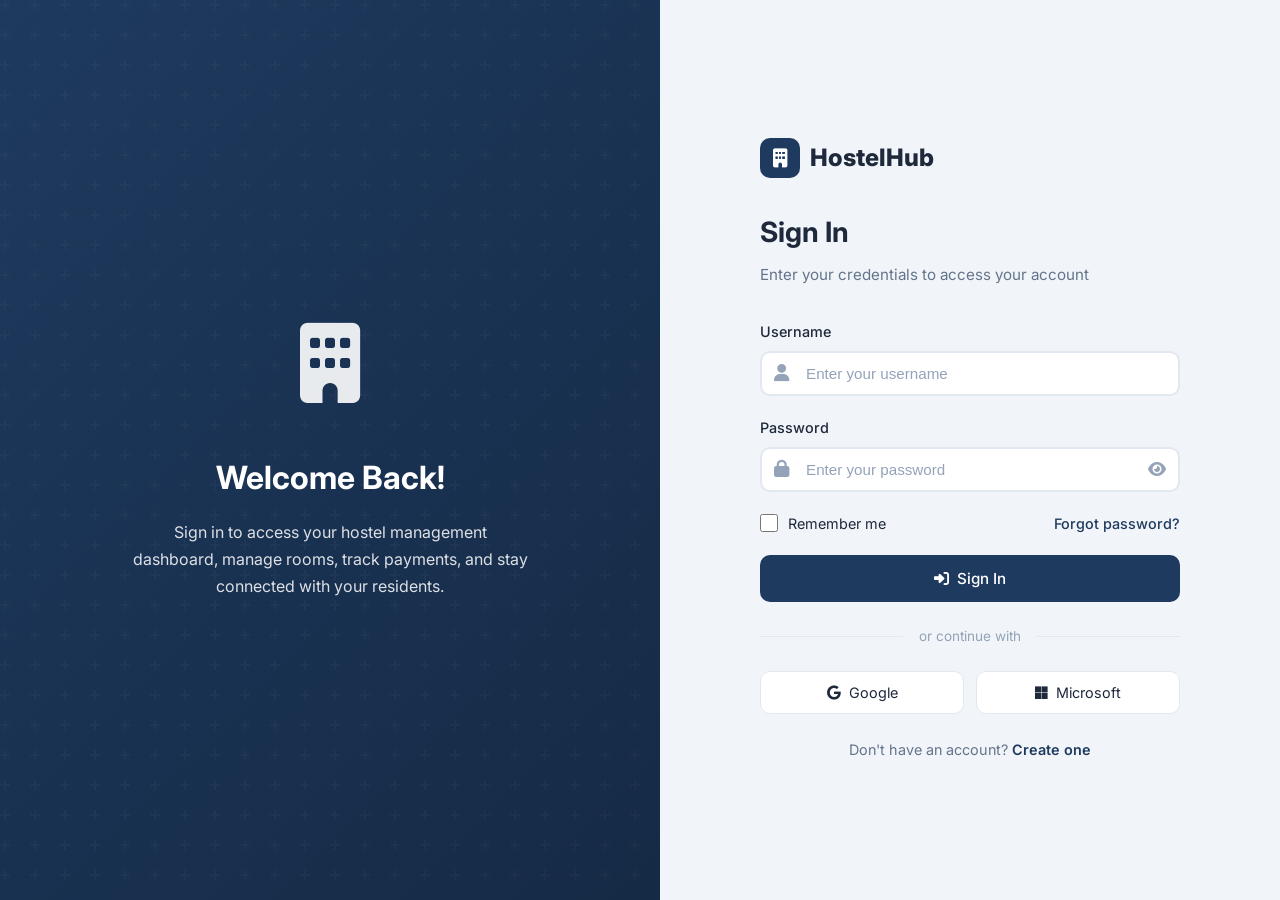
<file: complaints.html>
<!DOCTYPE html>
<html lang="en" data-theme="light">
<head>
  <meta charset="UTF-8">
  <meta name="viewport" content="width=device-width, initial-scale=1.0">
  <title>Complaints - HostelHub</title>
  <link rel="preconnect" href="https://fonts.googleapis.com">
  <link href="https://fonts.googleapis.com/css2?family=Inter:wght@300;400;500;600;700;800&display=swap" rel="stylesheet">
  <link rel="stylesheet" href="https://cdnjs.cloudflare.com/ajax/libs/font-awesome/6.5.1/css/all.min.css">
  <link rel="stylesheet" href="css/style.css">
  <link rel="stylesheet" href="css/responsive.css">
  <style>
    .ticket-card { background: var(--bg-card); border-radius: var(--radius-lg); border: 1px solid var(--border); padding: 20px; margin-bottom: 16px; transition: all var(--transition-fast); }
    .ticket-card:hover { box-shadow: var(--shadow-md); }
    .ticket-header { display: flex; align-items: center; justify-content: space-between; margin-bottom: 12px; }
    .ticket-id { font-size: 0.85rem; font-weight: 600; color: var(--primary); }
    .ticket-priority { padding: 4px 10px; border-radius: 20px; font-size: 0.75rem; font-weight: 600; text-transform: uppercase; }
    .ticket-priority.low { background: rgba(16,185,129,0.15); color: var(--success); }
    .ticket-priority.medium { background: rgba(59,130,246,0.15); color: var(--info); }
    .ticket-priority.high { background: rgba(245,158,11,0.15); color: var(--warning); }
    .ticket-priority.critical { background: rgba(239,68,68,0.15); color: var(--danger); }
    .ticket-title { font-size: 1rem; font-weight: 600; margin-bottom: 8px; color: var(--text-primary); }
    .ticket-meta { display: flex; gap: 16px; font-size: 0.85rem; color: var(--text-secondary); margin-bottom: 12px; flex-wrap: wrap; }
    .ticket-meta span { display: flex; align-items: center; gap: 4px; }
    .ticket-status { display: inline-flex; align-items: center; gap: 6px; padding: 6px 14px; border-radius: var(--radius-md); font-size: 0.8rem; font-weight: 600; }
    .ticket-status.pending { background: rgba(245,158,11,0.15); color: var(--warning); }
    .ticket-status.in-progress { background: rgba(59,130,246,0.15); color: var(--info); }
    .ticket-status.resolved { background: rgba(16,185,129,0.15); color: var(--success); }
    .ticket-actions { display: flex; gap: 8px; margin-top: 12px; }
    .ticket-filters { display: flex; gap: 12px; margin-bottom: 20px; flex-wrap: wrap; }
  </style>
</head>
<body>
  <div class="mobile-overlay" id="mobile-overlay"></div>
  <aside class="sidebar" id="sidebar">
    <div class="sidebar-header">
      <div class="sidebar-logo"><i class="fas fa-building"></i></div>
      <span class="sidebar-brand">HostelHub</span>
    </div>
    <nav class="sidebar-nav">
      <ul>
        <li><a href="dashboard.html"><i class="fas fa-th-large"></i><span>Dashboard</span></a></li>
        <li><a href="rooms.html"><i class="fas fa-bed"></i><span>Rooms</span></a></li>
        <li><a href="students.html"><i class="fas fa-users"></i><span>Students</span></a></li>
        <li><a href="payments.html"><i class="fas fa-credit-card"></i><span>Payments</span></a></li>
        <li><a href="complaints.html" class="active"><i class="fas fa-wrench"></i><span>Complaints</span></a></li>
        <li><a href="notices.html"><i class="fas fa-bullhorn"></i><span>Notices</span></a></li>
        <li><a href="settings.html"><i class="fas fa-cog"></i><span>Settings</span></a></li>
      </ul>
    </nav>
    <div class="sidebar-footer">
      <button class="sidebar-toggle" id="sidebar-toggle"><i class="fas fa-chevron-left"></i><span>Collapse</span></button>
    </div>
  </aside>

  <main class="main-content">
    <header class="top-header">
      <button class="header-btn" id="mobile-menu-toggle"><i class="fas fa-bars"></i></button>
      <div class="header-search"><i class="fas fa-search"></i><input type="text" placeholder="Search complaints..." data-search="complaints"></div>
      <div class="header-actions">
        <button class="header-btn" id="theme-toggle"><i class="fas fa-moon"></i></button>
        <button class="header-btn" style="position:relative"><i class="fas fa-bell"></i><span class="badge-dot" id="notification-badge"></span></button>
        <div class="dropdown">
          <div class="header-profile dropdown-trigger">
            <img src="https://ui-avatars.com/api/?name=Admin+User&background=4f46e5&color=fff" alt="Profile">
            <div class="header-profile-info">
              <div class="header-profile-name">Admin User</div>
              <div class="header-profile-role">Administrator</div>
            <i class="fas fa-chevron-down" style="font-size:0.75rem;color:var(--text-muted)"></i>
          </div>
          <div class="dropdown-menu">
            <a href="settings.html" class="dropdown-item"><i class="fas fa-user"></i> Profile</a>
            <a href="settings.html" class="dropdown-item"><i class="fas fa-cog"></i> Settings</a>
            <div class="dropdown-divider"></div>
            <a href="#" class="dropdown-item" onclick="logout();return false"><i class="fas fa-sign-out-alt"></i> Logout</a>
          </div>
      </div>
    </header>

    <div class="page-content">
      <div class="page-header">
        <div>
          <h1 class="page-title">Complaints & Maintenance</h1>
          <p class="page-subtitle">Track and resolve student complaints and maintenance requests.</p>
        </div>
        <button class="btn btn-primary" onclick="openModal('add-complaint-modal')"><i class="fas fa-plus"></i> New Ticket</button>
      </div>
      <div class="ticket-filters">
        <select class="form-select" onchange="filterTickets(this.value,'status')" style="width:auto">
          <option value="">All Status</option>
          <option value="pending">Pending</option>
          <option value="in-progress">In Progress</option>
          <option value="resolved">Resolved</option>
        </select>
        <select class="form-select" onchange="filterTickets(this.value,'priority')" style="width:auto">
          <option value="">All Priorities</option>
          <option value="low">Low</option>
          <option value="medium">Medium</option>
          <option value="high">High</option>
          <option value="critical">Critical</option>
        </select>
        <select class="form-select" onchange="filterTickets(this.value,'category')" style="width:auto">
          <option value="">All Categories</option>
          <option value="electrical">Electrical</option>
          <option value="plumbing">Plumbing</option>
          <option value="furniture">Furniture</option>
          <option value="cleaning">Cleaning</option>
          <option value="other">Other</option>
        </select>
      </div>
      <div id="tickets-container"></div>
  </main>

  <div class="modal-overlay" id="add-complaint-modal">
    <div class="modal">
      <div class="modal-header">
        <h3 class="modal-title">New Complaint</h3>
        <button class="modal-close" onclick="closeModal('add-complaint-modal')"><i class="fas fa-times"></i></button>
      </div>
      <div class="modal-body">
        <form>
          <div class="form-group"><label class="form-label">Title</label><input type="text" class="form-input" placeholder="Brief description of the issue"></div>
          <div class="grid grid-cols-2 gap-4">
            <div class="form-group"><label class="form-label">Category</label>
              <select class="form-select">
                <option>Electrical</option>
                <option>Plumbing</option>
                <option>Furniture</option>
                <option>Cleaning</option>
                <option>Other</option>
              </select>
            </div>
            <div class="form-group"><label class="form-label">Priority</label>
              <select class="form-select">
                <option value="low">Low</option>
                <option value="medium">Medium</option>
                <option value="high">High</option>
                <option value="critical">Critical</option>
              </select>
            </div>
            <div class="form-group"><label class="form-label">Room Number</label><input type="text" class="form-input" placeholder="e.g. 101"></div>
            <div class="form-group"><label class="form-label">Student Name</label><input type="text" class="form-input" placeholder="Student name"></div>
          <div class="form-group"><label class="form-label">Description</label><textarea class="form-textarea" placeholder="Detailed description of the issue..."></textarea></div>
        </form>
      </div>
      <div class="modal-footer">
        <button class="btn btn-secondary" onclick="closeModal('add-complaint-modal')">Cancel</button>
        <button class="btn btn-primary" onclick="saveTicket()"><i class="fas fa-save"></i> Submit</button>
      </div>
  </div>

  <script src="js/main.js"></script>
  <script>
    if (localStorage.getItem('isLoggedIn') !== 'true') {
      window.location.href = 'login.html';
    }

    const ticketsData = [
      {id:'TKT-001',title:'AC not working in Room 304',category:'Electrical',priority:'high',room:'304',student:'John Doe',status:'pending',date:'Jan 10, 2024',description:'The air conditioner is not cooling properly.'},
      {id:'TKT-002',title:'Leaky faucet in bathroom',category:'Plumbing',priority:'medium',room:'205',student:'Sarah Johnson',status:'in-progress',date:'Jan 9, 2024',description:'Faucet in the bathroom is dripping continuously.'},
      {id:'TKT-003',title:'Broken chair in common room',category:'Furniture',priority:'low',room:'Common',student:'Michael Chen',status:'resolved',date:'Jan 8, 2024',description:'One of the chairs in the common room is broken.'},
      {id:'TKT-004',title:'No hot water in shower',category:'Plumbing',priority:'critical',room:'412',student:'Emily Davis',status:'pending',date:'Jan 11, 2024',description:'Hot water is not available in the shower since morning.'},
      {id:'TKT-005',title:'WiFi not connecting',category:'Electrical',priority:'medium',room:'301',student:'David Wilson',status:'in-progress',date:'Jan 10, 2024',description:'Unable to connect to WiFi from Room 301.'},
      {id:'TKT-006',title:'Room cleaning request',category:'Cleaning',priority:'low',room:'203',student:'Lisa Brown',status:'resolved',date:'Jan 7, 2024',description:'Request for deep cleaning of the room.'}
    ];

    function renderTickets(data = ticketsData) {
      const container = document.getElementById('tickets-container');
      container.innerHTML = '';
      data.forEach(ticket => {
        const card = document.createElement('div');
        card.className = 'ticket-card';
        card.setAttribute('data-search-target', 'complaints');
        card.innerHTML = `
          <div class="ticket-header">
            <span class="ticket-id">${ticket.id}</span>
            <span class="ticket-priority ${ticket.priority}">${ticket.priority}</span>
          </div>
          <div class="ticket-title">${ticket.title}</div>
          <div class="ticket-meta">
            <span><i class="fas fa-bed"></i> Room ${ticket.room}</span>
            <span><i class="fas fa-user"></i> ${ticket.student}</span>
            <span><i class="fas fa-folder"></i> ${ticket.category}</span>
            <span><i class="fas fa-calendar"></i> ${ticket.date}</span>
          </div>
          <p style="font-size:0.9rem;color:var(--text-secondary);margin-bottom:12px">${ticket.description}</p>
          <div style="display:flex;align-items:center;justify-content:space-between">
            <span class="ticket-status ${ticket.status}"><i class="fas fa-circle" style="font-size:6px"></i> ${ticket.status.replace('-', ' ').replace(/\b\w/g, l => l.toUpperCase())}</span>
            <div class="ticket-actions">
              ${ticket.status !== 'resolved' ? `<button class="btn btn-sm btn-success" onclick="updateStatus('${ticket.id}', 'resolved')"><i class="fas fa-check"></i> Resolve</button>` : ''}
              ${ticket.status === 'pending' ? `<button class="btn btn-sm btn-primary" onclick="updateStatus('${ticket.id}', 'in-progress')"><i class="fas fa-play"></i> Start</button>` : ''}
              <button class="btn btn-sm btn-secondary"><i class="fas fa-eye"></i> View</button>
            </div>`;
        container.appendChild(card);
      });
    }

    function filterTickets(value, type) {
      let filtered = ticketsData;
      if (value) filtered = filtered.filter(t => t[type] === value);
      renderTickets(filtered);
    }

    function updateStatus(id, status) {
      const ticket = ticketsData.find(t => t.id === id);
      if (ticket) { ticket.status = status; renderTickets(); showToast('Updated', `Ticket ${id} marked as ${status}`, 'success'); }
    }

    function saveTicket() {
      showToast('Success', 'Complaint submitted successfully', 'success');
      closeModal('add-complaint-modal');
    }

    renderTickets();
  </script>
</body>
</html>
</file>
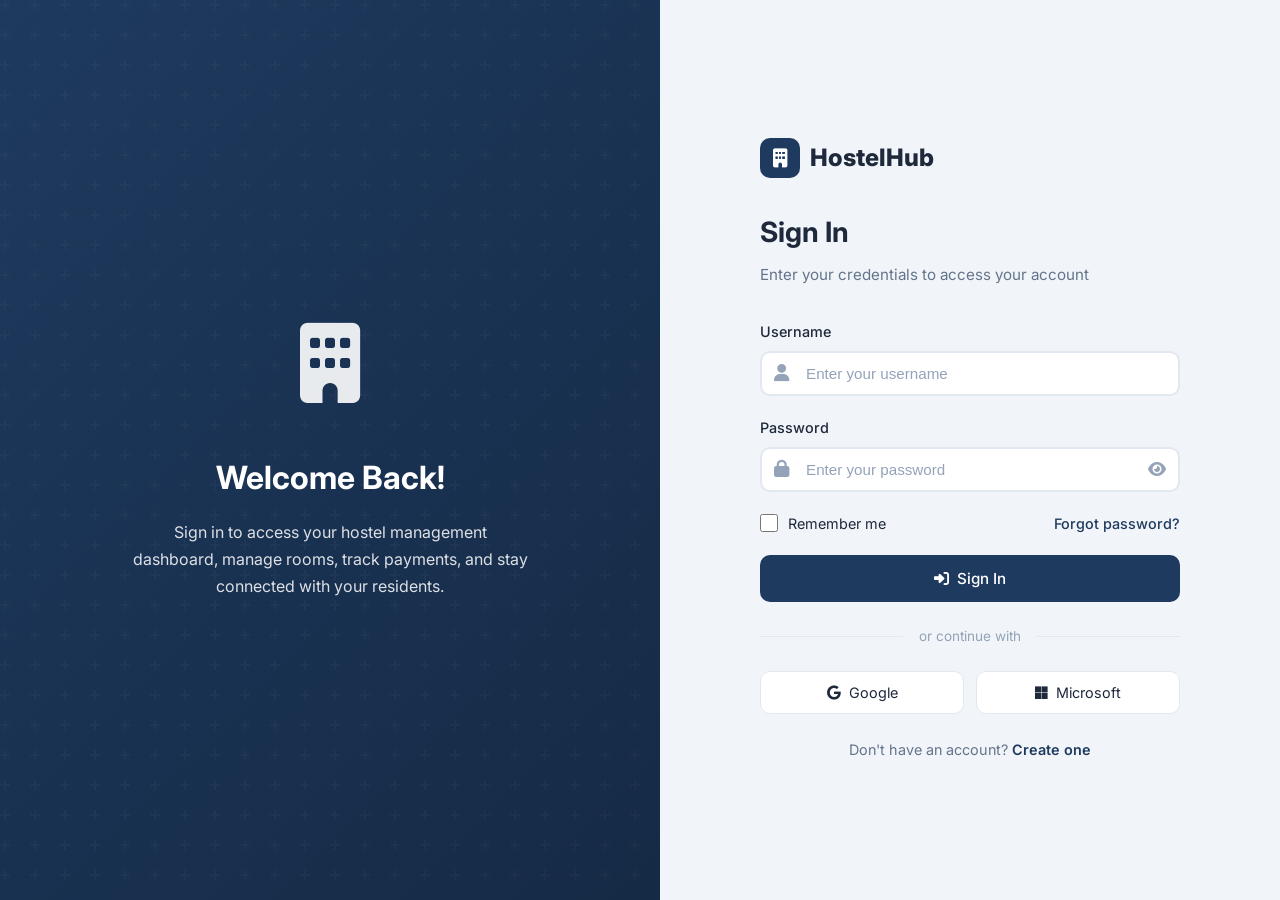
<file: finance.html>
<!DOCTYPE html>
<html lang="en" data-theme="light">
<head>
  <meta charset="UTF-8">
  <meta name="viewport" content="width=device-width, initial-scale=1.0">
  <title>Finance Settings - HostelHub</title>
  <link rel="preconnect" href="https://fonts.googleapis.com">
  <link href="https://fonts.googleapis.com/css2?family=Inter:wght@300;400;500;600;700;800&display=swap" rel="stylesheet">
  <link rel="stylesheet" href="https://cdnjs.cloudflare.com/ajax/libs/font-awesome/6.5.1/css/all.min.css">
  <link rel="stylesheet" href="css/style.css">
  <link rel="stylesheet" href="css/responsive.css">
  <style>
    .fee-grid { display: grid; grid-template-columns: repeat(auto-fit, minmax(220px, 1fr)); gap: 16px; margin-bottom: 24px; }
    .fee-card { background: var(--bg-card); border: 1px solid var(--border); border-radius: var(--radius-lg); padding: 20px; text-align: center; transition: all var(--transition-fast); }
    .fee-card:hover { box-shadow: var(--shadow-md); transform: translateY(-2px); }
    .fee-card .fee-icon { width: 48px; height: 48px; border-radius: 50%; display: flex; align-items: center; justify-content: center; margin: 0 auto 12px; font-size: 1.2rem; }
    .fee-card .fee-label { font-size: 0.85rem; color: var(--text-secondary); margin-bottom: 4px; }
    .fee-card .fee-value { font-size: 1.5rem; font-weight: 800; color: var(--primary); }
    .charge-row { display: flex; align-items: center; justify-content: space-between; padding: 14px 16px; background: var(--bg-tertiary); border-radius: var(--radius-md); margin-bottom: 10px; }
    .charge-row .charge-info { display: flex; align-items: center; gap: 12px; }
    .charge-row .charge-icon { width: 36px; height: 36px; border-radius: var(--radius-md); display: flex; align-items: center; justify-content: center; background: var(--bg-card); color: var(--primary); font-size: 0.9rem; }
    .student-fee-editor { display: grid; grid-template-columns: 1fr 1fr; gap: 16px; }
    @media(max-width:768px){ .student-fee-editor { grid-template-columns: 1fr; } }
  </style>
</head>
<body>
  <div class="mobile-overlay" id="mobile-overlay"></div>
  <aside class="sidebar" id="sidebar">
    <div class="sidebar-header"><div class="sidebar-logo"><i class="fas fa-building"></i></div><span class="sidebar-brand">HostelHub</span></div>
    <nav class="sidebar-nav"><ul>
      <li><a href="dashboard.html"><i class="fas fa-th-large"></i><span>Dashboard</span></a></li>
      <li><a href="rooms.html"><i class="fas fa-bed"></i><span>Rooms</span></a></li>
      <li><a href="students.html"><i class="fas fa-users"></i><span>Students</span></a></li>
      <li><a href="payments.html"><i class="fas fa-credit-card"></i><span>Payments</span></a></li>
      <li><a href="finance.html" class="active"><i class="fas fa-dollar-sign"></i><span>Finance</span></a></li>
      <li><a href="complaints.html"><i class="fas fa-wrench"></i><span>Complaints</span></a></li>
      <li><a href="notices.html"><i class="fas fa-bullhorn"></i><span>Notices</span></a></li>
      <li><a href="settings.html"><i class="fas fa-cog"></i><span>Settings</span></a></li>
    </ul></nav>
    <div class="sidebar-footer"><button class="sidebar-toggle" id="sidebar-toggle"><i class="fas fa-chevron-left"></i><span>Collapse</span></button></div>
  </aside>

  <main class="main-content">
    <header class="top-header">
      <button class="header-btn" id="mobile-menu-toggle"><i class="fas fa-bars"></i></button>
      <div class="header-search"><i class="fas fa-search"></i><input type="text" placeholder="Search..."></div>
      <div class="header-actions">
        <button class="header-btn" id="theme-toggle"><i class="fas fa-moon"></i></button>
        <button class="header-btn" style="position:relative"><i class="fas fa-bell"></i><span class="badge-dot" id="notification-badge"></span></button>
        <div class="dropdown">
          <div class="header-profile dropdown-trigger"><img src="https://ui-avatars.com/api/?name=Admin+User&background=1e3a5f&color=fff" alt="Profile"><div class="header-profile-info"><div class="header-profile-name">Admin User</div><div class="header-profile-role">Administrator</div><i class="fas fa-chevron-down" style="font-size:0.75rem;color:var(--text-muted)"></i></div></div>
          <div class="dropdown-menu"><a href="settings.html" class="dropdown-item"><i class="fas fa-user"></i> Profile</a><a href="settings.html" class="dropdown-item"><i class="fas fa-cog"></i> Settings</a><div class="dropdown-divider"></div><a href="#" class="dropdown-item" onclick="logout();return false"><i class="fas fa-sign-out-alt"></i> Logout</a></div>
        </div>
      </div>
    </header>

    <div class="page-content">
      <div class="page-header">
        <div><h1 class="page-title">Finance Settings</h1><p class="page-subtitle">Configure fee structures, charges, and student billing.</p></div>
        <button class="btn btn-primary" onclick="saveAllFinance()"><i class="fas fa-save"></i> Save All Changes</button>
      </div>

      <!-- Variable Fee Structure -->
      <div class="card" style="margin-bottom:24px">
        <div class="card-header"><h3 class="card-title"><i class="fas fa-tags" style="color:var(--primary);margin-right:8px"></i>Variable Fee Structure</h3></div>
        <div class="card-body">
          <div class="fee-grid" id="fee-grid"></div>
          <button class="btn btn-secondary" onclick="openModal('add-fee-modal')"><i class="fas fa-plus"></i> Add Fee Category</button>
        </div>
      </div>

      <!-- Additional Charges -->
      <div class="card" style="margin-bottom:24px">
        <div class="card-header"><h3 class="card-title"><i class="fas fa-receipt" style="color:var(--primary);margin-right:8px"></i>Additional Charges Manager</h3></div>
        <div class="card-body">
          <div id="charges-list"></div>
          <button class="btn btn-secondary" style="margin-top:12px" onclick="openModal('add-charge-modal')"><i class="fas fa-plus"></i> Add Charge</button>
        </div>
      </div>

      <!-- Student Fee Editor -->
      <div class="card">
        <div class="card-header"><h3 class="card-title"><i class="fas fa-user-edit" style="color:var(--primary);margin-right:8px"></i>Edit Student Fee (Scholarships / Discounts)</h3></div>
        <div class="card-body">
          <div class="student-fee-editor">
            <div class="form-group">
              <label class="form-label">Select Student</label>
              <select class="form-select" id="fee-student-select" onchange="loadStudentFee()"></select>
            </div>
            <div class="form-group">
              <label class="form-label">Base Room Fee</label>
              <input type="number" class="form-input" id="fee-base" readonly>
            </div>
            <div class="form-group">
              <label class="form-label">Scholarship / Discount ($)</label>
              <input type="number" class="form-input" id="fee-discount" placeholder="0" oninput="calcTotal()">
            </div>
            <div class="form-group">
              <label class="form-label">Additional Charges ($)</label>
              <input type="number" class="form-input" id="fee-additional" placeholder="0" oninput="calcTotal()">
            </div>
            <div class="form-group" style="grid-column:span 2">
              <label class="form-label">Final Fee Per Month</label>
              <div style="font-size:2rem;font-weight:800;color:var(--primary)" id="fee-final">$0</div>
            </div>
          </div>
          <button class="btn btn-primary" onclick="saveStudentFee()"><i class="fas fa-save"></i> Save Student Fee</button>
        </div>
      </div>
    </div>
  </main>

  <!-- Add Fee Modal -->
  <div class="modal-overlay" id="add-fee-modal">
    <div class="modal" style="max-width:400px">
      <div class="modal-header"><h3 class="modal-title">Add Fee Category</h3><button class="modal-close" onclick="closeModal('add-fee-modal')"><i class="fas fa-times"></i></button></div>
      <div class="modal-body">
        <div class="form-group"><label class="form-label">Category Name</label><input type="text" class="form-input" id="new-fee-name" placeholder="e.g. 2-Bed AC"></div>
        <div class="form-group"><label class="form-label">Monthly Fee ($)</label><input type="number" class="form-input" id="new-fee-amount" placeholder="e.g. 200"></div>
      </div>
      <div class="modal-footer"><button class="btn btn-secondary" onclick="closeModal('add-fee-modal')">Cancel</button><button class="btn btn-primary" onclick="addFeeCategory()">Add</button></div>
    </div>
  </div>

  <!-- Add Charge Modal -->
  <div class="modal-overlay" id="add-charge-modal">
    <div class="modal" style="max-width:400px">
      <div class="modal-header"><h3 class="modal-title">Add Charge</h3><button class="modal-close" onclick="closeModal('add-charge-modal')"><i class="fas fa-times"></i></button></div>
      <div class="modal-body">
        <div class="form-group"><label class="form-label">Charge Name</label><input type="text" class="form-input" id="new-charge-name" placeholder="e.g. Late Payment Fine"></div>
        <div class="form-group"><label class="form-label">Amount ($)</label><input type="number" class="form-input" id="new-charge-amount" placeholder="e.g. 25"></div>
        <div class="form-group"><label class="form-label">Type</label><select class="form-select" id="new-charge-type"><option value="one-time">One-time</option><option value="recurring">Recurring</option></select></div>
      </div>
      <div class="modal-footer"><button class="btn btn-secondary" onclick="closeModal('add-charge-modal')">Cancel</button><button class="btn btn-primary" onclick="addCharge()">Add</button></div>
    </div>
  </div>

  <script src="js/main.js"></script>
  <script>
    if (localStorage.getItem('isLoggedIn') !== 'true') window.location.href = 'login.html';

    let financeData = JSON.parse(localStorage.getItem('financeData')) || {
      fees: [
        { id: 1, name: '1-Bed AC', amount: 300 },
        { id: 2, name: '1-Bed Non-AC', amount: 200 },
        { id: 3, name: '2-Bed AC', amount: 180 },
        { id: 4, name: '2-Bed Non-AC', amount: 120 },
        { id: 5, name: '3-Bed AC', amount: 140 },
        { id: 6, name: '3-Bed Non-AC', amount: 100 },
        { id: 7, name: '4-Bed AC', amount: 110 },
        { id: 8, name: '4-Bed Non-AC', amount: 80 }
      ],
      charges: [
        { id: 1, name: 'Security Deposit', amount: 500, type: 'one-time', icon: 'fa-shield-alt' },
        { id: 2, name: 'Late Payment Fine', amount: 25, type: 'recurring', icon: 'fa-clock' },
        { id: 3, name: 'Electricity Unit Charges', amount: 0.15, type: 'recurring', icon: 'fa-bolt' },
        { id: 4, name: 'Mess Fees', amount: 150, type: 'recurring', icon: 'fa-utensils' }
      ],
      studentFees: {}
    };

    const students = JSON.parse(localStorage.getItem('studentsData')) || [
      { id: 1, name: 'John Doe', roomFee: 200 },
      { id: 2, name: 'Sarah Johnson', roomFee: 180 },
      { id: 3, name: 'Michael Chen', roomFee: 120 }
    ];

    function renderFees() {
      const grid = document.getElementById('fee-grid');
      grid.innerHTML = financeData.fees.map(f => `
        <div class="fee-card">
          <div class="fee-icon" style="background:rgba(30,58,95,0.1);color:var(--primary)"><i class="fas fa-tag"></i></div>
          <div class="fee-label">${f.name}</div>
          <div class="fee-value">$${f.amount}<span style="font-size:0.8rem;color:var(--text-muted)">/mo</span></div>
          <div style="margin-top:10px;display:flex;gap:6px;justify-content:center">
            <button class="btn btn-sm btn-secondary" onclick="editFee(${f.id})"><i class="fas fa-edit"></i></button>
            <button class="btn btn-sm btn-danger" onclick="deleteFee(${f.id})"><i class="fas fa-trash"></i></button>
          </div>
        </div>
      `).join('');
    }

    function renderCharges() {
      const list = document.getElementById('charges-list');
      list.innerHTML = financeData.charges.map(c => `
        <div class="charge-row">
          <div class="charge-info">
            <div class="charge-icon"><i class="fas ${c.icon}"></i></div>
            <div>
              <div style="font-weight:600">${c.name}</div>
              <div style="font-size:0.8rem;color:var(--text-muted)">${c.type === 'one-time' ? 'One-time' : 'Recurring'}</div>
            </div>
          </div>
          <div style="display:flex;align-items:center;gap:12px">
            <div style="font-weight:700;color:var(--primary)">$${c.amount}</div>
            <button class="btn btn-sm btn-danger" onclick="deleteCharge(${c.id})"><i class="fas fa-trash"></i></button>
          </div>
        </div>
      `).join('');
    }

    function loadStudentSelect() {
      const sel = document.getElementById('fee-student-select');
      sel.innerHTML = '<option value="">Select Student</option>' + students.map(s => `<option value="${s.id}">${s.name}</option>`).join('');
    }

    function loadStudentFee() {
      const id = document.getElementById('fee-student-select').value;
      if (!id) return;
      const student = students.find(s => s.id == id);
      const custom = financeData.studentFees[id] || {};
      document.getElementById('fee-base').value = student.roomFee;
      document.getElementById('fee-discount').value = custom.discount || 0;
      document.getElementById('fee-additional').value = custom.additional || 0;
      calcTotal();
    }

    function calcTotal() {
      const base = parseFloat(document.getElementById('fee-base').value) || 0;
      const discount = parseFloat(document.getElementById('fee-discount').value) || 0;
      const additional = parseFloat(document.getElementById('fee-additional').value) || 0;
      const total = Math.max(0, base - discount + additional);
      document.getElementById('fee-final').textContent = '$' + total.toFixed(2);
    }

    function saveStudentFee() {
      const id = document.getElementById('fee-student-select').value;
      if (!id) { showToast('Error', 'Select a student first', 'danger'); return; }
      financeData.studentFees[id] = {
        discount: parseFloat(document.getElementById('fee-discount').value) || 0,
        additional: parseFloat(document.getElementById('fee-additional').value) || 0
      };
      localStorage.setItem('financeData', JSON.stringify(financeData));
      showToast('Saved', 'Student fee updated', 'success');
    }

    function addFeeCategory() {
      const name = document.getElementById('new-fee-name').value;
      const amount = parseFloat(document.getElementById('new-fee-amount').value);
      if (!name || !amount) return;
      financeData.fees.push({ id: Date.now(), name, amount });
      localStorage.setItem('financeData', JSON.stringify(financeData));
      closeModal('add-fee-modal');
      renderFees();
      showToast('Added', 'Fee category added', 'success');
    }

    function deleteFee(id) {
      financeData.fees = financeData.fees.filter(f => f.id !== id);
      localStorage.setItem('financeData', JSON.stringify(financeData));
      renderFees();
    }

    function editFee(id) {
      const f = financeData.fees.find(x => x.id === id);
      const newAmount = prompt('Enter new amount for ' + f.name + ':', f.amount);
      if (newAmount) { f.amount = parseFloat(newAmount); localStorage.setItem('financeData', JSON.stringify(financeData)); renderFees(); showToast('Updated', 'Fee updated', 'success'); }
    }

    function addCharge() {
      const name = document.getElementById('new-charge-name').value;
      const amount = parseFloat(document.getElementById('new-charge-amount').value);
      const type = document.getElementById('new-charge-type').value;
      if (!name || !amount) return;
      financeData.charges.push({ id: Date.now(), name, amount, type, icon: 'fa-receipt' });
      localStorage.setItem('financeData', JSON.stringify(financeData));
      closeModal('add-charge-modal');
      renderCharges();
      showToast('Added', 'Charge added', 'success');
    }

    function deleteCharge(id) {
      financeData.charges = financeData.charges.filter(c => c.id !== id);
      localStorage.setItem('financeData', JSON.stringify(financeData));
      renderCharges();
    }

    function saveAllFinance() {
      localStorage.setItem('financeData', JSON.stringify(financeData));
      showToast('Saved', 'All finance settings saved', 'success');
    }

    renderFees();
    renderCharges();
    loadStudentSelect();
  </script>
</body>
</html>
</file>
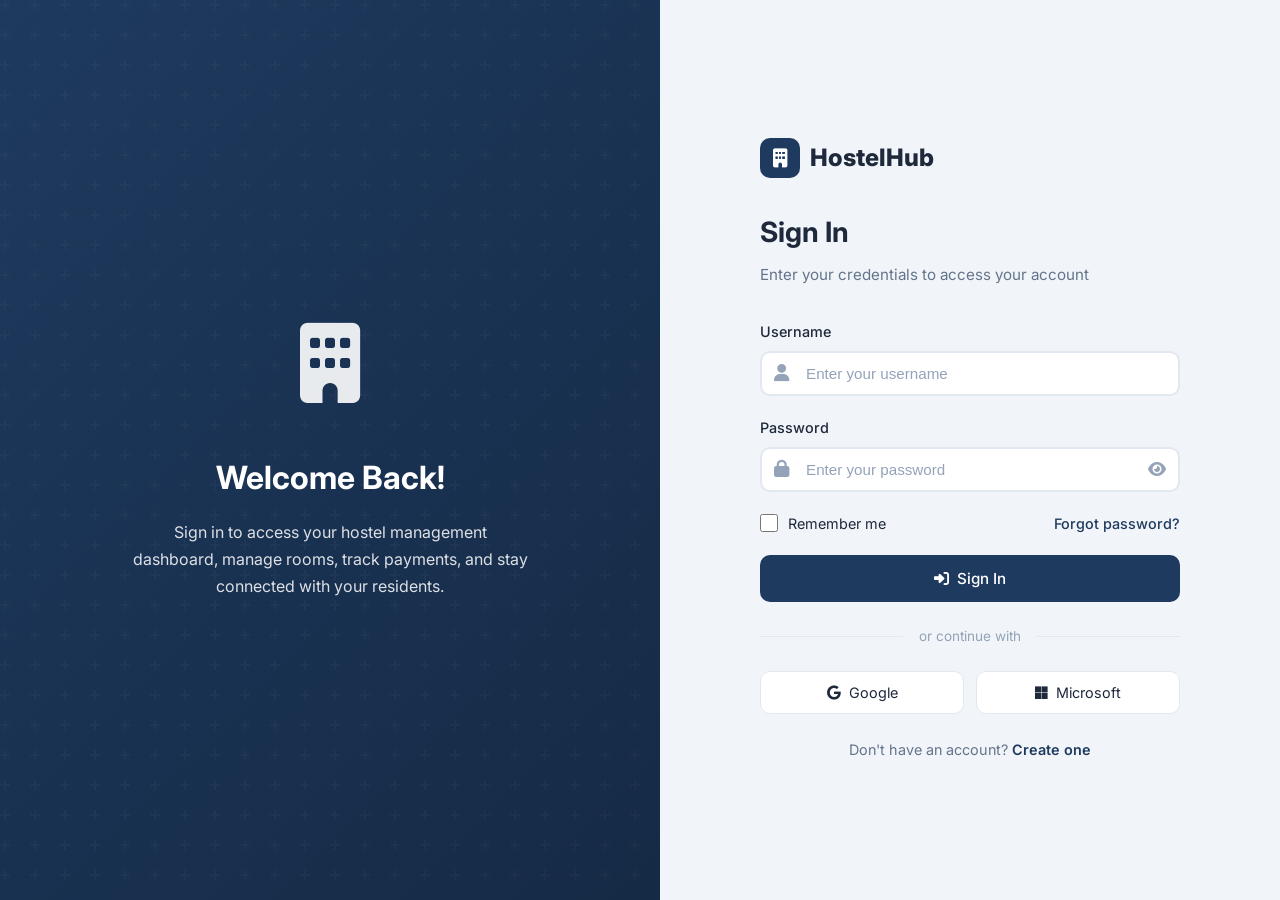
<file: login.html>
<!DOCTYPE html>
<html lang="en" data-theme="light">
<head>
  <meta charset="UTF-8">
  <meta name="viewport" content="width=device-width, initial-scale=1.0">
  <title>Login - HostelHub</title>
  <link rel="preconnect" href="https://fonts.googleapis.com">
  <link href="https://fonts.googleapis.com/css2?family=Inter:wght@300;400;500;600;700;800&display=swap" rel="stylesheet">
  <link rel="stylesheet" href="https://cdnjs.cloudflare.com/ajax/libs/font-awesome/6.5.1/css/all.min.css">
  <link rel="stylesheet" href="css/style.css">
  <style>
    .auth-page{min-height:100vh;display:flex;background:var(--bg-primary)}
    .auth-container{display:flex;width:100%;min-height:100vh}
    .auth-illustration{flex:1;background:linear-gradient(135deg,var(--primary) 0%,var(--primary-dark) 100%);display:flex;flex-direction:column;align-items:center;justify-content:center;padding:60px;color:white;position:relative;overflow:hidden}
    .auth-illustration::before{content:'';position:absolute;inset:0;background:url("data:image/svg+xml,%3Csvg width='60' height='60' viewBox='0 0 60 60' xmlns='http://www.w3.org/2000/svg'%3E%3Cg fill='none' fill-rule='evenodd'%3E%3Cg fill='%23ffffff' fill-opacity='0.05'%3E%3Cpath d='M36 34v-4h-2v4h-4v2h4v4h2v-4h4v-2h-4zm0-30V0h-2v4h-4v2h4v4h2V6h4V4h-4zM6 34v-4H4v4H0v2h4v4h2v-4h4v-2H6zM6 4V0H4v4H0v2h4v4h2V6h4V4H6z'/%3E%3C/g%3E%3C/g%3E%3C/svg%3E");opacity:0.5}
    .auth-illustration-content{position:relative;z-index:1;text-align:center;max-width:400px}
    .auth-illustration-icon{font-size:5rem;margin-bottom:24px;opacity:0.9}
    .auth-illustration h2{font-size:2rem;font-weight:700;margin-bottom:16px}
    .auth-illustration p{font-size:1rem;opacity:0.85;line-height:1.7}
    .auth-form-wrapper{flex:1;display:flex;align-items:center;justify-content:center;padding:60px 40px;background:var(--bg-primary)}
    .auth-form{width:100%;max-width:420px}
    .auth-logo{display:flex;align-items:center;gap:10px;font-size:1.5rem;font-weight:800;color:var(--text-primary);margin-bottom:32px}
    .auth-logo-icon{width:40px;height:40px;background:var(--primary);border-radius:var(--radius-md);display:flex;align-items:center;justify-content:center;color:white;font-size:1.2rem}
    .auth-header{margin-bottom:32px}
    .auth-header h1{font-size:1.75rem;font-weight:700;margin-bottom:8px;color:var(--text-primary)}
    .auth-header p{color:var(--text-secondary);font-size:0.95rem}
    .auth-divider{display:flex;align-items:center;gap:16px;margin:24px 0;color:var(--text-muted);font-size:0.85rem}
    .auth-divider::before,.auth-divider::after{content:'';flex:1;height:1px;background:var(--border)}
    .social-login{display:grid;grid-template-columns:1fr 1fr;gap:12px;margin-bottom:24px}
    .social-btn{display:flex;align-items:center;justify-content:center;gap:8px;padding:12px;border:1px solid var(--border);border-radius:var(--radius-md);background:var(--bg-card);color:var(--text-primary);font-size:0.9rem;transition:all var(--transition-fast)}
    .social-btn:hover{background:var(--bg-tertiary)}
    .auth-footer{text-align:center;margin-top:24px;font-size:0.9rem;color:var(--text-secondary)}
    .auth-footer a{color:var(--primary);font-weight:600}
    .remember-forgot{display:flex;align-items:center;justify-content:space-between;margin-bottom:20px;font-size:0.9rem}
    .forgot-link{color:var(--primary);font-weight:500}
    .password-toggle{position:absolute;right:14px;top:50%;transform:translateY(-50%);color:var(--text-muted);cursor:pointer;background:none;border:none;font-size:1rem}
    .password-toggle:hover{color:var(--text-secondary)}
    @media(max-width:768px){.auth-illustration{display:none}.auth-form-wrapper{padding:40px 24px}}
  </style>
</head>
<body>
  <div class="auth-page">
    <div class="auth-container">
      <div class="auth-illustration">
        <div class="auth-illustration-content">
          <div class="auth-illustration-icon"><i class="fas fa-building"></i></div>
          <h2>Welcome Back!</h2>
          <p>Sign in to access your hostel management dashboard, manage rooms, track payments, and stay connected with your residents.</p>
        </div>
      </div>
      <div class="auth-form-wrapper">
        <div class="auth-form">
          <a href="index.html" class="auth-logo">
            <div class="auth-logo-icon"><i class="fas fa-building"></i></div>
            HostelHub
          </a>
          <div class="auth-header">
            <h1>Sign In</h1>
            <p>Enter your credentials to access your account</p>
          </div>
          <form id="login-form" onsubmit="handleLogin(event)">
            <div class="form-group">
              <label class="form-label">Username</label>
              <div class="input-icon-wrapper">
                <i class="fas fa-user input-icon"></i>
                <input type="text" class="form-input" id="login-username" placeholder="Enter your username" required>
              </div>
            </div>
            <div class="form-group">
              <label class="form-label">Password</label>
              <div class="input-icon-wrapper" style="position:relative">
                <i class="fas fa-lock input-icon"></i>
                <input type="password" class="form-input" id="login-password" placeholder="Enter your password" required>
                <button type="button" class="password-toggle" onclick="togglePassword('login-password',this)">
                  <i class="fas fa-eye"></i>
                </button>
              </div>
            </div>
            <div class="remember-forgot">
              <label class="form-check">
                <input type="checkbox" id="remember-me">
                <span>Remember me</span>
              </label>
              <a href="#" class="forgot-link" onclick="alert('Password reset link sent to your email');return false">Forgot password?</a>
            </div>
            <button type="submit" class="btn btn-primary w-full" style="padding:14px">
              <i class="fas fa-sign-in-alt"></i> Sign In
            </button>
            <div id="login-error" style="display:none;margin-top:16px;padding:12px 16px;background:rgba(239,68,68,0.1);border:1px solid rgba(239,68,68,0.3);border-radius:var(--radius-md);color:var(--danger);font-size:0.9rem;text-align:center;">
              <i class="fas fa-exclamation-circle"></i> Invalid Credentials
            </div>
          </form>
          <div class="auth-divider">or continue with</div>
          <div class="social-login">
            <button class="social-btn"><i class="fab fa-google"></i> Google</button>
            <button class="social-btn"><i class="fab fa-microsoft"></i> Microsoft</button>
          </div>
          <div class="auth-footer">
            Don't have an account? <a href="register.html">Create one</a>
          </div>
      </div>
    </div>
  </div>
  <script src="js/main.js"></script>
  <script>
    function handleLogin(e) {
      e.preventDefault();
      const username = document.getElementById('login-username').value.trim();
      const password = document.getElementById('login-password').value;

      // Check hardcoded admin
      if ((username === 'admin' || username === 'admin@hostelhub.com') && password === 'admin123') {
        const userData = {
          id: 1,
          name: 'Admin User',
          email: 'admin@hostelhub.com',
          role: 'Administrator',
          avatar: 'https://ui-avatars.com/api/?name=Admin+User&background=4f46e5&color=fff'
        };
        localStorage.setItem('isLoggedIn', 'true');
        localStorage.setItem('user', JSON.stringify(userData));
        window.location.href = 'dashboard.html';
        return;
      }

      // Check registered users in localStorage
      const users = JSON.parse(localStorage.getItem('users') || '[]');
      const user = users.find(u => (u.email === username || u.name === username) && u.password === password);

      if (user) {
        localStorage.setItem('isLoggedIn', 'true');
        localStorage.setItem('user', JSON.stringify(user));
        window.location.href = 'dashboard.html';
        return;
      }

      // Invalid credentials
      document.getElementById('login-error').style.display = 'block';
      setTimeout(() => document.getElementById('login-error').style.display = 'none', 3000);
    }

    function togglePassword(inputId, btn) {
      const input = document.getElementById(inputId);
      const icon = btn.querySelector('i');
      if (input.type === 'password') {
        input.type = 'text';
        icon.classList.replace('fa-eye', 'fa-eye-slash');
      } else {
        input.type = 'password';
        icon.classList.replace('fa-eye-slash', 'fa-eye');
      }
    }
  </script>
</body>
</html>
</file>
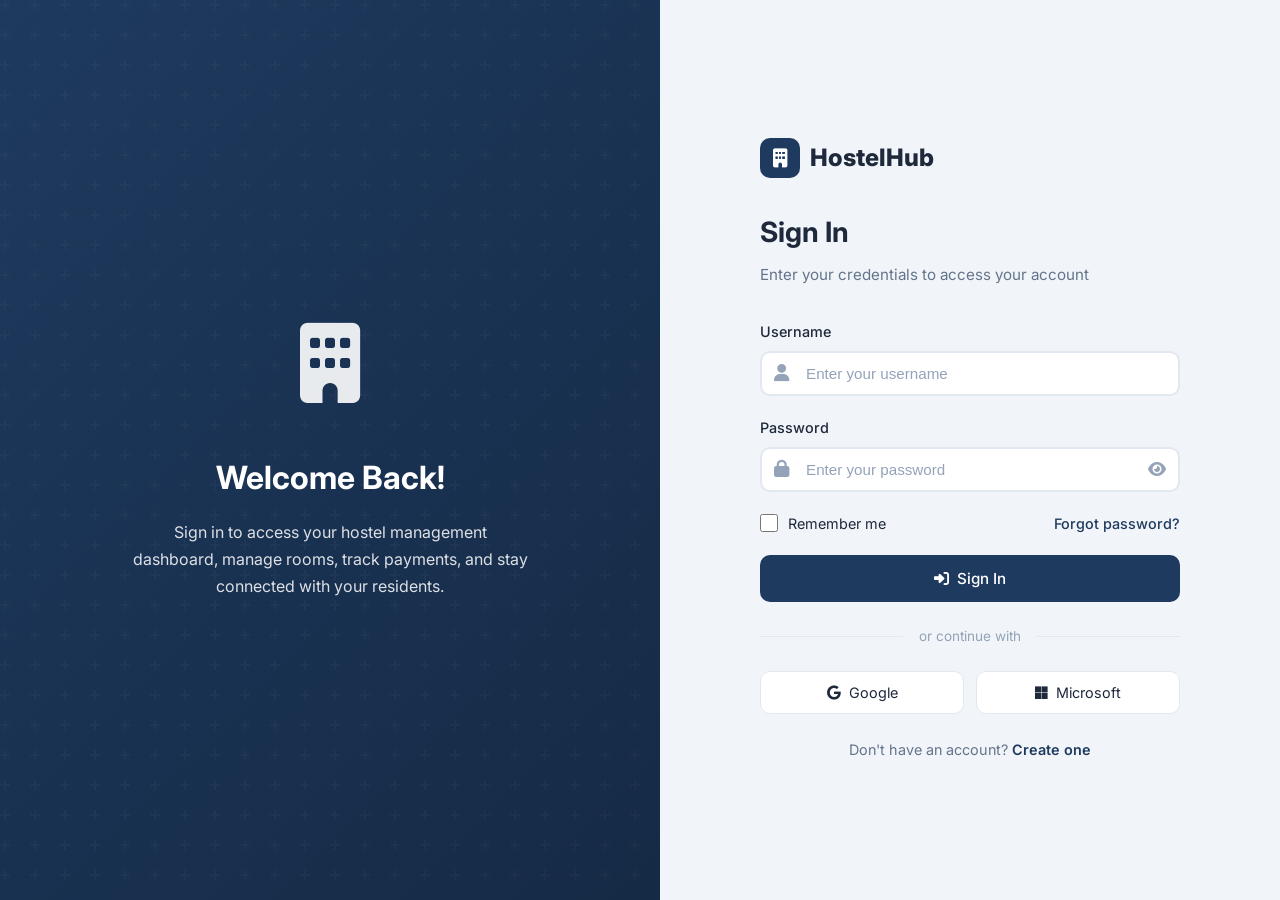
<file: notices.html>
<!DOCTYPE html>
<html lang="en" data-theme="light">
<head>
  <meta charset="UTF-8">
  <meta name="viewport" content="width=device-width, initial-scale=1.0">
  <title>Notices - HostelHub</title>
  <link rel="preconnect" href="https://fonts.googleapis.com">
  <link href="https://fonts.googleapis.com/css2?family=Inter:wght@300;400;500;600;700;800&display=swap" rel="stylesheet">
  <link rel="stylesheet" href="https://cdnjs.cloudflare.com/ajax/libs/font-awesome/6.5.1/css/all.min.css">
  <link rel="stylesheet" href="css/style.css">
  <link rel="stylesheet" href="css/responsive.css">
  <style>
    .notice-card { background: var(--bg-card); border-radius: var(--radius-lg); border: 1px solid var(--border); padding: 24px; margin-bottom: 16px; transition: all var(--transition-fast); position: relative; }
    .notice-card:hover { box-shadow: var(--shadow-md); }
    .notice-card.pinned { border-left: 4px solid var(--primary); }
    .notice-pin { position: absolute; top: 16px; right: 16px; color: var(--primary); font-size: 1rem; }
    .notice-category { display: inline-flex; align-items: center; gap: 6px; padding: 4px 10px; border-radius: 20px; font-size: 0.75rem; font-weight: 600; margin-bottom: 12px; }
    .notice-category.announcement { background: rgba(79,70,229,0.15); color: var(--primary); }
    .notice-category.event { background: rgba(16,185,129,0.15); color: var(--success); }
    .notice-category.urgent { background: rgba(239,68,68,0.15); color: var(--danger); }
    .notice-category.maintenance { background: rgba(245,158,11,0.15); color: var(--warning); }
    .notice-title { font-size: 1.1rem; font-weight: 700; margin-bottom: 8px; color: var(--text-primary); }
    .notice-content { font-size: 0.95rem; color: var(--text-secondary); line-height: 1.7; margin-bottom: 16px; }
    .notice-meta { display: flex; gap: 16px; font-size: 0.85rem; color: var(--text-muted); }
    .notice-meta span { display: flex; align-items: center; gap: 4px; }
  </style>
</head>
<body>
  <div class="mobile-overlay" id="mobile-overlay"></div>
  <aside class="sidebar" id="sidebar">
    <div class="sidebar-header">
      <div class="sidebar-logo"><i class="fas fa-building"></i></div>
      <span class="sidebar-brand">HostelHub</span>
    </div>
    <nav class="sidebar-nav">
      <ul>
        <li><a href="dashboard.html"><i class="fas fa-th-large"></i><span>Dashboard</span></a></li>
        <li><a href="rooms.html"><i class="fas fa-bed"></i><span>Rooms</span></a></li>
        <li><a href="students.html"><i class="fas fa-users"></i><span>Students</span></a></li>
        <li><a href="payments.html"><i class="fas fa-credit-card"></i><span>Payments</span></a></li>
        <li><a href="complaints.html"><i class="fas fa-wrench"></i><span>Complaints</span></a></li>
        <li><a href="notices.html" class="active"><i class="fas fa-bullhorn"></i><span>Notices</span></a></li>
        <li><a href="settings.html"><i class="fas fa-cog"></i><span>Settings</span></a></li>
      </ul>
    </nav>
    <div class="sidebar-footer">
      <button class="sidebar-toggle" id="sidebar-toggle"><i class="fas fa-chevron-left"></i><span>Collapse</span></button>
    </div>
  </aside>

  <main class="main-content">
    <header class="top-header">
      <button class="header-btn" id="mobile-menu-toggle"><i class="fas fa-bars"></i></button>
      <div class="header-search"><i class="fas fa-search"></i><input type="text" placeholder="Search notices..." data-search="notices"></div>
      <div class="header-actions">
        <button class="header-btn" id="theme-toggle"><i class="fas fa-moon"></i></button>
        <button class="header-btn" style="position:relative"><i class="fas fa-bell"></i><span class="badge-dot" id="notification-badge"></span></button>
        <div class="dropdown">
          <div class="header-profile dropdown-trigger">
            <img src="https://ui-avatars.com/api/?name=Admin+User&background=4f46e5&color=fff" alt="Profile">
            <div class="header-profile-info">
              <div class="header-profile-name">Admin User</div>
              <div class="header-profile-role">Administrator</div>
            <i class="fas fa-chevron-down" style="font-size:0.75rem;color:var(--text-muted)"></i>
          </div>
          <div class="dropdown-menu">
            <a href="settings.html" class="dropdown-item"><i class="fas fa-user"></i> Profile</a>
            <a href="settings.html" class="dropdown-item"><i class="fas fa-cog"></i> Settings</a>
            <div class="dropdown-divider"></div>
            <a href="#" class="dropdown-item" onclick="logout();return false"><i class="fas fa-sign-out-alt"></i> Logout</a>
          </div>
      </div>
    </header>

    <div class="page-content">
      <div class="page-header">
        <div>
          <h1 class="page-title">Notices & Announcements</h1>
          <p class="page-subtitle">Post and manage announcements for hostel residents.</p>
        </div>
        <button class="btn btn-primary" onclick="openModal('add-notice-modal')"><i class="fas fa-plus"></i> New Notice</button>
      </div>
      <div class="room-filters" style="margin-bottom:20px">
        <select class="form-select" onchange="filterNotices(this.value)" style="width:auto">
          <option value="">All Categories</option>
          <option value="announcement">Announcement</option>
          <option value="event">Event</option>
          <option value="urgent">Urgent</option>
          <option value="maintenance">Maintenance</option>
        </select>
      </div>
      <div id="notices-container"></div>
  </main>

  <div class="modal-overlay" id="add-notice-modal">
    <div class="modal">
      <div class="modal-header">
        <h3 class="modal-title">New Notice</h3>
        <button class="modal-close" onclick="closeModal('add-notice-modal')"><i class="fas fa-times"></i></button>
      </div>
      <div class="modal-body">
        <form>
          <div class="form-group"><label class="form-label">Title</label><input type="text" class="form-input" placeholder="Notice title"></div>
          <div class="grid grid-cols-2 gap-4">
            <div class="form-group"><label class="form-label">Category</label>
              <select class="form-select">
                <option value="announcement">Announcement</option>
                <option value="event">Event</option>
                <option value="urgent">Urgent</option>
                <option value="maintenance">Maintenance</option>
              </select>
            </div>
            <div class="form-group"><label class="form-label">Pin Notice</label>
              <select class="form-select">
                <option value="yes">Yes</option>
                <option value="no">No</option>
              </select>
            </div>
          <div class="form-group"><label class="form-label">Content</label><textarea class="form-textarea" placeholder="Write your notice content here..." style="min-height:150px"></textarea></div>
        </form>
      </div>
      <div class="modal-footer">
        <button class="btn btn-secondary" onclick="closeModal('add-notice-modal')">Cancel</button>
        <button class="btn btn-primary" onclick="saveNotice()"><i class="fas fa-paper-plane"></i> Post Notice</button>
      </div>
  </div>

  <script src="js/main.js"></script>
  <script>
    if (localStorage.getItem('isLoggedIn') !== 'true') {
      window.location.href = 'login.html';
    }

    const noticesData = [
      {id:1,title:'Water Supply Maintenance - Jan 15',category:'maintenance',pinned:true,author:'Admin',date:'Jan 12, 2024',content:'Please be informed that there will be water supply maintenance on January 15, 2024, from 10:00 AM to 2:00 PM. Please store sufficient water in advance.'},
      {id:2,title:'New Year Celebration Event',category:'event',pinned:false,author:'Student Council',date:'Jan 10, 2024',content:'Join us for the New Year celebration in the common hall on January 20th at 6:00 PM. Dinner and entertainment will be provided. All residents are welcome!'},
      {id:3,title:'Important: Updated Hostel Rules',category:'announcement',pinned:true,author:'Admin',date:'Jan 8, 2024',content:'Please review the updated hostel rules and regulations. Key changes include revised quiet hours (10 PM - 6 AM) and updated visitor policies. Rules available on the notice board.'},
      {id:4,title:'Fire Safety Drill - Jan 18',category:'urgent',pinned:false,author:'Safety Team',date:'Jan 11, 2024',content:'Mandatory fire safety drill on January 18 at 11:00 AM. All residents must participate. Please follow the evacuation routes posted on each floor.'},
      {id:5,title:'WiFi Upgrade Scheduled',category:'maintenance',pinned:false,author:'IT Team',date:'Jan 9, 2024',content:'We are upgrading the hostel WiFi infrastructure on January 16. There may be intermittent connectivity during the upgrade period (2 AM - 6 AM).'}
    ];

    function renderNotices(data = noticesData) {
      const container = document.getElementById('notices-container');
      container.innerHTML = '';
      const sorted = [...data].sort((a, b) => b.pinned - a.pinned);
      sorted.forEach(notice => {
        const card = document.createElement('div');
        card.className = `notice-card ${notice.pinned ? 'pinned' : ''}`;
        card.setAttribute('data-search-target', 'notices');
        card.innerHTML = `
          ${notice.pinned ? '<div class="notice-pin"><i class="fas fa-thumbtack"></i></div>' : ''}
          <span class="notice-category ${notice.category}">
            <i class="fas ${notice.category === 'announcement' ? 'fa-bullhorn' : notice.category === 'event' ? 'fa-calendar' : notice.category === 'urgent' ? 'fa-exclamation-circle' : 'fa-wrench'}"></i>
            ${notice.category.charAt(0).toUpperCase() + notice.category.slice(1)}
          </span>
          <div class="notice-title">${notice.title}</div>
          <div class="notice-content">${notice.content}</div>
          <div class="notice-meta">
            <span><i class="fas fa-user"></i> ${notice.author}</span>
            <span><i class="fas fa-calendar"></i> ${notice.date}</span>
          </div>`;
        container.appendChild(card);
      });
    }

    function filterNotices(category) {
      const filtered = category ? noticesData.filter(n => n.category === category) : noticesData;
      renderNotices(filtered);
    }

    function saveNotice() {
      showToast('Success', 'Notice posted successfully', 'success');
      closeModal('add-notice-modal');
    }

    renderNotices();
  </script>
</body>
</html>
</file>
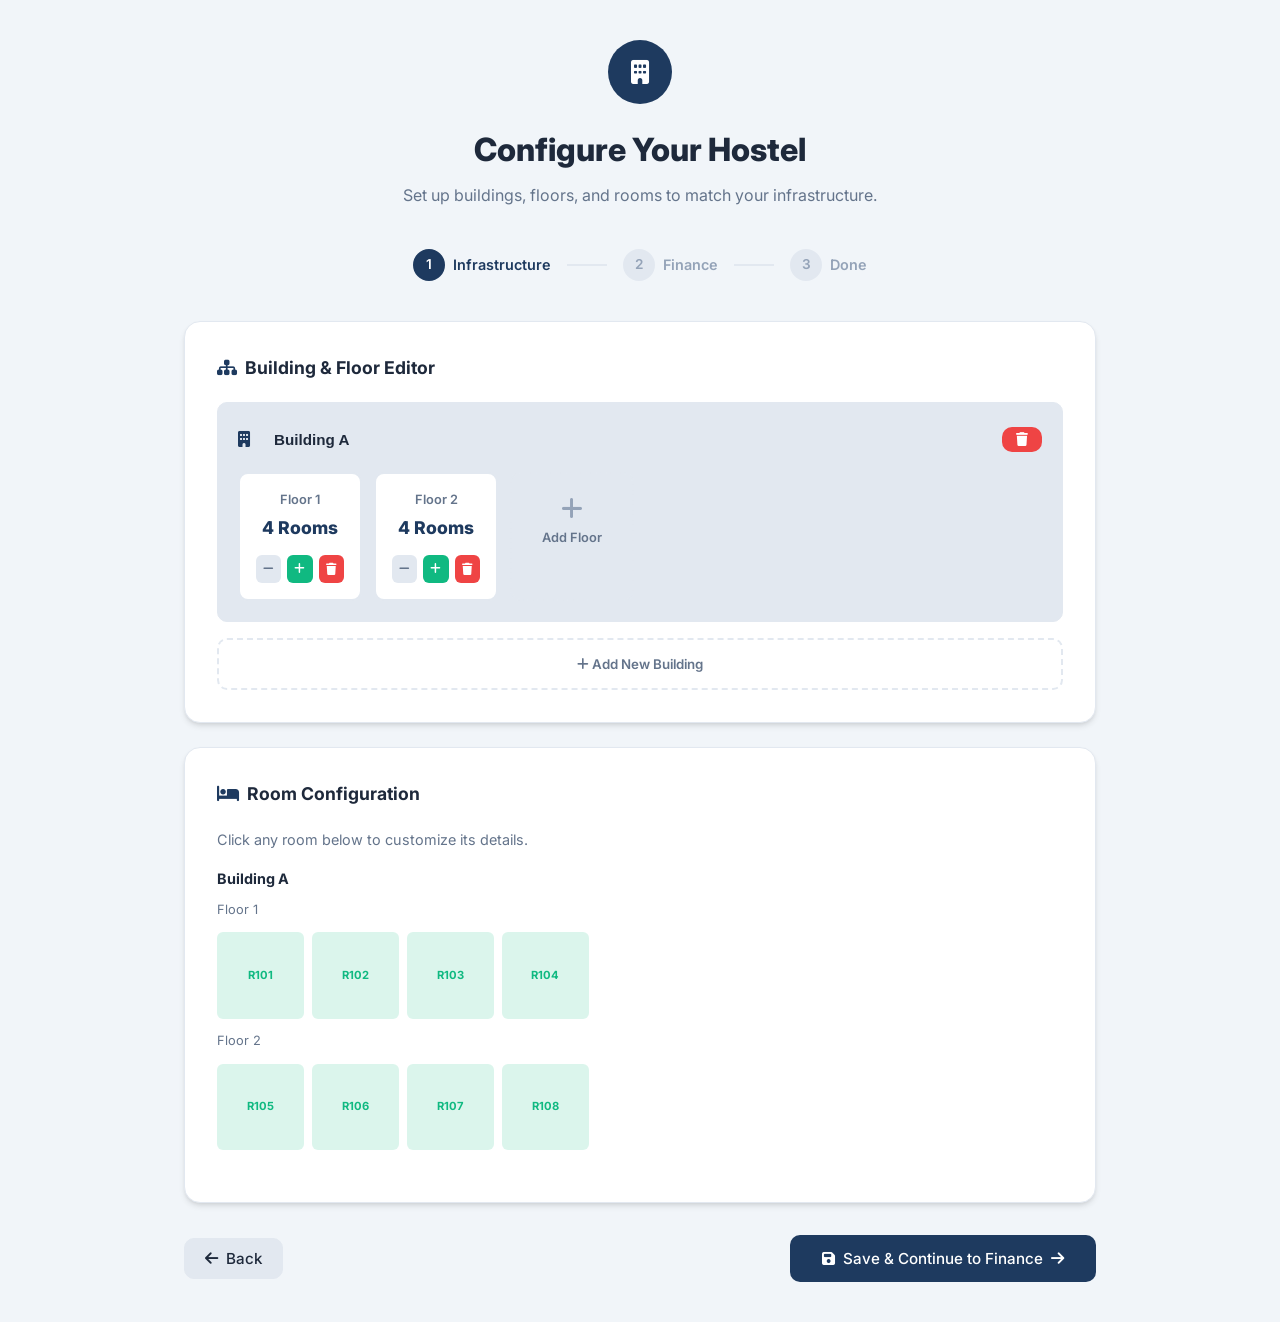
<file: onboarding.html>
<!DOCTYPE html>
<html lang="en" data-theme="light">
<head>
  <meta charset="UTF-8">
  <meta name="viewport" content="width=device-width, initial-scale=1.0">
  <title>Setup Your Hostel - HostelHub</title>
  <link rel="preconnect" href="https://fonts.googleapis.com">
  <link href="https://fonts.googleapis.com/css2?family=Inter:wght@300;400;500;600;700;800&display=swap" rel="stylesheet">
  <link rel="stylesheet" href="https://cdnjs.cloudflare.com/ajax/libs/font-awesome/6.5.1/css/all.min.css">
  <link rel="stylesheet" href="css/style.css">
  <style>
    .setup-page { min-height: 100vh; background: var(--bg-primary); padding: 40px 0; }
    .setup-container { max-width: 960px; margin: 0 auto; padding: 0 24px; }
    .setup-header { text-align: center; margin-bottom: 40px; }
    .setup-header h1 { font-size: 2rem; font-weight: 800; color: var(--text-primary); margin-bottom: 8px; }
    .setup-header p { color: var(--text-secondary); }
    .setup-stepper { display: flex; align-items: center; justify-content: center; gap: 16px; margin-bottom: 40px; }
    .step { display: flex; align-items: center; gap: 8px; font-size: 0.9rem; font-weight: 600; color: var(--text-muted); }
    .step.active { color: var(--primary); }
    .step-dot { width: 32px; height: 32px; border-radius: 50%; background: var(--bg-tertiary); display: flex; align-items: center; justify-content: center; font-size: 0.85rem; border: 2px solid var(--border); }
    .step.active .step-dot { background: var(--primary); color: white; border-color: var(--primary); }
    .step-line { width: 40px; height: 2px; background: var(--border); }
    .setup-card { background: var(--bg-card); border-radius: var(--radius-lg); border: 1px solid var(--border); box-shadow: var(--shadow-md); padding: 32px; margin-bottom: 24px; }
    .setup-card h3 { font-size: 1.1rem; font-weight: 700; margin-bottom: 20px; color: var(--text-primary); }
    .building-item { background: var(--bg-tertiary); border-radius: var(--radius-md); padding: 20px; margin-bottom: 16px; border: 1px solid var(--border); }
    .building-header { display: flex; align-items: center; justify-content: space-between; margin-bottom: 16px; }
    .building-name { font-weight: 700; color: var(--text-primary); }
    .floor-grid { display: grid; grid-template-columns: repeat(auto-fill, minmax(120px, 1fr)); gap: 12px; }
    .floor-box { background: var(--bg-card); border: 2px solid var(--border); border-radius: var(--radius-md); padding: 16px; text-align: center; cursor: pointer; transition: all var(--transition-fast); position: relative; }
    .floor-box:hover { border-color: var(--primary); transform: translateY(-2px); }
    .floor-box .floor-label { font-size: 0.8rem; font-weight: 600; color: var(--text-secondary); margin-bottom: 4px; }
    .floor-box .floor-rooms { font-size: 1.1rem; font-weight: 800; color: var(--primary); }
    .floor-actions { display: flex; gap: 6px; margin-top: 12px; justify-content: center; }
    .floor-actions button { width: 28px; height: 28px; border-radius: var(--radius-sm); border: none; cursor: pointer; font-size: 0.75rem; display: flex; align-items: center; justify-content: center; }
    .btn-add-floor { background: var(--success); color: white; }
    .btn-del-floor { background: var(--danger); color: white; }
    .btn-edit-floor { background: var(--bg-tertiary); color: var(--text-secondary); }
    .add-building-btn { width: 100%; padding: 16px; border: 2px dashed var(--border); border-radius: var(--radius-md); background: transparent; color: var(--text-secondary); font-weight: 600; cursor: pointer; transition: all var(--transition-fast); }
    .add-building-btn:hover { border-color: var(--primary); color: var(--primary); background: rgba(30,58,95,0.03); }
    .inventory-grid { display: grid; grid-template-columns: repeat(2, 1fr); gap: 12px; }
    .inventory-item { display: flex; align-items: center; gap: 10px; padding: 10px 14px; background: var(--bg-tertiary); border-radius: var(--radius-md); font-size: 0.9rem; }
    .inventory-item input { accent-color: var(--primary); }
    .setup-footer { display: flex; justify-content: space-between; align-items: center; margin-top: 32px; }
    .room-mini-grid { display: grid; grid-template-columns: repeat(auto-fill, minmax(80px, 1fr)); gap: 8px; margin-top: 12px; }
    .room-mini { aspect-ratio: 1; border-radius: var(--radius-sm); display: flex; align-items: center; justify-content: center; font-size: 0.7rem; font-weight: 700; cursor: pointer; border: 2px solid transparent; transition: all var(--transition-fast); }
    .room-mini:hover { transform: scale(1.08); border-color: var(--primary); }
    .room-mini.ac { background: rgba(59,130,246,0.15); color: var(--info); }
    .room-mini.non-ac { background: rgba(16,185,129,0.15); color: var(--success); }
  </style>
</head>
<body>
  <div class="setup-page">
    <div class="setup-container">
      <div class="setup-header">
        <div style="width:64px;height:64px;border-radius:50%;background:var(--primary);display:flex;align-items:center;justify-content:center;color:white;font-size:1.5rem;margin:0 auto 20px;"><i class="fas fa-building"></i></div>
        <h1>Configure Your Hostel</h1>
        <p>Set up buildings, floors, and rooms to match your infrastructure.</p>
      </div>

      <div class="setup-stepper">
        <div class="step active"><div class="step-dot">1</div><span>Infrastructure</span></div>
        <div class="step-line"></div>
        <div class="step"><div class="step-dot">2</div><span>Finance</span></div>
        <div class="step-line"></div>
        <div class="step"><div class="step-dot">3</div><span>Done</span></div>
      </div>

      <!-- Building & Floor Editor -->
      <div class="setup-card">
        <h3><i class="fas fa-sitemap" style="color:var(--primary);margin-right:8px;"></i>Building & Floor Editor</h3>
        <div id="buildings-container"></div>
        <button class="add-building-btn" onclick="addBuilding()"><i class="fas fa-plus"></i> Add New Building</button>
      </div>

      <!-- Room Detailer -->
      <div class="setup-card">
        <h3><i class="fas fa-bed" style="color:var(--primary);margin-right:8px;"></i>Room Configuration</h3>
        <p style="font-size:0.9rem;color:var(--text-secondary);margin-bottom:16px;">Click any room below to customize its details.</p>
        <div id="room-map"></div>
      </div>

      <div class="setup-footer">
        <button class="btn btn-secondary" onclick="location.href='register.html'"><i class="fas fa-arrow-left"></i> Back</button>
        <button class="btn btn-primary" onclick="saveSetup()" style="padding:14px 32px"><i class="fas fa-save"></i> Save & Continue to Finance <i class="fas fa-arrow-right"></i></button>
      </div>
    </div>
  </div>

  <!-- Room Detail Modal -->
  <div class="modal-overlay" id="room-detail-modal">
    <div class="modal" style="max-width:520px">
      <div class="modal-header">
        <h3 class="modal-title"><i class="fas fa-door-open"></i> Room Details</h3>
        <button class="modal-close" onclick="closeModal('room-detail-modal')"><i class="fas fa-times"></i></button>
      </div>
      <div class="modal-body">
        <div class="form-group">
          <label class="form-label">Custom Room Name</label>
          <input type="text" class="form-input" id="room-custom-name" placeholder="e.g. Premium Suite 101">
        </div>
        <div class="grid grid-cols-2 gap-4">
          <div class="form-group">
            <label class="form-label">Bed Configuration</label>
            <select class="form-select" id="room-beds">
              <option value="1">1 Bed</option>
              <option value="2">2 Beds</option>
              <option value="3">3 Beds</option>
              <option value="4">4 Beds</option>
            </select>
          </div>
          <div class="form-group">
            <label class="form-label">AC Status</label>
            <select class="form-select" id="room-ac">
              <option value="ac">AC Room</option>
              <option value="non-ac">Non-AC Room</option>
            </select>
          </div>
        </div>
        <div class="form-group">
          <label class="form-label">Room Inventory</label>
          <div class="inventory-grid">
            <label class="inventory-item"><input type="checkbox" id="inv-table"> Study Table</label>
            <label class="inventory-item"><input type="checkbox" id="inv-almirah"> Almirah</label>
            <label class="inventory-item"><input type="checkbox" id="inv-fan"> Fan</label>
            <label class="inventory-item"><input type="checkbox" id="inv-washroom"> Attached Washroom</label>
            <label class="inventory-item"><input type="checkbox" id="inv-wifi"> WiFi Router</label>
            <label class="inventory-item"><input type="checkbox" id="inv-balcony"> Balcony</label>
          </div>
        </div>
      </div>
      <div class="modal-footer">
        <button class="btn btn-secondary" onclick="closeModal('room-detail-modal')">Cancel</button>
        <button class="btn btn-primary" onclick="saveRoomDetail()"><i class="fas fa-check"></i> Save Room</button>
      </div>
    </div>
  </div>

  <script src="js/main.js"></script>
  <script>
    let hostelConfig = JSON.parse(localStorage.getItem('hostelConfig')) || {
      buildings: [
        { id: 1, name: 'Building A', floors: [
          { id: 1, label: 'Floor 1', rooms: 4 },
          { id: 2, label: 'Floor 2', rooms: 4 }
        ]}
      ],
      rooms: {}
    };
    let currentRoomId = null;

    function renderBuildings() {
      const container = document.getElementById('buildings-container');
      container.innerHTML = '';
      hostelConfig.buildings.forEach((building, bIndex) => {
        const div = document.createElement('div');
        div.className = 'building-item';
        div.innerHTML = `
          <div class="building-header">
            <div style="display:flex;align-items:center;gap:12px">
              <i class="fas fa-building" style="color:var(--primary)"></i>
              <input type="text" class="form-input" style="width:200px;padding:8px 12px;font-size:0.95rem;font-weight:700;border:none;background:transparent" value="${building.name}" onchange="renameBuilding(${bIndex},this.value)">
            </div>
            <button class="btn btn-sm btn-danger" onclick="deleteBuilding(${bIndex})"><i class="fas fa-trash"></i></button>
          </div>
          <div class="floor-grid">
            ${building.floors.map((floor, fIndex) => `
              <div class="floor-box">
                <div class="floor-label">${floor.label}</div>
                <div class="floor-rooms">${floor.rooms} Rooms</div>
                <div class="floor-actions">
                  <button class="btn-edit-floor" onclick="editFloorRooms(${bIndex},${fIndex},-1)" title="Remove room"><i class="fas fa-minus"></i></button>
                  <button class="btn-add-floor" onclick="editFloorRooms(${bIndex},${fIndex},1)" title="Add room"><i class="fas fa-plus"></i></button>
                  <button class="btn-del-floor" onclick="deleteFloor(${bIndex},${fIndex})" title="Delete floor"><i class="fas fa-trash"></i></button>
                </div>
              </div>
            `).join('')}
            <div class="floor-box" style="border-style:dashed;background:transparent" onclick="addFloor(${bIndex})">
              <div style="font-size:1.5rem;color:var(--text-muted)"><i class="fas fa-plus"></i></div>
              <div class="floor-label">Add Floor</div>
            </div>
          </div>`;
        container.appendChild(div);
      });
      renderRoomMap();
    }

    function renderRoomMap() {
      const container = document.getElementById('room-map');
      container.innerHTML = '';
      let roomNum = 101;
      hostelConfig.buildings.forEach((building, bIndex) => {
        const bDiv = document.createElement('div');
        bDiv.style.marginBottom = '20px';
        bDiv.innerHTML = `<div style="font-weight:700;color:var(--text-primary);margin-bottom:10px;font-size:0.9rem;">${building.name}</div>`;
        building.floors.forEach((floor, fIndex) => {
          const fDiv = document.createElement('div');
          fDiv.style.marginBottom = '12px';
          fDiv.innerHTML = `<div style="font-size:0.8rem;color:var(--text-secondary);margin-bottom:6px;">${floor.label}</div>`;
          const grid = document.createElement('div');
          grid.className = 'room-mini-grid';
          for (let r = 0; r < floor.rooms; r++) {
            const roomId = `B${bIndex}-F${fIndex}-R${r}`;
            const roomData = hostelConfig.rooms[roomId] || {};
            const isAc = roomData.ac === 'ac';
            const btn = document.createElement('div');
            btn.className = `room-mini ${isAc ? 'ac' : 'non-ac'}`;
            btn.textContent = roomData.customName || `R${roomNum}`;
            btn.title = `${roomData.beds || 1} Bed${(roomData.beds||1)>1?'s':''} ${isAc?'AC':'Non-AC'}`;
            btn.onclick = () => openRoomDetail(roomId, roomNum);
            grid.appendChild(btn);
            roomNum++;
          }
          fDiv.appendChild(grid);
          bDiv.appendChild(fDiv);
        });
        container.appendChild(bDiv);
      });
    }

    function addBuilding() {
      const id = hostelConfig.buildings.length + 1;
      hostelConfig.buildings.push({ id, name: `Building ${String.fromCharCode(64+id)}`, floors: [{ id: 1, label: 'Floor 1', rooms: 4 }] });
      renderBuildings();
    }

    function deleteBuilding(index) {
      if (hostelConfig.buildings.length <= 1) { alert('At least one building is required'); return; }
      hostelConfig.buildings.splice(index, 1);
      renderBuildings();
    }

    function renameBuilding(index, name) {
      hostelConfig.buildings[index].name = name;
      renderRoomMap();
    }

    function addFloor(bIndex) {
      const floorNum = hostelConfig.buildings[bIndex].floors.length + 1;
      hostelConfig.buildings[bIndex].floors.push({ id: floorNum, label: `Floor ${floorNum}`, rooms: 4 });
      renderBuildings();
    }

    function deleteFloor(bIndex, fIndex) {
      hostelConfig.buildings[bIndex].floors.splice(fIndex, 1);
      renderBuildings();
    }

    function editFloorRooms(bIndex, fIndex, delta) {
      const newRooms = hostelConfig.buildings[bIndex].floors[fIndex].rooms + delta;
      if (newRooms < 1) return;
      hostelConfig.buildings[bIndex].floors[fIndex].rooms = newRooms;
      renderBuildings();
    }

    function openRoomDetail(roomId, displayNum) {
      currentRoomId = roomId;
      const data = hostelConfig.rooms[roomId] || {};
      document.getElementById('room-custom-name').value = data.customName || '';
      document.getElementById('room-beds').value = data.beds || '1';
      document.getElementById('room-ac').value = data.ac || 'non-ac';
      document.getElementById('inv-table').checked = data.inventory?.table || false;
      document.getElementById('inv-almirah').checked = data.inventory?.almirah || false;
      document.getElementById('inv-fan').checked = data.inventory?.fan || false;
      document.getElementById('inv-washroom').checked = data.inventory?.washroom || false;
      document.getElementById('inv-wifi').checked = data.inventory?.wifi || false;
      document.getElementById('inv-balcony').checked = data.inventory?.balcony || false;
      openModal('room-detail-modal');
    }

    function saveRoomDetail() {
      hostelConfig.rooms[currentRoomId] = {
        customName: document.getElementById('room-custom-name').value,
        beds: document.getElementById('room-beds').value,
        ac: document.getElementById('room-ac').value,
        inventory: {
          table: document.getElementById('inv-table').checked,
          almirah: document.getElementById('inv-almirah').checked,
          fan: document.getElementById('inv-fan').checked,
          washroom: document.getElementById('inv-washroom').checked,
          wifi: document.getElementById('inv-wifi').checked,
          balcony: document.getElementById('inv-balcony').checked
        }
      };
      localStorage.setItem('hostelConfig', JSON.stringify(hostelConfig));
      closeModal('room-detail-modal');
      renderRoomMap();
      showToast('Saved', 'Room details updated', 'success');
    }

    function saveSetup() {
      localStorage.setItem('hostelConfig', JSON.stringify(hostelConfig));
      showToast('Setup Complete', 'Hostel configuration saved', 'success');
      setTimeout(() => location.href = 'finance.html', 1200);
    }

    renderBuildings();
  </script>
</body>
</html>
</file>
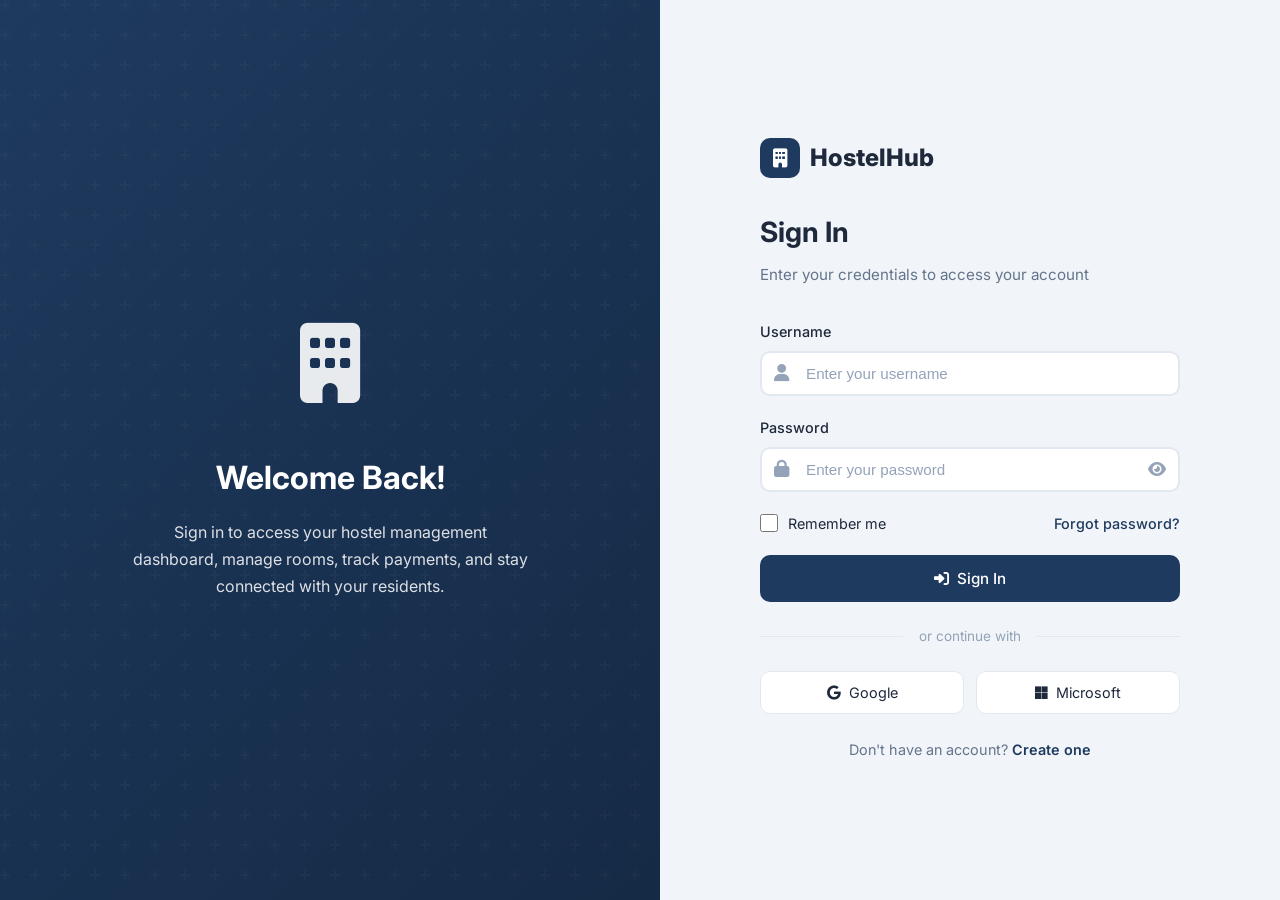
<file: payments.html>
<!DOCTYPE html>
<html lang="en" data-theme="light">
<head>
  <meta charset="UTF-8">
  <meta name="viewport" content="width=device-width, initial-scale=1.0">
  <title>Payments - HostelHub</title>
  <link rel="preconnect" href="https://fonts.googleapis.com">
  <link href="https://fonts.googleapis.com/css2?family=Inter:wght@300;400;500;600;700;800&display=swap" rel="stylesheet">
  <link rel="stylesheet" href="https://cdnjs.cloudflare.com/ajax/libs/font-awesome/6.5.1/css/all.min.css">
  <link rel="stylesheet" href="css/style.css">
  <link rel="stylesheet" href="css/responsive.css">
  <style>
    .payment-stats { display: grid; grid-template-columns: repeat(4, 1fr); gap: 16px; margin-bottom: 24px; }
    .payment-stat { background: var(--bg-card); border-radius: var(--radius-lg); padding: 20px; border: 1px solid var(--border); text-align: center; }
    .payment-stat-value { font-size: 1.5rem; font-weight: 700; margin-bottom: 4px; }
    .payment-stat-label { font-size: 0.85rem; color: var(--text-secondary); }
    .payment-status-paid { color: var(--success); }
    .payment-status-pending { color: var(--warning); }
    .payment-status-overdue { color: var(--danger); }
    .invoice-row:hover { background: var(--bg-tertiary); }
    @media(max-width: 768px) { .payment-stats { grid-template-columns: repeat(2, 1fr); } }
  </style>
</head>
<body>
  <div class="mobile-overlay" id="mobile-overlay"></div>
  <aside class="sidebar" id="sidebar">
    <div class="sidebar-header">
      <div class="sidebar-logo"><i class="fas fa-building"></i></div>
      <span class="sidebar-brand">HostelHub</span>
    </div>
    <nav class="sidebar-nav">
      <ul>
        <li><a href="dashboard.html"><i class="fas fa-th-large"></i><span>Dashboard</span></a></li>
        <li><a href="rooms.html"><i class="fas fa-bed"></i><span>Rooms</span></a></li>
        <li><a href="students.html"><i class="fas fa-users"></i><span>Students</span></a></li>

        <li><a href="notices.html"><i class="fas fa-bullhorn"></i><span>Notices</span></a></li>
        <li><a href="settings.html"><i class="fas fa-cog"></i><span>Settings</span></a></li>
      </ul>
    </nav>
    <div class="sidebar-footer">
      <button class="sidebar-toggle" id="sidebar-toggle"><i class="fas fa-chevron-left"></i><span>Collapse</span></button>
    </div>
  </aside>

  <main class="main-content">
    <header class="top-header">
      <button class="header-btn" id="mobile-menu-toggle"><i class="fas fa-bars"></i></button>
      <div class="header-search"><i class="fas fa-search"></i><input type="text" placeholder="Search payments..." data-search="payments"></div>
      <div class="header-actions">
        <button class="header-btn" id="theme-toggle"><i class="fas fa-moon"></i></button>
        <button class="header-btn" style="position:relative"><i class="fas fa-bell"></i><span class="badge-dot" id="notification-badge"></span></button>
        <div class="dropdown">
          <div class="header-profile dropdown-trigger">
            <img src="https://ui-avatars.com/api/?name=Admin+User&background=4f46e5&color=fff" alt="Profile">
            <div class="header-profile-info">
              <div class="header-profile-name">Admin User</div>
              <div class="header-profile-role">Administrator</div>
            </div>
            <i class="fas fa-chevron-down" style="font-size:0.75rem;color:var(--text-muted)"></i>
          </div>
          <div class="dropdown-menu">
            <a href="settings.html" class="dropdown-item"><i class="fas fa-user"></i> Profile</a>
            <a href="settings.html" class="dropdown-item"><i class="fas fa-cog"></i> Settings</a>
            <div class="dropdown-divider"></div>
            <a href="#" class="dropdown-item" onclick="logout();return false"><i class="fas fa-sign-out-alt"></i> Logout</a>
          </div>
        </div>
      </div>
    </header>

    <div class="page-content">
      <div class="page-header">
        <div>
          <h1 class="page-title">Payments & Billing</h1>
          <p class="page-subtitle">Manage invoices, track payments, and generate financial reports.</p>
        </div>
        <div style="display:flex;gap:12px">
          <button class="btn btn-secondary" onclick="exportPayments()"><i class="fas fa-download"></i> Export</button>
          <button class="btn btn-primary" onclick="openModal('generate-invoice-modal')"><i class="fas fa-plus"></i> Generate Invoice</button>
        </div>
      </div>

      <div class="payment-stats">
        <div class="payment-stat">
          <div class="payment-stat-value" style="color:var(--primary)">$48,250</div>
          <div class="payment-stat-label">Total Revenue</div>
        </div>
        <div class="payment-stat">
          <div class="payment-stat-value" style="color:var(--success)">$42,100</div>
          <div class="payment-stat-label">Collected</div>
        </div>
        <div class="payment-stat">
          <div class="payment-stat-value" style="color:var(--warning)">$4,650</div>
          <div class="payment-stat-label">Pending</div>
        </div>
        <div class="payment-stat">
          <div class="payment-stat-value" style="color:var(--danger)">$1,500</div>
          <div class="payment-stat-label">Overdue</div>
        </div>
      </div>

      <div class="card">
        <div class="card-header">
          <h3 class="card-title">Recent Invoices</h3>
          <div style="display:flex;gap:12px">
            <select class="form-select" style="width:auto;font-size:0.85rem">
              <option>All Status</option>
              <option>Paid</option>
              <option>Pending</option>
              <option>Overdue</option>
            </select>
            <input type="month" class="form-input" style="width:auto;font-size:0.85rem;padding:6px 12px">
          </div>
        </div>
        <div class="card-body" style="padding:0">
          <div class="table-container">
            <table class="data-table">
              <thead>
                <tr>
                  <th>Invoice #</th>
                  <th>Student</th>
                  <th>Room</th>
                  <th>Amount</th>
                  <th>Due Date</th>
                  <th>Status</th>
                  <th>Actions</th>
                </tr>
              </thead>
              <tbody id="payments-table">
                <tr class="invoice-row" data-search-target="payments">
                  <td><strong>#INV-2024-001</strong></td>
                  <td>John Doe</td>
                  <td>Room 101</td>
                  <td>$450</td>
                  <td>Jan 15, 2024</td>
                  <td><span class="badge badge-success">Paid</span></td>
                  <td>
                    <button class="btn btn-sm btn-secondary"><i class="fas fa-eye"></i></button>
                    <button class="btn btn-sm btn-primary"><i class="fas fa-download"></i></button>
                  </td>
                </tr>
                <tr class="invoice-row" data-search-target="payments">
                  <td><strong>#INV-2024-002</strong></td>
                  <td>Sarah Johnson</td>
                  <td>Room 103</td>
                  <td>$450</td>
                  <td>Jan 15, 2024</td>
                  <td><span class="badge badge-success">Paid</span></td>
                  <td>
                    <button class="btn btn-sm btn-secondary"><i class="fas fa-eye"></i></button>
                    <button class="btn btn-sm btn-primary"><i class="fas fa-download"></i></button>
                  </td>
                </tr>
                <tr class="invoice-row" data-search-target="payments">
                  <td><strong>#INV-2024-003</strong></td>
                  <td>Michael Chen</td>
                  <td>Room 201</td>
                  <td>$650</td>
                  <td>Jan 15, 2024</td>
                  <td><span class="badge badge-warning">Pending</span></td>
                  <td>
                    <button class="btn btn-sm btn-secondary"><i class="fas fa-eye"></i></button>
                    <button class="btn btn-sm btn-success"><i class="fas fa-check"></i></button>
                  </td>
                </tr>
                <tr class="invoice-row" data-search-target="payments">
                  <td><strong>#INV-2024-004</strong></td>
                  <td>Emily Davis</td>
                  <td>Room 203</td>
                  <td>$450</td>
                  <td>Jan 15, 2024</td>
                  <td><span class="badge badge-danger">Overdue</span></td>
                  <td>
                    <button class="btn btn-sm btn-secondary"><i class="fas fa-eye"></i></button>
                    <button class="btn btn-sm btn-warning"><i class="fas fa-bell"></i></button>
                  </td>
                </tr>
                <tr class="invoice-row" data-search-target="payments">
                  <td><strong>#INV-2024-005</strong></td>
                  <td>David Wilson</td>
                  <td>Room 301</td>
                  <td>$450</td>
                  <td>Jan 15, 2024</td>
                  <td><span class="badge badge-success">Paid</span></td>
                  <td>
                    <button class="btn btn-sm btn-secondary"><i class="fas fa-eye"></i></button>
                    <button class="btn btn-sm btn-primary"><i class="fas fa-download"></i></button>
                  </td>
                </tr>
                <tr class="invoice-row" data-search-target="payments">
                  <td><strong>#INV-2024-006</strong></td>
                  <td>Lisa Brown</td>
                  <td>Room 303</td>
                  <td>$350</td>
                  <td>Jan 15, 2024</td>
                  <td><span class="badge badge-warning">Pending</span></td>
                  <td>
                    <button class="btn btn-sm btn-secondary"><i class="fas fa-eye"></i></button>
                    <button class="btn btn-sm btn-success"><i class="fas fa-check"></i></button>
                  </td>
                </tr>
              </tbody>
            </table>
          </div>
        </div>
      </div>

      <div class="pagination">
        <button class="pagination-btn" disabled><i class="fas fa-chevron-left"></i></button>
        <button class="pagination-btn active">1</button>
        <button class="pagination-btn">2</button>
        <button class="pagination-btn">3</button>
        <button class="pagination-btn"><i class="fas fa-chevron-right"></i></button>
      </div>
    </div>
  </main>

  <div class="modal-overlay" id="generate-invoice-modal">
    <div class="modal">
      <div class="modal-header">
        <h3 class="modal-title">Generate Invoice</h3>
        <button class="modal-close" onclick="closeModal('generate-invoice-modal')"><i class="fas fa-times"></i></button>
      </div>
      <div class="modal-body">
        <form>
          <div class="form-group">
            <label class="form-label">Select Student</label>
            <select class="form-select">
              <option>John Doe - Room 101</option>
              <option>Sarah Johnson - Room 103</option>
              <option>Michael Chen - Room 201</option>
            </select>
          </div>
          <div class="grid grid-cols-2 gap-4">
            <div class="form-group"><label class="form-label">Amount</label><input type="number" class="form-input" value="450"></div>
            <div class="form-group"><label class="form-label">Due Date</label><input type="date" class="form-input"></div>
          </div>
          <div class="form-group"><label class="form-label">Description</label><textarea class="form-textarea" placeholder="Monthly hostel fee for January 2024"></textarea></div>
        </form>
      </div>
      <div class="modal-footer">
        <button class="btn btn-secondary" onclick="closeModal('generate-invoice-modal')">Cancel</button>
        <button class="btn btn-primary" onclick="generateInvoice()"><i class="fas fa-file-invoice"></i> Generate</button>
      </div>
    </div>
  </div>

  <script src="js/main.js"></script>
  <script>
    if (localStorage.getItem('isLoggedIn') !== 'true') {
      window.location.href = 'login.html';
    }
    function generateInvoice() {
      showToast('Success', 'Invoice generated successfully', 'success');
      closeModal('generate-invoice-modal');
    }
    function exportPayments() {
      showToast('Exporting', 'Payment report is being generated...', 'info');
      setTimeout(() => showToast('Complete', 'Report downloaded', 'success'), 1500);
    }
  </script>
</body>
</html>
</file>
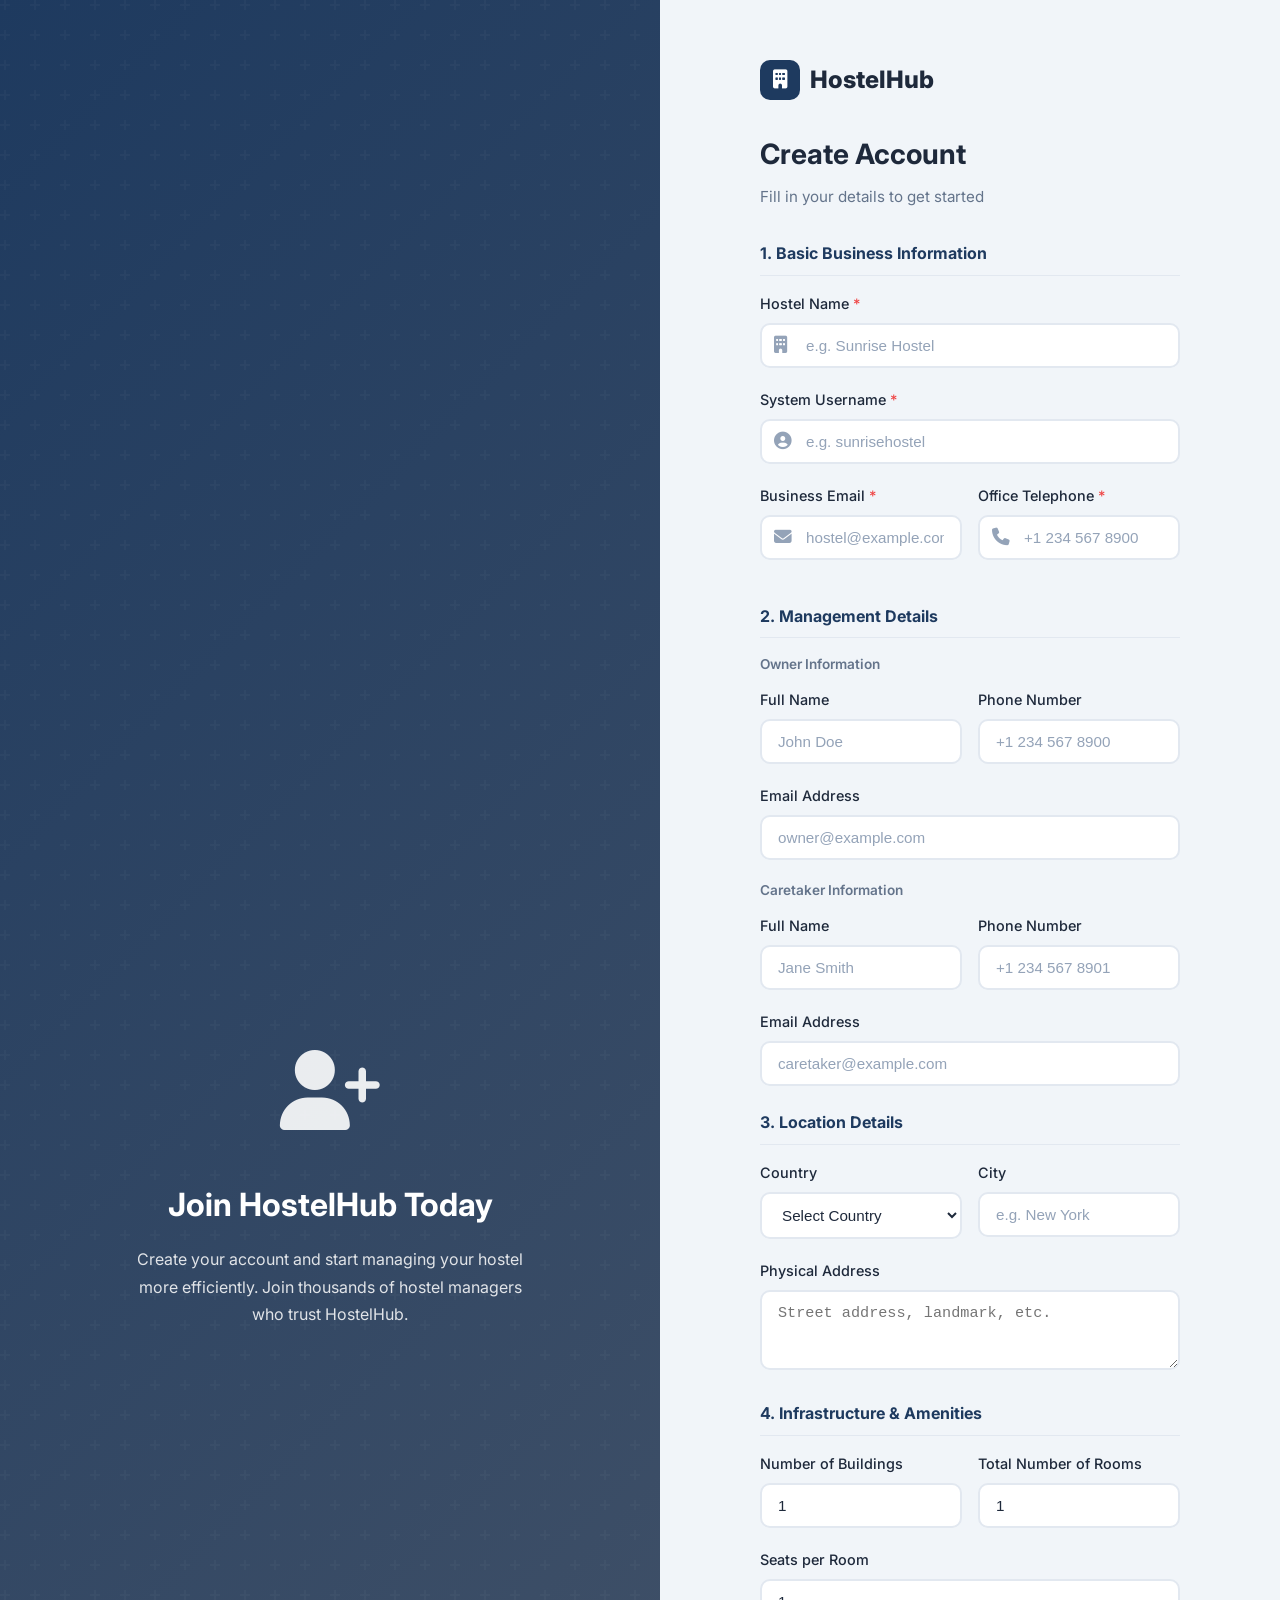
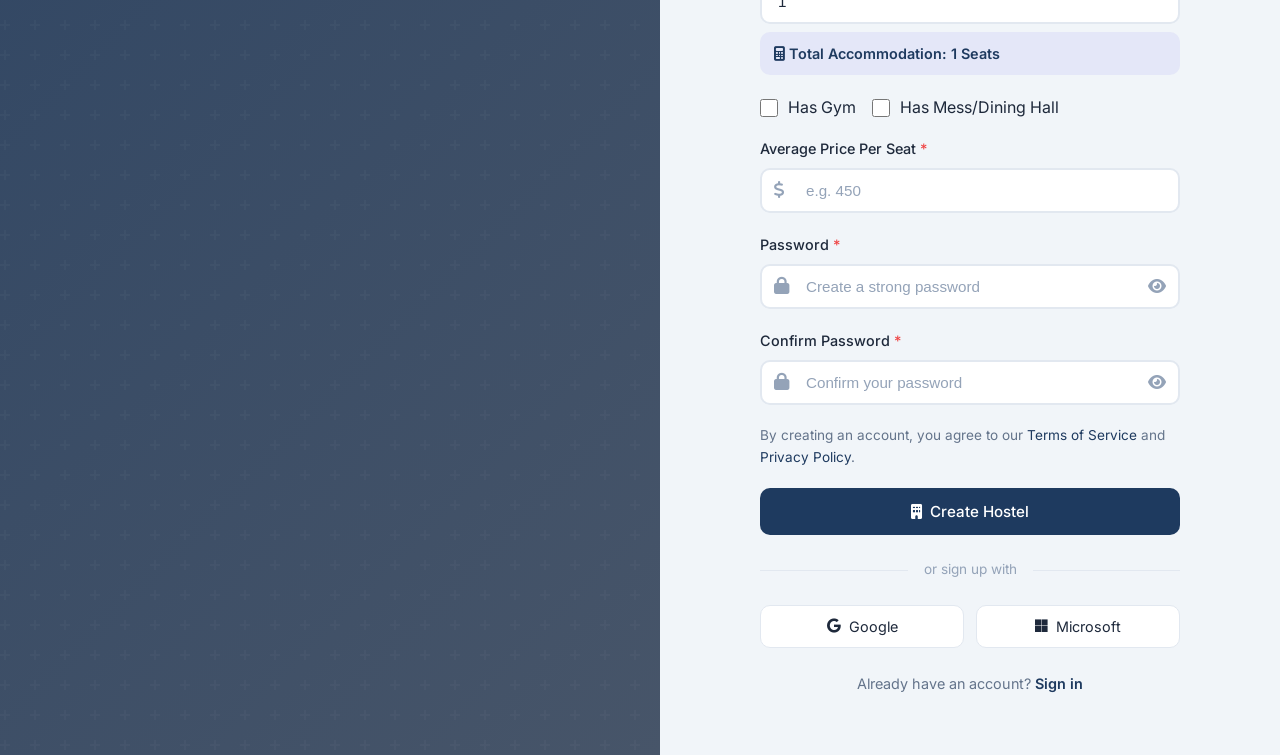
<file: register.html>
<!DOCTYPE html>
<html lang="en" data-theme="light">
<head>
  <meta charset="UTF-8">
  <meta name="viewport" content="width=device-width, initial-scale=1.0">
  <title>Register - HostelHub</title>
  <link rel="preconnect" href="https://fonts.googleapis.com">
  <link href="https://fonts.googleapis.com/css2?family=Inter:wght@300;400;500;600;700;800&display=swap" rel="stylesheet">
  <link rel="stylesheet" href="https://cdnjs.cloudflare.com/ajax/libs/font-awesome/6.5.1/css/all.min.css">
  <link rel="stylesheet" href="css/style.css">
  <style>
    .auth-page{min-height:100vh;display:flex;background:var(--bg-primary)}
    .auth-container{display:flex;width:100%;min-height:100vh}
    .auth-illustration{flex:1;background:linear-gradient(135deg,var(--primary) 0%,var(--secondary) 100%);display:flex;flex-direction:column;align-items:center;justify-content:center;padding:60px;color:white;position:relative;overflow:hidden}
    .auth-illustration::before{content:'';position:absolute;inset:0;background:url("data:image/svg+xml,%3Csvg width='60' height='60' viewBox='0 0 60 60' xmlns='http://www.w3.org/2000/svg'%3E%3Cg fill='none' fill-rule='evenodd'%3E%3Cg fill='%23ffffff' fill-opacity='0.05'%3E%3Cpath d='M36 34v-4h-2v4h-4v2h4v4h2v-4h4v-2h-4zm0-30V0h-2v4h-4v2h4v4h2V6h4V4h-4zM6 34v-4H4v4H0v2h4v4h2v-4h4v-2H6zM6 4V0H4v4H0v2h4v4h2V6h4V4H6z'/%3E%3C/g%3E%3C/g%3E%3C/svg%3E");opacity:0.5}
    .auth-illustration-content{position:relative;z-index:1;text-align:center;max-width:400px}
    .auth-illustration-icon{font-size:5rem;margin-bottom:24px;opacity:0.9}
    .auth-illustration h2{font-size:2rem;font-weight:700;margin-bottom:16px}
    .auth-illustration p{font-size:1rem;opacity:0.85;line-height:1.7}
    .auth-form-wrapper{flex:1;display:flex;align-items:center;justify-content:center;padding:60px 40px;background:var(--bg-primary)}
    .auth-form{width:100%;max-width:420px}
    .auth-logo{display:flex;align-items:center;gap:10px;font-size:1.5rem;font-weight:800;color:var(--text-primary);margin-bottom:32px}
    .auth-logo-icon{width:40px;height:40px;background:var(--primary);border-radius:var(--radius-md);display:flex;align-items:center;justify-content:center;color:white;font-size:1.2rem}
    .auth-header{margin-bottom:32px}
    .auth-header h1{font-size:1.75rem;font-weight:700;margin-bottom:8px;color:var(--text-primary)}
    .auth-header p{color:var(--text-secondary);font-size:0.95rem}
    .auth-divider{display:flex;align-items:center;gap:16px;margin:24px 0;color:var(--text-muted);font-size:0.85rem}
    .auth-divider::before,.auth-divider::after{content:'';flex:1;height:1px;background:var(--border)}
    .social-login{display:grid;grid-template-columns:1fr 1fr;gap:12px;margin-bottom:24px}
    .social-btn{display:flex;align-items:center;justify-content:center;gap:8px;padding:12px;border:1px solid var(--border);border-radius:var(--radius-md);background:var(--bg-card);color:var(--text-primary);font-size:0.9rem;transition:all var(--transition-fast)}
    .social-btn:hover{background:var(--bg-tertiary)}
    .auth-footer{text-align:center;margin-top:24px;font-size:0.9rem;color:var(--text-secondary)}
    .auth-footer a{color:var(--primary);font-weight:600}
    .password-toggle{position:absolute;right:14px;top:50%;transform:translateY(-50%);color:var(--text-muted);cursor:pointer;background:none;border:none;font-size:1rem}
    .password-toggle:hover{color:var(--text-secondary)}
    .terms-text{font-size:0.85rem;color:var(--text-secondary);margin-bottom:20px}
    .terms-text a{color:var(--primary)}
    @media(max-width:768px){.auth-illustration{display:none}.auth-form-wrapper{padding:40px 24px}}
  </style>
</head>
<body>
  <div class="auth-page">
    <div class="auth-container">
      <div class="auth-illustration">
        <div class="auth-illustration-content">
          <div class="auth-illustration-icon"><i class="fas fa-user-plus"></i></div>
          <h2>Join HostelHub Today</h2>
          <p>Create your account and start managing your hostel more efficiently. Join thousands of hostel managers who trust HostelHub.</p>
        </div>
      </div>
      <div class="auth-form-wrapper">
        <div class="auth-form">
          <a href="index.html" class="auth-logo">
            <div class="auth-logo-icon"><i class="fas fa-building"></i></div>
            HostelHub
          </a>
          <div class="auth-header">
            <h1>Create Account</h1>
            <p>Fill in your details to get started</p>
          </div>
          <form id="register-form" onsubmit="handleRegister(event)">
            <!-- 1. Basic Business Information -->
            <h3 style="font-size:1rem;font-weight:700;color:var(--primary);margin-bottom:16px;border-bottom:1px solid var(--border);padding-bottom:8px;">1. Basic Business Information</h3>
            <div class="form-group">
              <label class="form-label">Hostel Name <span style="color:var(--danger)">*</span></label>
              <div class="input-icon-wrapper">
                <i class="fas fa-building input-icon"></i>
                <input type="text" class="form-input" id="reg-hostel-name" placeholder="e.g. Sunrise Hostel" required>
              </div>
            </div>
            <div class="form-group">
              <label class="form-label">System Username <span style="color:var(--danger)">*</span></label>
              <div class="input-icon-wrapper">
                <i class="fas fa-user-circle input-icon"></i>
                <input type="text" class="form-input" id="reg-username" placeholder="e.g. sunrisehostel" required>
              </div>
            </div>
            <div class="grid grid-cols-2 gap-4">
              <div class="form-group">
                <label class="form-label">Business Email <span style="color:var(--danger)">*</span></label>
                <div class="input-icon-wrapper">
                  <i class="fas fa-envelope input-icon"></i>
                  <input type="email" class="form-input" id="reg-email" placeholder="hostel@example.com" required>
                </div>
              </div>
              <div class="form-group">
                <label class="form-label">Office Telephone <span style="color:var(--danger)">*</span></label>
                <div class="input-icon-wrapper">
                  <i class="fas fa-phone input-icon"></i>
                  <input type="tel" class="form-input" id="reg-phone" placeholder="+1 234 567 8900" required>
                </div>
              </div>
            </div>

            <!-- 2. Management Details -->
            <h3 style="font-size:1rem;font-weight:700;color:var(--primary);margin:24px 0 16px;border-bottom:1px solid var(--border);padding-bottom:8px;">2. Management Details</h3>
            <p style="font-size:0.85rem;font-weight:600;color:var(--text-secondary);margin-bottom:12px;">Owner Information</p>
            <div class="grid grid-cols-2 gap-4">
              <div class="form-group">
                <label class="form-label">Full Name</label>
                <input type="text" class="form-input" id="reg-owner-name" placeholder="John Doe">
              </div>
              <div class="form-group">
                <label class="form-label">Phone Number</label>
                <input type="tel" class="form-input" id="reg-owner-phone" placeholder="+1 234 567 8900">
              </div>
            </div>
            <div class="form-group">
              <label class="form-label">Email Address</label>
              <input type="email" class="form-input" id="reg-owner-email" placeholder="owner@example.com">
            </div>

            <p style="font-size:0.85rem;font-weight:600;color:var(--text-secondary);margin:16px 0 12px;">Caretaker Information</p>
            <div class="grid grid-cols-2 gap-4">
              <div class="form-group">
                <label class="form-label">Full Name</label>
                <input type="text" class="form-input" id="reg-caretaker-name" placeholder="Jane Smith">
              </div>
              <div class="form-group">
                <label class="form-label">Phone Number</label>
                <input type="tel" class="form-input" id="reg-caretaker-phone" placeholder="+1 234 567 8901">
              </div>
            </div>
            <div class="form-group">
              <label class="form-label">Email Address</label>
              <input type="email" class="form-input" id="reg-caretaker-email" placeholder="caretaker@example.com">
            </div>

            <!-- 3. Location Details -->
            <h3 style="font-size:1rem;font-weight:700;color:var(--primary);margin:24px 0 16px;border-bottom:1px solid var(--border);padding-bottom:8px;">3. Location Details</h3>
            <div class="grid grid-cols-2 gap-4">
              <div class="form-group">
                <label class="form-label">Country</label>
                <select class="form-select" id="reg-country">
                  <option value="">Select Country</option>
                  <option>United States</option>
                  <option>United Kingdom</option>
                  <option>Canada</option>
                  <option>Australia</option>
                  <option>India</option>
                  <option>Pakistan</option>
                  <option>Nigeria</option>
                  <option>South Africa</option>
                  <option>Germany</option>
                  <option>France</option>
                  <option>Other</option>
                </select>
              </div>
              <div class="form-group">
                <label class="form-label">City</label>
                <input type="text" class="form-input" id="reg-city" placeholder="e.g. New York">
              </div>
            </div>
            <div class="form-group">
              <label class="form-label">Physical Address</label>
              <textarea class="form-textarea" id="reg-address" placeholder="Street address, landmark, etc." style="min-height:80px"></textarea>
            </div>

            <!-- 4. Infrastructure & Amenities -->
            <h3 style="font-size:1rem;font-weight:700;color:var(--primary);margin:24px 0 16px;border-bottom:1px solid var(--border);padding-bottom:8px;">4. Infrastructure & Amenities</h3>
            <div class="grid grid-cols-2 gap-4">
              <div class="form-group">
                <label class="form-label">Number of Buildings</label>
                <input type="number" class="form-input" id="reg-buildings" placeholder="1" min="1" value="1">
              </div>
              <div class="form-group">
                <label class="form-label">Total Number of Rooms</label>
                <input type="number" class="form-input" id="reg-total-rooms" placeholder="10" min="1" value="1">
              </div>
            </div>
            <div class="form-group">
              <label class="form-label">Seats per Room</label>
              <input type="number" class="form-input" id="reg-seats" placeholder="e.g. 2" min="1" value="1" oninput="calculateTotal()">
              <div style="margin-top:8px;padding:10px 14px;background:rgba(79,70,229,0.08);border-radius:var(--radius-md);font-size:0.9rem;color:var(--primary);font-weight:600;">
                <i class="fas fa-calculator"></i> Total Accommodation: <span id="total-seats">1</span> Seats
              </div>
            </div>
            <div style="display:flex;gap:16px;flex-wrap:wrap;margin:16px 0;">
              <label class="form-check" style="cursor:pointer">
                <input type="checkbox" id="reg-gym"> <span>Has Gym</span>
              </label>
              <label class="form-check" style="cursor:pointer">
                <input type="checkbox" id="reg-mess"> <span>Has Mess/Dining Hall</span>
              </label>
            </div>
            <div class="form-group">
              <label class="form-label">Average Price Per Seat <span style="color:var(--danger)">*</span></label>
              <div class="input-icon-wrapper">
                <i class="fas fa-dollar-sign input-icon"></i>
                <input type="number" class="form-input" id="reg-price" placeholder="e.g. 450" required>
              </div>
            </div>

            <div class="form-group">
              <label class="form-label">Password <span style="color:var(--danger)">*</span></label>
              <div class="input-icon-wrapper" style="position:relative">
                <i class="fas fa-lock input-icon"></i>
                <input type="password" class="form-input" id="reg-password" placeholder="Create a strong password" required minlength="6">
                <button type="button" class="password-toggle" onclick="togglePassword('reg-password',this)">
                  <i class="fas fa-eye"></i>
                </button>
              </div>
            </div>
            <div class="form-group">
              <label class="form-label">Confirm Password <span style="color:var(--danger)">*</span></label>
              <div class="input-icon-wrapper" style="position:relative">
                <i class="fas fa-lock input-icon"></i>
                <input type="password" class="form-input" id="reg-confirm" placeholder="Confirm your password" required>
                <button type="button" class="password-toggle" onclick="togglePassword('reg-confirm',this)">
                  <i class="fas fa-eye"></i>
                </button>
              </div>
            </div>
            <p class="terms-text">By creating an account, you agree to our <a href="#">Terms of Service</a> and <a href="#">Privacy Policy</a>.</p>
            <button type="submit" class="btn btn-primary w-full" style="padding:14px">
              <i class="fas fa-building"></i> Create Hostel
            </button>
          </form>
          <div class="auth-divider">or sign up with</div>
          <div class="social-login">
            <button class="social-btn"><i class="fab fa-google"></i> Google</button>
            <button class="social-btn"><i class="fab fa-microsoft"></i> Microsoft</button>
          </div>
          <div class="auth-footer">
            Already have an account? <a href="login.html">Sign in</a>
          </div>
      </div>
    </div>
  </div>
  <script src="js/main.js"></script>
  <script>
    function calculateTotal() {
      const rooms = parseInt(document.getElementById('reg-total-rooms').value) || 1;
      const seats = parseInt(document.getElementById('reg-seats').value) || 1;
      document.getElementById('total-seats').textContent = rooms * seats;
    }
    document.getElementById('reg-total-rooms').addEventListener('input', calculateTotal);
    function handleRegister(e){e.preventDefault();const email=document.getElementById('reg-email').value;const password=document.getElementById('reg-password').value;const confirm=document.getElementById('reg-confirm').value;if(password!==confirm){showToast('Error','Passwords do not match','danger');return}const hostelName=document.getElementById('reg-hostel-name').value;register(hostelName,email,password,'Manager');localStorage.setItem('hostelName',hostelName);setTimeout(()=>window.location.href='onboarding.html',1500)}
    function togglePassword(inputId,btn){const input=document.getElementById(inputId);const icon=btn.querySelector('i');if(input.type==='password'){input.type='text';icon.classList.replace('fa-eye','fa-eye-slash')}else{input.type='password';icon.classList.replace('fa-eye-slash','fa-eye')}}
  </script>
</body>
</html>
</file>
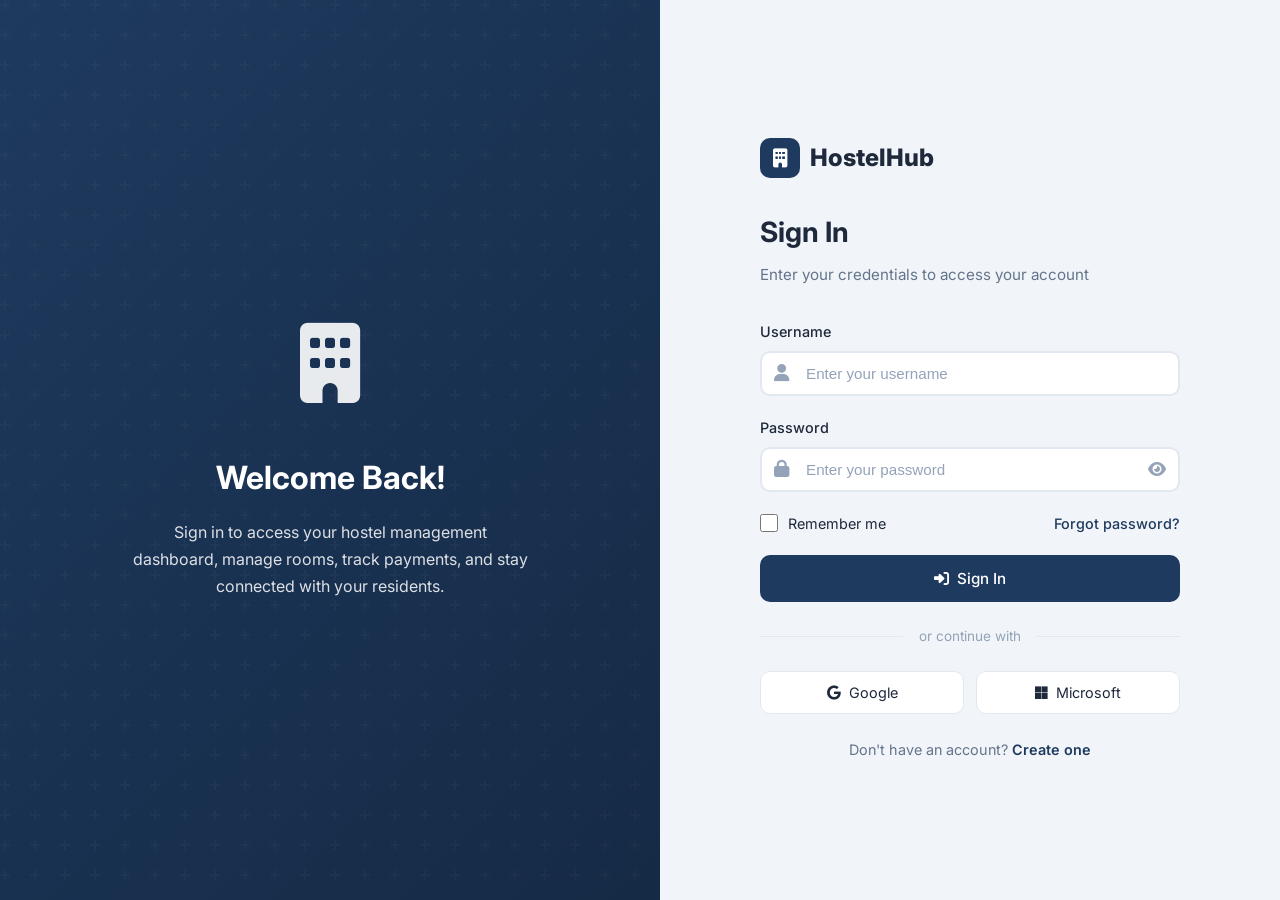
<file: rooms.html>
<!DOCTYPE html>
<html lang="en" data-theme="light">
<head>
  <meta charset="UTF-8">
  <meta name="viewport" content="width=device-width, initial-scale=1.0">
  <title>Rooms - HostelHub</title>
  <link rel="preconnect" href="https://fonts.googleapis.com">
  <link href="https://fonts.googleapis.com/css2?family=Inter:wght@300;400;500;600;700;800&display=swap" rel="stylesheet">
  <link rel="stylesheet" href="https://cdnjs.cloudflare.com/ajax/libs/font-awesome/6.5.1/css/all.min.css">
  <link rel="stylesheet" href="css/style.css">
  <link rel="stylesheet" href="css/responsive.css">
  <style>
    .room-filters { display: flex; gap: 12px; margin-bottom: 20px; flex-wrap: wrap; }
    .room-filters select, .room-filters input { width: auto; min-width: 180px; }
    .room-grid { display: grid; grid-template-columns: repeat(auto-fill, minmax(280px, 1fr)); gap: 20px; }
    .room-card { background: var(--bg-card); border-radius: var(--radius-lg); border: 1px solid var(--border); overflow: hidden; transition: all var(--transition-fast); }
    .room-card:hover { transform: translateY(-2px); box-shadow: var(--shadow-md); }
    .room-image { height: 160px; background: var(--bg-tertiary); position: relative; display: flex; align-items: center; justify-content: center; }
    .room-image i { font-size: 3rem; color: var(--text-muted); }
    .room-status { position: absolute; top: 12px; right: 12px; padding: 4px 12px; border-radius: 20px; font-size: 0.75rem; font-weight: 600; text-transform: uppercase; }
    .room-status.available { background: rgba(16,185,129,0.9); color: white; }
    .room-status.occupied { background: rgba(79,70,229,0.9); color: white; }
    .room-status.maintenance { background: rgba(245,158,11,0.9); color: white; }
    .room-info { padding: 20px; }
    .room-number { font-size: 1.1rem; font-weight: 700; margin-bottom: 4px; color: var(--text-primary); }
    .room-type { font-size: 0.85rem; color: var(--text-secondary); margin-bottom: 12px; }
    .room-details { display: flex; gap: 16px; margin-bottom: 16px; }
    .room-detail { display: flex; align-items: center; gap: 6px; font-size: 0.85rem; color: var(--text-muted); }
    .room-price { font-size: 1.25rem; font-weight: 700; color: var(--primary); }
    .room-price span { font-size: 0.8rem; font-weight: 400; color: var(--text-secondary); }
    .room-actions { display: flex; gap: 8px; margin-top: 16px; }
    .view-toggle { display: flex; gap: 4px; background: var(--bg-tertiary); padding: 4px; border-radius: var(--radius-md); }
    .view-toggle button { padding: 8px 12px; border-radius: var(--radius-sm); background: transparent; border: none; color: var(--text-muted); cursor: pointer; }
    .view-toggle button.active { background: var(--bg-card); color: var(--primary); box-shadow: var(--shadow-sm); }
    .room-list-view { display: none; }
    .room-list-view.active { display: block; }
    .room-grid-view { display: none; }
    .room-grid-view.active { display: grid; }
  </style>
</head>
<body>
  <div class="mobile-overlay" id="mobile-overlay"></div>
  <aside class="sidebar" id="sidebar">
    <div class="sidebar-header"><div class="sidebar-logo"><i class="fas fa-building"></i></div><span class="sidebar-brand">HostelHub</span></div>
    <nav class="sidebar-nav"><ul>
      <li><a href="dashboard.html"><i class="fas fa-th-large"></i><span>Dashboard</span></a></li>

      <li><a href="students.html"><i class="fas fa-users"></i><span>Students</span></a></li>

      <li><a href="notices.html"><i class="fas fa-bullhorn"></i><span>Notices</span></a></li>
      <li><a href="settings.html"><i class="fas fa-cog"></i><span>Settings</span></a></li>
    </ul></nav>
    <div class="sidebar-footer"><button class="sidebar-toggle" id="sidebar-toggle"><i class="fas fa-chevron-left"></i><span>Collapse</span></button></div>
  </aside>
  <main class="main-content">
    <header class="top-header">
      <button class="header-btn" id="mobile-menu-toggle"><i class="fas fa-bars"></i></button>
      <div class="header-search"><i class="fas fa-search"></i><input type="text" placeholder="Search rooms..." data-search="rooms"></div>
      <div class="header-actions">
        <button class="header-btn" id="theme-toggle"><i class="fas fa-moon"></i></button>
        <button class="header-btn" style="position:relative"><i class="fas fa-bell"></i><span class="badge-dot" id="notification-badge"></span></button>
        <div class="dropdown">
          <div class="header-profile dropdown-trigger">
            <img src="https://ui-avatars.com/api/?name=Admin+User&background=4f46e5&color=fff" alt="Profile">
            <div class="header-profile-info">
              <div class="header-profile-name">Admin User</div>
              <div class="header-profile-role">Administrator</div>
            </div>
            <i class="fas fa-chevron-down" style="font-size:0.75rem;color:var(--text-muted)"></i>
          </div>
          <div class="dropdown-menu">
            <a href="settings.html" class="dropdown-item"><i class="fas fa-user"></i> Profile</a>
            <a href="settings.html" class="dropdown-item"><i class="fas fa-cog"></i> Settings</a>
            <div class="dropdown-divider"></div>
            <a href="#" class="dropdown-item" onclick="logout();return false"><i class="fas fa-sign-out-alt"></i> Logout</a>
          </div>
        </div>
      </div>
    </header>
    <div class="page-content">
      <div class="page-header">
        <div>
          <h1 class="page-title">Room Management</h1>
          <p class="page-subtitle">Manage your hostel rooms, availability, and pricing.</p>
        </div>
        <div style="display:flex;gap:12px;align-items:center">
          <div class="view-toggle">
            <button class="active" onclick="switchView('grid')"><i class="fas fa-th"></i></button>
            <button onclick="switchView('list')"><i class="fas fa-list"></i></button>
          </div>
          <button class="btn btn-primary" onclick="openModal('add-room-modal')"><i class="fas fa-plus"></i> Add Room</button>
        </div>
      </div>
      <div class="room-filters">
        <select class="form-select" onchange="filterRooms(this.value,'floor')"><option value="">All Floors</option><option value="1">Floor 1</option><option value="2">Floor 2</option><option value="3">Floor 3</option></select>
        <select class="form-select" onchange="filterRooms(this.value,'type')"><option value="">All Types</option><option value="single">Single</option><option value="double">Double</option><option value="triple">Triple</option><option value="suite">Suite</option></select>
        <select class="form-select" onchange="filterRooms(this.value,'status')"><option value="">All Status</option><option value="available">Available</option><option value="occupied">Occupied</option><option value="maintenance">Maintenance</option></select>
        <input type="text" class="form-input" placeholder="Search by room number..." style="min-width:240px" oninput="searchRooms(this.value)">
      </div>
      <div class="room-grid-view active" id="room-grid-view"></div>
      <div class="room-list-view" id="room-list-view">
        <div class="card">
          <div class="table-container">
            <table class="data-table">
              <thead><tr><th>Room</th><th>Type</th><th>Floor</th><th>Price</th><th>Status</th><th>Occupant</th><th>Actions</th></tr></thead>
              <tbody id="room-table-body"></tbody>
            </table>
          </div>
        </div>
      </div>
    </div>
  </main>

  <!-- Add Room Modal -->
  <div class="modal-overlay" id="add-room-modal">
    <div class="modal">
      <div class="modal-header">
        <h3 class="modal-title">Add New Room</h3>
        <button class="modal-close" onclick="closeModal('add-room-modal')"><i class="fas fa-times"></i></button>
      </div>
      <div class="modal-body">
        <form id="add-room-form">
          <div class="grid grid-cols-2 gap-4">
            <div class="form-group"><label class="form-label">Room Number</label><input type="text" class="form-input" placeholder="e.g. 101" required></div>
            <div class="form-group"><label class="form-label">Room Type</label><select class="form-select" required><option value="">Select Type</option><option value="single">Single</option><option value="double">Double</option><option value="triple">Triple</option><option value="suite">Suite</option></select></div>
            <div class="form-group"><label class="form-label">Floor</label><select class="form-select" required><option value="">Select Floor</option><option value="1">Floor 1</option><option value="2">Floor 2</option><option value="3">Floor 3</option><option value="4">Floor 4</option></select></div>
            <div class="form-group"><label class="form-label">Price / Month</label><input type="number" class="form-input" placeholder="450" required></div>
            <div class="form-group" style="grid-column:span 2"><label class="form-label">Amenities</label><input type="text" class="form-input" placeholder="AC, WiFi, TV, Attached Bathroom"></div>
            <div class="form-group" style="grid-column:span 2"><label class="form-label">Description</label><textarea class="form-textarea" placeholder="Room description..."></textarea></div>
          </div>
        </form>
      </div>
      <div class="modal-footer">
        <button class="btn btn-secondary" onclick="closeModal('add-room-modal')">Cancel</button>
        <button class="btn btn-primary" onclick="saveRoom()"><i class="fas fa-save"></i> Save Room</button>
      </div>
    </div>
  </div>

  <script src="js/main.js"></script>
  <script>
    if (localStorage.getItem('isLoggedIn') !== 'true') { window.location.href = 'login.html'; }

    const roomsData = [
      { id: 1, number: '101', type: 'single', floor: 1, price: 450, status: 'occupied', occupant: 'John Doe', amenities: ['AC', 'WiFi'] },
      { id: 2, number: '102', type: 'double', floor: 1, price: 350, status: 'available', occupant: null, amenities: ['AC', 'WiFi', 'TV'] },
      { id: 3, number: '103', type: 'single', floor: 1, price: 450, status: 'occupied', occupant: 'Sarah Johnson', amenities: ['AC', 'WiFi'] },
      { id: 4, number: '104', type: 'triple', floor: 1, price: 300, status: 'maintenance', occupant: null, amenities: ['WiFi'] },
      { id: 5, number: '201', type: 'suite', floor: 2, price: 650, status: 'occupied', occupant: 'Michael Chen', amenities: ['AC', 'WiFi', 'TV', 'Kitchen'] },
      { id: 6, number: '202', type: 'double', floor: 2, price: 350, status: 'available', occupant: null, amenities: ['AC', 'WiFi'] },
      { id: 7, number: '203', type: 'single', floor: 2, price: 450, status: 'occupied', occupant: 'Emily Davis', amenities: ['AC', 'WiFi'] },
      { id: 8, number: '204', type: 'double', floor: 2, price: 350, status: 'available', occupant: null, amenities: ['WiFi', 'TV'] },
      { id: 9, number: '301', type: 'single', floor: 3, price: 450, status: 'occupied', occupant: 'David Wilson', amenities: ['AC', 'WiFi'] },
      { id: 10, number: '302', type: 'triple', floor: 3, price: 300, status: 'available', occupant: null, amenities: ['WiFi'] },
      { id: 11, number: '303', type: 'double', floor: 3, price: 350, status: 'occupied', occupant: 'Lisa Brown', amenities: ['AC', 'WiFi', 'TV'] },
      { id: 12, number: '304', type: 'suite', floor: 3, price: 650, status: 'available', occupant: null, amenities: ['AC', 'WiFi', 'TV', 'Kitchen'] }
    ];

    function renderRooms(data = roomsData) {
      const grid = document.getElementById('room-grid-view');
      const tbody = document.getElementById('room-table-body');
      grid.innerHTML = ''; tbody.innerHTML = '';

      data.forEach(room => {
        const card = document.createElement('div');
        card.className = 'room-card';
        card.setAttribute('data-search-target', 'rooms');
        card.innerHTML = `
          <div class="room-image"><i class="fas fa-bed"></i><span class="room-status ${room.status}">${room.status}</span></div>
          <div class="room-info">
            <div class="room-number">Room ${room.number}</div>
            <div class="room-type">${room.type.charAt(0).toUpperCase() + room.type.slice(1)} Room &middot; Floor ${room.floor}</div>
            <div class="room-details">
              <span class="room-detail"><i class="fas fa-user"></i> ${room.type === 'single' ? 1 : room.type === 'double' ? 2 : room.type === 'triple' ? 3 : 4}</span>
              <span class="room-detail"><i class="fas fa-wifi"></i> ${room.amenities.join(', ')}</span>
            </div>
            <div style="display:flex;align-items:center;justify-content:space-between">
              <div class="room-price">$${room.price}<span>/month</span></div>
              ${room.occupant ? `<div style="font-size:0.8rem;color:var(--text-secondary)"><i class="fas fa-user"></i> ${room.occupant}</div>` : ''}
            </div>
            <div class="room-actions">
              <button class="btn btn-sm btn-secondary" style="flex:1"><i class="fas fa-edit"></i> Edit</button>
              ${room.status === 'available' ? `<button class="btn btn-sm btn-primary" style="flex:1"><i class="fas fa-user-plus"></i> Assign</button>` : `<button class="btn btn-sm btn-danger" style="flex:1"><i class="fas fa-user-minus"></i> Vacate</button>`}
            </div>
          </div>`;
        grid.appendChild(card);

        const tr = document.createElement('tr');
        tr.setAttribute('data-search-target', 'rooms');
        tr.innerHTML = `<td><strong>Room ${room.number}</strong></td><td>${room.type.charAt(0).toUpperCase() + room.type.slice(1)}</td><td>Floor ${room.floor}</td><td>$${room.price}/mo</td><td><span class="badge badge-${room.status === 'available' ? 'success' : room.status === 'occupied' ? 'primary' : 'warning'}">${room.status}</span></td><td>${room.occupant || '-'}</td><td><button class="btn btn-sm btn-secondary"><i class="fas fa-edit"></i></button> <button class="btn btn-sm btn-primary"><i class="fas fa-eye"></i></button></td></tr>`;
        tbody.appendChild(tr);
      });
    }

    function switchView(view) {
      document.querySelectorAll('.view-toggle button').forEach(b => b.classList.remove('active'));
      event.currentTarget.classList.add('active');
      document.getElementById('room-grid-view').classList.toggle('active', view === 'grid');
      document.getElementById('room-list-view').classList.toggle('active', view === 'list');
    }

    function filterRooms(value, type) {
      let filtered = roomsData;
      if (type === 'floor' && value) filtered = filtered.filter(r => r.floor == parseInt(value));
      if (type === 'type' && value) filtered = filtered.filter(r => r.type === value);
      if (type === 'status' && value) filtered = filtered.filter(r => r.status === value);
      renderRooms(filtered);
    }

    function searchRooms(query) {
      const filtered = roomsData.filter(r => r.number.includes(query) || r.type.includes(query.toLowerCase()) || (r.occupant && r.occupant.toLowerCase().includes(query.toLowerCase())));
      renderRooms(filtered);
    }

    function saveRoom() {
      showToast('Success', 'New room added successfully', 'success');
      closeModal('add-room-modal');
    }

    renderRooms();
  </script>
</body>
</html>
</file>
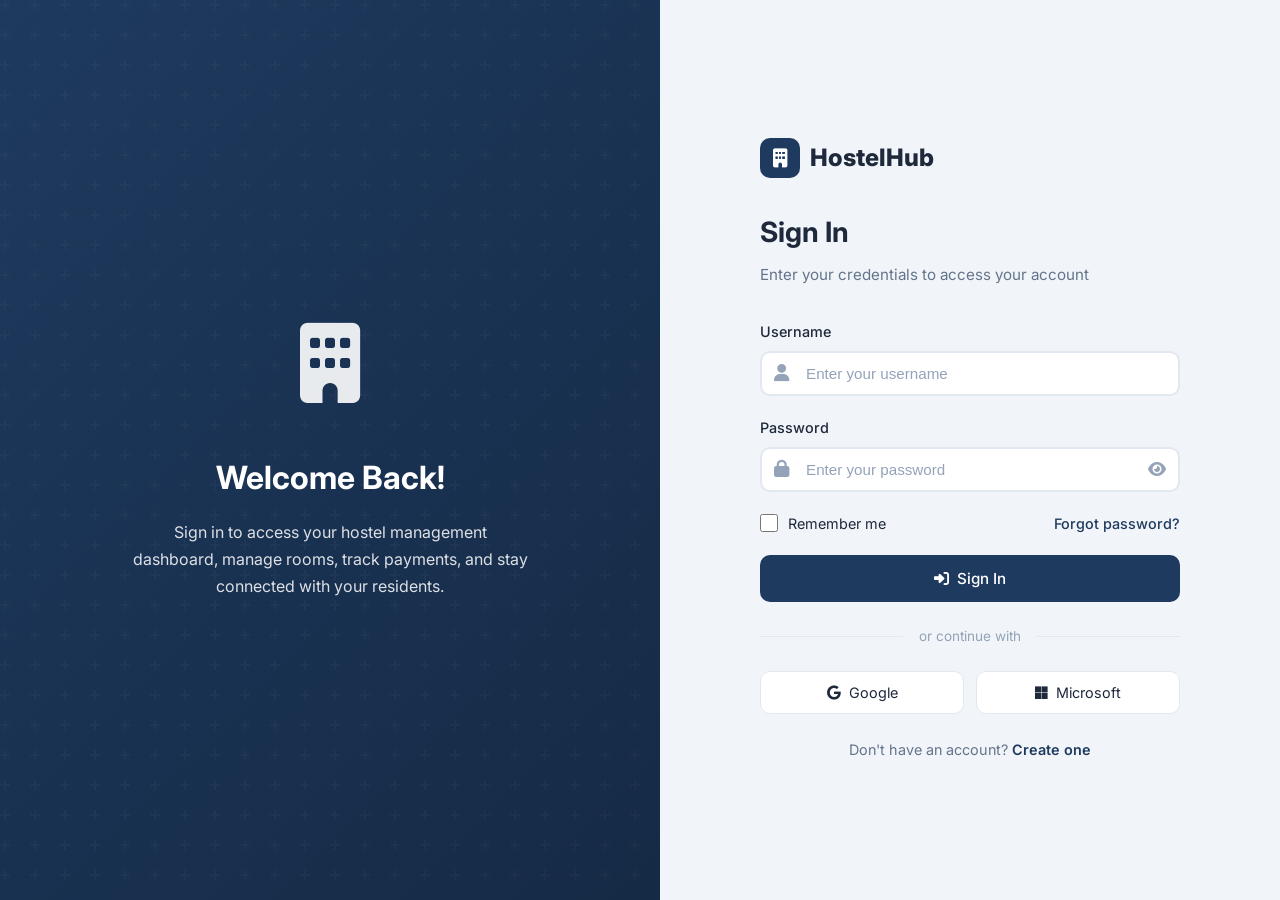
<file: settings.html>
<!DOCTYPE html>
<html lang="en">
<head>
  <meta charset="UTF-8">
  <meta name="viewport" content="width=device-width, initial-scale=1.0">
  <title>Settings - HostelHub</title>
  <link rel="preconnect" href="https://fonts.googleapis.com">
  <link href="https://fonts.googleapis.com/css2?family=Inter:wght@300;400;500;600;700;800&display=swap" rel="stylesheet">
  <link rel="stylesheet" href="https://cdnjs.cloudflare.com/ajax/libs/font-awesome/6.5.1/css/all.min.css">
  <link rel="stylesheet" href="css/style.css">
  <link rel="stylesheet" href="css/responsive.css">
  <style>
    .settings-layout{display:grid;grid-template-columns:280px 1fr;gap:24px}
    .settings-nav{background:var(--bg-card);border-radius:var(--radius-lg);border:1px solid var(--border);padding:16px}
    .settings-nav-item{display:flex;align-items:center;gap:12px;padding:12px 16px;border-radius:var(--radius-md);color:var(--text-secondary);cursor:pointer;transition:all var(--transition-fast);margin-bottom:4px}
    .settings-nav-item:hover{background:var(--bg-tertiary);color:var(--text-primary)}
    .settings-nav-item.active{background:var(--primary);color:white}
    .settings-nav-item i{width:20px;text-align:center}
    .settings-panel{background:var(--bg-card);border-radius:var(--radius-lg);border:1px solid var(--border);padding:32px}
    .settings-section{margin-bottom:32px}
    .settings-section:last-child{margin-bottom:0}
    .settings-section-title{font-size:1.1rem;font-weight:700;margin-bottom:20px;padding-bottom:12px;border-bottom:1px solid var(--border);color:var(--text-primary)}
    .avatar-upload{display:flex;align-items:center;gap:20px;margin-bottom:24px}
    .avatar-upload img{width:100px;height:100px;border-radius:50%;object-fit:cover}
    .form-row{display:grid;grid-template-columns:1fr 1fr;gap:16px}
    @media(max-width:992px){.settings-layout{grid-template-columns:1fr}}
  </style>
</head>
<body>
  <div class="mobile-overlay" id="mobile-overlay"></div>
  <aside class="sidebar" id="sidebar">
    <div class="sidebar-header"><div class="sidebar-logo"><i class="fas fa-building"></i></div><span class="sidebar-brand">HostelHub</span></div>
    <nav class="sidebar-nav"><ul>
      <li><a href="dashboard.html"><i class="fas fa-th-large"></i><span>Dashboard</span></a></li>
      <li><a href="rooms.html"><i class="fas fa-bed"></i><span>Rooms</span></a></li>
      <li><a href="students.html"><i class="fas fa-users"></i><span>Students</span></a></li>
      <li><a href="payments.html"><i class="fas fa-credit-card"></i><span>Payments</span></a></li>
      <li><a href="complaints.html"><i class="fas fa-wrench"></i><span>Complaints</span></a></li>
      <li><a href="notices.html"><i class="fas fa-bullhorn"></i><span>Notices</span></a></li>
      <li><a href="settings.html" class="active"><i class="fas fa-cog"></i><span>Settings</span></a></li>
    </ul></nav>
    <div class="sidebar-footer"><button class="sidebar-toggle" id="sidebar-toggle"><i class="fas fa-chevron-left"></i><span>Collapse</span></button></div>
  </aside>
  <main class="main-content">
    <header class="top-header">
      <button class="header-btn" id="mobile-menu-toggle"><i class="fas fa-bars"></i></button>
      <div class="header-search"><i class="fas fa-search"></i><input type="text" placeholder="Search..."></div>
      <div class="header-actions">
        <button class="header-btn" id="theme-toggle"><i class="fas fa-moon"></i></button>
        <button class="header-btn" style="position:relative"><i class="fas fa-bell"></i><span class="badge-dot" id="notification-badge"></span></button>
        <div class="dropdown">
          <div class="header-profile dropdown-trigger"><img src="https://ui-avatars.com/api/?name=Admin+User&background=4f46e5&color=fff" alt="Profile"><div class="header-profile-info"><div class="header-profile-name">Admin User</div><div class="header-profile-role">Administrator</div><i class="fas fa-chevron-down" style="font-size:0.75rem;color:var(--text-muted)"></i></div>
          <div class="dropdown-menu"><a href="settings.html" class="dropdown-item"><i class="fas fa-user"></i> Profile</a><a href="settings.html" class="dropdown-item"><i class="fas fa-cog"></i> Settings</a><div class="dropdown-divider"></div><a href="#" class="dropdown-item" onclick="logout();return false"><i class="fas fa-sign-out-alt"></i> Logout</a></div>
      </div>
    </header>
    <div class="page-content">
      <div class="page-header">
        <div><h1 class="page-title">Settings</h1><p class="page-subtitle">Manage your account, preferences, and system settings.</p></div>
      </div>
      <div class="settings-layout">
        <div class="settings-nav">
          <div class="settings-nav-item active" onclick="switchTab('profile')"><i class="fas fa-user"></i> Profile</div>
          <div class="settings-nav-item" onclick="switchTab('hostel')"><i class="fas fa-building"></i> Hostel Settings</div>
          <div class="settings-nav-item" onclick="switchTab('security')"><i class="fas fa-shield-alt"></i> Security</div>
          <div class="settings-nav-item" onclick="switchTab('notifications')"><i class="fas fa-bell"></i> Notifications</div>
          <div class="settings-nav-item" onclick="switchTab('system')"><i class="fas fa-cog"></i> System</div>
        </div>
        <div class="settings-panel">
          <div id="tab-profile">
            <div class="settings-section">
              <div class="settings-section-title">Profile Information</div>
              <div class="avatar-upload">
                <img src="https://ui-avatars.com/api/?name=Admin+User&background=4f46e5&color=fff" alt="Profile" id="settings-avatar">
                <div><button class="btn btn-primary btn-sm"><i class="fas fa-upload"></i> Change Photo</button><p style="font-size:0.85rem;color:var(--text-muted);margin-top:8px">JPG, GIF or PNG. Max size 2MB.</p></div>
              </div>
              <div class="form-row">
                <div class="form-group"><label class="form-label">Full Name</label><input type="text" class="form-input" value="Admin User"></div>
                <div class="form-group"><label class="form-label">Email</label><input type="email" class="form-input" value="admin@hostelhub.com"></div>
                <div class="form-group"><label class="form-label">Phone</label><input type="tel" class="form-input" value="+1 234 567 890"></div>
                <div class="form-group"><label class="form-label">Role</label><input type="text" class="form-input" value="Administrator" disabled></div>
              </div>
            </div>
            <div class="settings-section">
              <div class="settings-section-title">Address</div>
              <div class="form-group"><label class="form-label">Street Address</label><input type="text" class="form-input" placeholder="Enter address"></div>
              <div class="form-row">
                <div class="form-group"><label class="form-label">City</label><input type="text" class="form-input" placeholder="City"></div>
                <div class="form-group"><label class="form-label">Country</label><input type="text" class="form-input" placeholder="Country"></div>
              </div>
            </div>
            <button class="btn btn-primary" onclick="saveSettings()"><i class="fas fa-save"></i> Save Changes</button>
          </div>
          <div id="tab-hostel" style="display:none">
            <div class="settings-section">
              <div class="settings-section-title">Hostel Configuration</div>
              <div class="form-group"><label class="form-label">Hostel Name</label><input type="text" class="form-input" id="set-hostel-name" placeholder="Hostel Name"></div>
              <div class="form-row">
                <div class="form-group"><label class="form-label">Total Buildings</label><input type="number" class="form-input" id="set-buildings" min="1" value="1"></div>
                <div class="form-group"><label class="form-label">Total Rooms</label><input type="number" class="form-input" id="set-rooms" min="1" value="10"></div>
              </div>
              <div class="form-row">
                <div class="form-group"><label class="form-label">Seats Per Room</label><input type="number" class="form-input" id="set-seats" min="1" value="2"></div>
                <div class="form-group"><label class="form-label">Average Price Per Seat ($)</label><input type="number" class="form-input" id="set-price" placeholder="450"></div>
              </div>
              <div style="display:flex;gap:16px;flex-wrap:wrap;margin-top:12px">
                <label class="form-check"><input type="checkbox" id="set-gym"> Has Gym</label>
                <label class="form-check"><input type="checkbox" id="set-mess"> Has Mess/Dining Hall</label>
                <label class="form-check"><input type="checkbox" id="set-wifi"> Campus WiFi</label>
              </div>
            </div>
            <div class="settings-section">
              <div class="settings-section-title">Location</div>
              <div class="form-group"><label class="form-label">Address</label><textarea class="form-textarea" id="set-address" placeholder="Street address..." style="min-height:80px"></textarea></div>
              <div class="form-row">
                <div class="form-group"><label class="form-label">City</label><input type="text" class="form-input" id="set-city" placeholder="City"></div>
                <div class="form-group"><label class="form-label">Country</label><input type="text" class="form-input" id="set-country" placeholder="Country"></div>
              </div>
            </div>
            <button class="btn btn-primary" onclick="saveHostelSettings()"><i class="fas fa-save"></i> Save Hostel Settings</button>
          </div>
          <div id="tab-security" style="display:none">
            <div class="settings-section">
              <div class="settings-section-title">Change Password</div>
              <div class="form-group"><label class="form-label">Current Password</label><input type="password" class="form-input" placeholder="Enter current password"></div>
              <div class="form-row">
                <div class="form-group"><label class="form-label">New Password</label><input type="password" class="form-input" placeholder="Enter new password"></div>
                <div class="form-group"><label class="form-label">Confirm Password</label><input type="password" class="form-input" placeholder="Confirm new password"></div>
              </div>
            </div>
            <div class="settings-section">
              <div class="settings-section-title">Two-Factor Authentication</div>
              <div style="display:flex;align-items:center;justify-content:space-between;padding:16px;background:var(--bg-tertiary);border-radius:var(--radius-md)">
                <div><div style="font-weight:600">Enable 2FA</div><div style="font-size:0.85rem;color:var(--text-secondary)">Add an extra layer of security</div></div>
                <label class="toggle-switch"><input type="checkbox"><span class="toggle-slider"></span></label>
              </div>
            </div>
            <button class="btn btn-primary" onclick="saveSettings()"><i class="fas fa-save"></i> Save Changes</button>
          </div>
          <div id="tab-notifications" style="display:none">
            <div class="settings-section">
              <div class="settings-section-title">Notification Preferences</div>
              <div style="display:flex;flex-direction:column;gap:16px">
                <div style="display:flex;align-items:center;justify-content:space-between;padding:16px;background:var(--bg-tertiary);border-radius:var(--radius-md)">
                  <div><div style="font-weight:600">Email Notifications</div><div style="font-size:0.85rem;color:var(--text-secondary)">Receive updates via email</div></div>
                  <label class="toggle-switch"><input type="checkbox" checked><span class="toggle-slider"></span></label>
                </div>
                <div style="display:flex;align-items:center;justify-content:space-between;padding:16px;background:var(--bg-tertiary);border-radius:var(--radius-md)">
                  <div><div style="font-weight:600">Payment Alerts</div><div style="font-size:0.85rem;color:var(--text-secondary)">Get notified about payments</div></div>
                  <label class="toggle-switch"><input type="checkbox" checked><span class="toggle-slider"></span></label>
                </div>
                <div style="display:flex;align-items:center;justify-content:space-between;padding:16px;background:var(--bg-tertiary);border-radius:var(--radius-md)">
                  <div><div style="font-weight:600">Complaint Updates</div><div style="font-size:0.85rem;color:var(--text-secondary)">Notifications for ticket status</div></div>
                  <label class="toggle-switch"><input type="checkbox" checked><span class="toggle-slider"></span></label>
                </div>
                <div style="display:flex;align-items:center;justify-content:space-between;padding:16px;background:var(--bg-tertiary);border-radius:var(--radius-md)">
                  <div><div style="font-weight:600">New Student Alerts</div><div style="font-size:0.85rem;color:var(--text-secondary)">When new students register</div></div>
                  <label class="toggle-switch"><input type="checkbox"><span class="toggle-slider"></span></label>
                </div>
              </div>
            </div>
            <button class="btn btn-primary" onclick="saveSettings()"><i class="fas fa-save"></i> Save Changes</button>
          </div>
          <div id="tab-system" style="display:none">
            <div class="settings-section">
              <div class="settings-section-title">System Preferences</div>
              <div style="display:flex;flex-direction:column;gap:16px">
                <div style="display:flex;align-items:center;justify-content:space-between;padding:16px;background:var(--bg-tertiary);border-radius:var(--radius-md)">
                  <div><div style="font-weight:600">Dark Mode</div><div style="font-size:0.85rem;color:var(--text-secondary)">Use dark theme</div></div>
                  <label class="toggle-switch"><input type="checkbox" id="dark-mode-toggle"><span class="toggle-slider"></span></label>
                </div>
                <div style="display:flex;align-items:center;justify-content:space-between;padding:16px;background:var(--bg-tertiary);border-radius:var(--radius-md)">
                  <div><div style="font-weight:600">Compact Sidebar</div><div style="font-size:0.85rem;color:var(--text-secondary)">Show icons only in sidebar</div></div>
                  <label class="toggle-switch"><input type="checkbox" id="compact-sidebar-toggle"><span class="toggle-slider"></span></label>
                </div>
              </div>
            </div>
            <div class="settings-section">
              <div class="settings-section-title">Data Management</div>
              <button class="btn btn-secondary" style="margin-right:12px" onclick="exportData()"><i class="fas fa-download"></i> Export All Data</button>
              <button class="btn btn-danger" onclick="clearData()"><i class="fas fa-trash"></i> Clear Local Data</button>
            </div>
          </div>
        </div>
      </div>
    </div>
  </main>

  <script src="js/main.js"></script>
  <script>
    if(localStorage.getItem('isLoggedIn')!=='true'){window.location.href='login.html'}

    function switchTab(tab){
      document.querySelectorAll('.settings-nav-item').forEach(item=>item.classList.remove('active'));
      event.currentTarget.classList.add('active');
      document.querySelectorAll('[id^="tab-"]').forEach(el=>el.style.display='none');
      document.getElementById('tab-'+tab).style.display='block';
    }

    function saveSettings(){
      showToast('Success','Settings saved successfully','success');
    }

    function saveHostelSettings(){
      const config = {
        name: document.getElementById('set-hostel-name').value,
        buildings: parseInt(document.getElementById('set-buildings').value),
        rooms: parseInt(document.getElementById('set-rooms').value),
        seats: parseInt(document.getElementById('set-seats').value),
        price: parseFloat(document.getElementById('set-price').value),
        gym: document.getElementById('set-gym').checked,
        mess: document.getElementById('set-mess').checked,
        wifi: document.getElementById('set-wifi').checked,
        address: document.getElementById('set-address').value,
        city: document.getElementById('set-city').value,
        country: document.getElementById('set-country').value
      };
      localStorage.setItem('hostelSettings', JSON.stringify(config));
      showToast('Saved','Hostel settings updated successfully','success');
    }

    // Load saved hostel settings
    const savedHostel = JSON.parse(localStorage.getItem('hostelSettings') || '{}');
    if(savedHostel.name) document.getElementById('set-hostel-name').value = savedHostel.name;
    if(savedHostel.buildings) document.getElementById('set-buildings').value = savedHostel.buildings;
    if(savedHostel.rooms) document.getElementById('set-rooms').value = savedHostel.rooms;
    if(savedHostel.seats) document.getElementById('set-seats').value = savedHostel.seats;
    if(savedHostel.price) document.getElementById('set-price').value = savedHostel.price;
    if(savedHostel.gym) document.getElementById('set-gym').checked = true;
    if(savedHostel.mess) document.getElementById('set-mess').checked = true;
    if(savedHostel.wifi) document.getElementById('set-wifi').checked = true;
    if(savedHostel.address) document.getElementById('set-address').value = savedHostel.address;
    if(savedHostel.city) document.getElementById('set-city').value = savedHostel.city;
    if(savedHostel.country) document.getElementById('set-country').value = savedHostel.country;

    function exportData(){
      showToast('Exporting','Data export started...','info');
      setTimeout(()=>showToast('Complete','Data exported successfully','success'),1500);
    }

    function clearData(){
      if(confirm('Are you sure? This will clear all local data.')){
        localStorage.clear();
        showToast('Cleared','All local data has been cleared','warning');
      }
    }

    // Sync dark mode toggle with current theme
    const darkToggle=document.getElementById('dark-mode-toggle');
    if(darkToggle) darkToggle.checked=document.documentElement.getAttribute('data-theme')==='dark';
    darkToggle.addEventListener('change',()=>toggleTheme());

    // Sync compact sidebar toggle
    const compactToggle=document.getElementById('compact-sidebar-toggle');
    if(compactToggle) compactToggle.checked=localStorage.getItem('sidebar-collapsed')==='true';
    compactToggle.addEventListener('change',()=>{
      document.getElementById('sidebar').classList.toggle('collapsed');
      localStorage.setItem('sidebar-collapsed',compactToggle.checked);
    });
  </script>
</body>
</html>
</file>
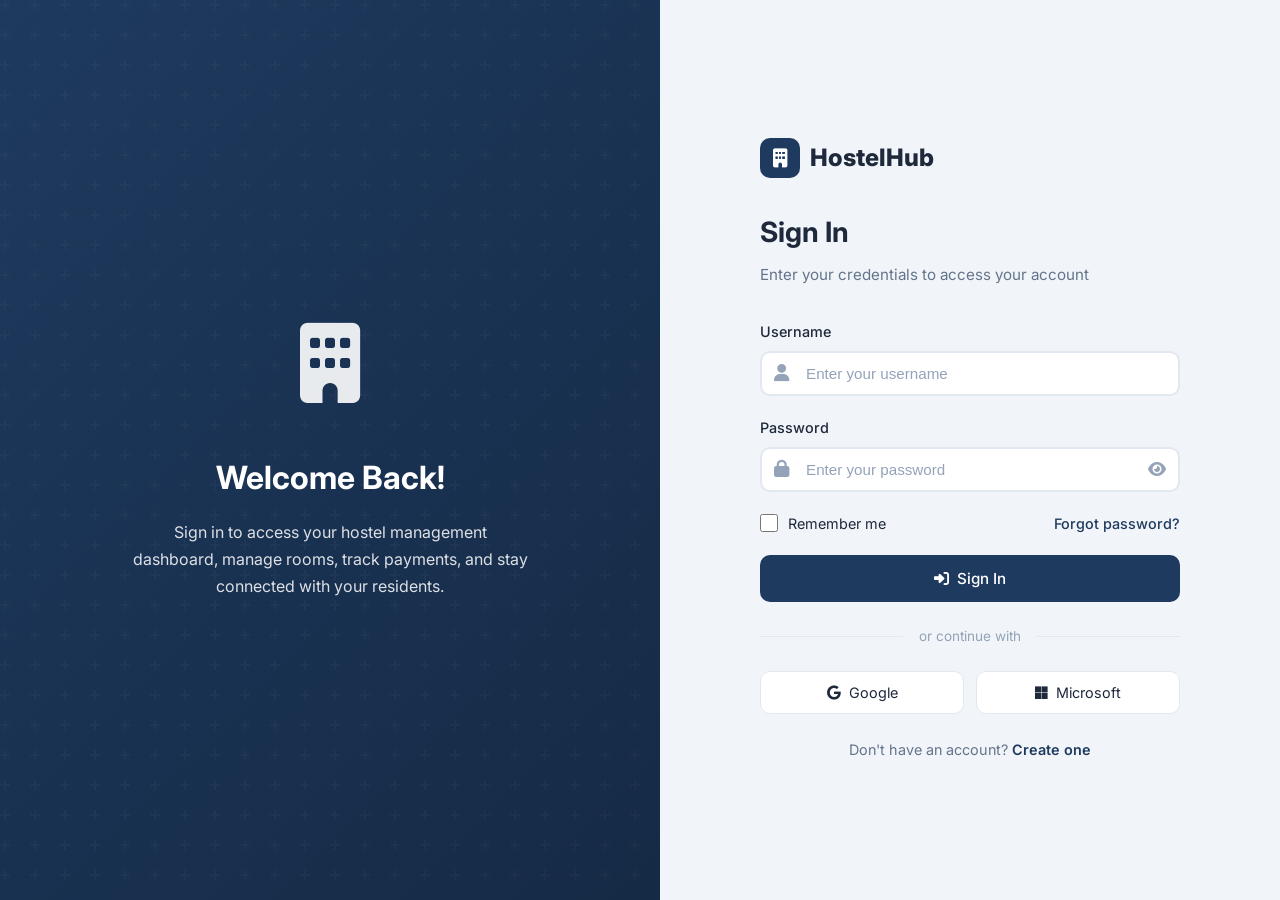
<file: students.html>
<!DOCTYPE html>
<html lang="en" data-theme="light">
<head>
  <meta charset="UTF-8">
  <meta name="viewport" content="width=device-width, initial-scale=1.0">
  <title>Students - HostelHub</title>
  <link rel="preconnect" href="https://fonts.googleapis.com">
  <link href="https://fonts.googleapis.com/css2?family=Inter:wght@300;400;500;600;700;800&display=swap" rel="stylesheet">
  <link rel="stylesheet" href="https://cdnjs.cloudflare.com/ajax/libs/font-awesome/6.5.1/css/all.min.css">
  <link rel="stylesheet" href="css/style.css">
  <link rel="stylesheet" href="css/responsive.css">
  <style>
    .student-grid { display: grid; grid-template-columns: repeat(auto-fill, minmax(260px, 1fr)); gap: 20px; }
    .student-card { background: var(--bg-card); border-radius: var(--radius-lg); border: 1px solid var(--border); padding: 24px; text-align: center; transition: all var(--transition-fast); }
    .student-card:hover { transform: translateY(-2px); box-shadow: var(--shadow-md); }
    .student-avatar { width: 80px; height: 80px; border-radius: 50%; margin: 0 auto 16px; object-fit: cover; background: var(--bg-tertiary); }
    .student-name { font-size: 1.1rem; font-weight: 700; margin-bottom: 4px; color: var(--text-primary); }
    .student-id { font-size: 0.85rem; color: var(--text-muted); margin-bottom: 12px; }
    .student-room { display: inline-flex; align-items: center; gap: 6px; padding: 4px 12px; background: var(--bg-tertiary); border-radius: 20px; font-size: 0.8rem; font-weight: 600; color: var(--primary); margin-bottom: 12px; }
    .student-contact { font-size: 0.85rem; color: var(--text-secondary); margin-bottom: 4px; }
    .student-status { display: inline-block; padding: 4px 10px; border-radius: 20px; font-size: 0.75rem; font-weight: 600; margin-top: 12px; }
    .student-status.active { background: rgba(16,185,129,0.15); color: var(--success); }
    .student-status.pending { background: rgba(245,158,11,0.15); color: var(--warning); }
    .student-status.inactive { background: rgba(239,68,68,0.15); color: var(--danger); }
    .student-actions { display: flex; gap: 8px; margin-top: 16px; }
    .student-actions button { flex: 1; }
    .attendance-badge { display: inline-flex; align-items: center; gap: 6px; padding: 4px 10px; border-radius: 20px; font-size: 0.75rem; font-weight: 600; cursor: pointer; }
    .attendance-present { background: rgba(16,185,129,0.15); color: var(--success); }
    .attendance-absent { background: rgba(239,68,68,0.15); color: var(--danger); }
    .attendance-leave { background: rgba(245,158,11,0.15); color: var(--warning); }
    .gate-pass-btn { background: var(--primary); color: white; border: none; padding: 6px 12px; border-radius: var(--radius-md); font-size: 0.8rem; font-weight: 600; cursor: pointer; }
    .gate-pass-btn:hover { background: var(--primary-dark); }
    .doc-upload { border: 2px dashed var(--border); border-radius: var(--radius-md); padding: 16px; text-align: center; cursor: pointer; transition: all var(--transition-fast); }
    .doc-upload:hover { border-color: var(--primary); background: rgba(30,58,95,0.03); }
  </style>
</head>
<body>
  <div class="mobile-overlay" id="mobile-overlay"></div>
  <aside class="sidebar" id="sidebar">
    <div class="sidebar-header">
      <div class="sidebar-logo"><i class="fas fa-building"></i></div>
      <span class="sidebar-brand">HostelHub</span>
    </div>
    <nav class="sidebar-nav">
      <ul>
        <li><a href="dashboard.html"><i class="fas fa-th-large"></i><span>Dashboard</span></a></li>
        <li><a href="rooms.html"><i class="fas fa-bed"></i><span>Rooms</span></a></li>
        <li><a href="students.html" class="active"><i class="fas fa-users"></i><span>Students</span></a></li>
        <li><a href="payments.html"><i class="fas fa-credit-card"></i><span>Payments</span></a></li>
        <li><a href="complaints.html"><i class="fas fa-wrench"></i><span>Complaints</span></a></li>
        <li><a href="notices.html"><i class="fas fa-bullhorn"></i><span>Notices</span></a></li>
        <li><a href="settings.html"><i class="fas fa-cog"></i><span>Settings</span></a></li>
      </ul>
    </nav>
    <div class="sidebar-footer">
      <button class="sidebar-toggle" id="sidebar-toggle"><i class="fas fa-chevron-left"></i><span>Collapse</span></button>
    </div>
  </aside>

  <main class="main-content">
    <header class="top-header">
      <button class="header-btn" id="mobile-menu-toggle"><i class="fas fa-bars"></i></button>
      <div class="header-search"><i class="fas fa-search"></i><input type="text" placeholder="Search students..." data-search="students"></div>
      <div class="header-actions">
        <button class="header-btn" id="theme-toggle"><i class="fas fa-moon"></i></button>
        <button class="header-btn" style="position:relative"><i class="fas fa-bell"></i><span class="badge-dot" id="notification-badge"></span></button>
        <div class="dropdown">
          <div class="header-profile dropdown-trigger">
            <img src="https://ui-avatars.com/api/?name=Admin+User&background=4f46e5&color=fff" alt="Profile">
            <div class="header-profile-info">
              <div class="header-profile-name">Admin User</div>
              <div class="header-profile-role">Administrator</div>
            <i class="fas fa-chevron-down" style="font-size:0.75rem;color:var(--text-muted)"></i>
          </div>
          <div class="dropdown-menu">
            <a href="settings.html" class="dropdown-item"><i class="fas fa-user"></i> Profile</a>
            <a href="settings.html" class="dropdown-item"><i class="fas fa-cog"></i> Settings</a>
            <div class="dropdown-divider"></div>
            <a href="#" class="dropdown-item" onclick="logout();return false"><i class="fas fa-sign-out-alt"></i> Logout</a>
          </div>
      </div>
    </header>

    <div class="page-content">
      <div class="page-header">
        <div>
          <h1 class="page-title">Students</h1>
          <p class="page-subtitle">Manage student records, room assignments, and payments.</p>
        </div>
        <button class="btn btn-primary" onclick="openModal('add-student-modal')"><i class="fas fa-plus"></i> Add Student</button>
      </div>
      <div class="room-filters" style="margin-bottom:20px">
        <select class="form-select" onchange="filterStudents(this.value,'status')">
          <option value="">All Status</option>
          <option value="active">Active</option>
          <option value="pending">Pending</option>
          <option value="inactive">Inactive</option>
        </select>
        <select class="form-select" onchange="filterStudents(this.value,'floor')">
          <option value="">All Floors</option>
          <option value="1">Floor 1</option>
          <option value="2">Floor 2</option>
          <option value="3">Floor 3</option>
        </select>
        <input type="text" class="form-input" placeholder="Search by name or ID..." style="min-width:240px" oninput="searchStudents(this.value)">
      </div>
      <div class="student-grid" id="student-grid"></div>
  </main>

  <!-- Add Student Modal -->
  <div class="modal-overlay" id="add-student-modal">
    <div class="modal" style="max-width:680px">
      <div class="modal-header">
        <h3 class="modal-title"><i class="fas fa-user-plus"></i> Add New Student</h3>
        <button class="modal-close" onclick="closeModal('add-student-modal')"><i class="fas fa-times"></i></button>
      </div>
      <div class="modal-body">
        <form id="add-student-form">
          <div class="grid grid-cols-2 gap-4">
            <div class="form-group"><label class="form-label">Full Name <span style="color:var(--danger)">*</span></label><input type="text" class="form-input" id="stu-name" placeholder="John Doe" required></div>
            <div class="form-group"><label class="form-label">Student ID <span style="color:var(--danger)">*</span></label><input type="text" class="form-input" id="stu-id" placeholder="STU-2024-001" required></div>
            <div class="form-group"><label class="form-label">Email <span style="color:var(--danger)">*</span></label><input type="email" class="form-input" id="stu-email" placeholder="john@example.com" required></div>
            <div class="form-group"><label class="form-label">Phone <span style="color:var(--danger)">*</span></label><input type="tel" class="form-input" id="stu-phone" placeholder="+1 234 567 890" required></div>
            <div class="form-group"><label class="form-label">Room (Vacant Only)</label>
              <select class="form-select" id="stu-room">
                <option value="">Auto Assign</option>
              </select>
            </div>
            <div class="form-group"><label class="form-label">Course/Program</label><input type="text" class="form-input" id="stu-course" placeholder="Computer Science"></div>
          </div>
          <div style="margin:20px 0 12px;font-weight:700;color:var(--primary);font-size:0.95rem;border-bottom:1px solid var(--border);padding-bottom:8px">Emergency Contacts</div>
          <div class="grid grid-cols-2 gap-4">
            <div class="form-group"><label class="form-label">Parent/Guardian Name</label><input type="text" class="form-input" id="stu-parent-name" placeholder="Jane Doe"></div>
            <div class="form-group"><label class="form-label">Parent/Guardian Phone</label><input type="tel" class="form-input" id="stu-parent-phone" placeholder="+1 234 567 8900"></div>
          </div>
          <div style="margin:20px 0 12px;font-weight:700;color:var(--primary);font-size:0.95rem;border-bottom:1px solid var(--border);padding-bottom:8px">Documents</div>
          <div class="grid grid-cols-2 gap-4">
            <div class="doc-upload" onclick="alert('In production: File picker would open here')"><i class="fas fa-id-card" style="font-size:1.5rem;color:var(--primary);margin-bottom:8px"></i><div style="font-size:0.85rem;font-weight:600">Upload ID / CNIC</div><div style="font-size:0.75rem;color:var(--text-muted)">JPG, PNG, PDF</div></div>
            <div class="doc-upload" onclick="alert('In production: File picker would open here')"><i class="fas fa-file-signature" style="font-size:1.5rem;color:var(--primary);margin-bottom:8px"></i><div style="font-size:0.85rem;font-weight:600">Hostel Agreement</div><div style="font-size:0.75rem;color:var(--text-muted)">Signed document</div></div>
          </div>
        </form>
      </div>
      <div class="modal-footer">
        <button class="btn btn-secondary" onclick="closeModal('add-student-modal')">Cancel</button>
        <button class="btn btn-primary" onclick="saveStudent()"><i class="fas fa-save"></i> Save Student</button>
      </div>
    </div>
  </div>

  <!-- Gate Pass Modal -->
  <div class="modal-overlay" id="gate-pass-modal">
    <div class="modal" style="max-width:420px">
      <div class="modal-header"><h3 class="modal-title"><i class="fas fa-passport"></i> Gate Pass</h3><button class="modal-close" onclick="closeModal('gate-pass-modal')"><i class="fas fa-times"></i></button></div>
      <div class="modal-body" id="gate-pass-body" style="text-align:center"></div>
      <div class="modal-footer" style="justify-content:center"><button class="btn btn-primary" onclick="alert('Gate Pass printed!');closeModal('gate-pass-modal')"><i class="fas fa-print"></i> Print Pass</button></div>
    </div>
  </div>

  <script src="js/main.js"></script>
  <script>
    if (localStorage.getItem('isLoggedIn') !== 'true') {
      window.location.href = 'login.html';
    }

    const studentsData = [
      {id:1,name:'John Doe',studentId:'STU-2024-001',email:'john@example.com',phone:'+1 234 567 8901',room:'101',course:'Computer Science',status:'active',attendance:'present',avatar:'https://ui-avatars.com/api/?name=John+Doe&background=1e3a5f&color=fff'},
      {id:2,name:'Sarah Johnson',studentId:'STU-2024-002',email:'sarah@example.com',phone:'+1 234 567 8902',room:'103',course:'Business Admin',status:'active',attendance:'present',avatar:'https://ui-avatars.com/api/?name=Sarah+Johnson&background=1e3a5f&color=fff'},
      {id:3,name:'Michael Chen',studentId:'STU-2024-003',email:'michael@example.com',phone:'+1 234 567 8903',room:'201',course:'Engineering',status:'active',attendance:'leave',avatar:'https://ui-avatars.com/api/?name=Michael+Chen&background=1e3a5f&color=fff'},
      {id:4,name:'Emily Davis',studentId:'STU-2024-004',email:'emily@example.com',phone:'+1 234 567 8904',room:'203',course:'Medicine',status:'pending',attendance:'present',avatar:'https://ui-avatars.com/api/?name=Emily+Davis&background=1e3a5f&color=fff'},
      {id:5,name:'David Wilson',studentId:'STU-2024-005',email:'david@example.com',phone:'+1 234 567 8905',room:'301',course:'Law',status:'active',attendance:'absent',avatar:'https://ui-avatars.com/api/?name=David+Wilson&background=1e3a5f&color=fff'},
      {id:6,name:'Lisa Brown',studentId:'STU-2024-006',email:'lisa@example.com',phone:'+1 234 567 8906',room:'303',course:'Design',status:'active',attendance:'present',avatar:'https://ui-avatars.com/api/?name=Lisa+Brown&background=1e3a5f&color=fff'},
      {id:7,name:'James Miller',studentId:'STU-2024-007',email:'james@example.com',phone:'+1 234 567 8907',room:null,course:'Physics',status:'inactive',attendance:'absent',avatar:'https://ui-avatars.com/api/?name=James+Miller&background=1e3a5f&color=fff'},
      {id:8,name:'Anna Garcia',studentId:'STU-2024-008',email:'anna@example.com',phone:'+1 234 567 8908',room:'102',course:'Psychology',status:'active',attendance:'present',avatar:'https://ui-avatars.com/api/?name=Anna+Garcia&background=1e3a5f&color=fff'}
    ];

    const allRooms = ['101','102','103','104','105','201','202','203','204','205','301','302','303','304','305'];
    function getVacantRooms() {
      const occupied = studentsData.filter(s => s.room).map(s => s.room);
      return allRooms.filter(r => !occupied.includes(r));
    }

    function loadVacantRooms() {
      const sel = document.getElementById('stu-room');
      const vacant = getVacantRooms();
      sel.innerHTML = '<option value="">Auto Assign</option>' + vacant.map(r => `<option value="${r}">Room ${r} (Vacant)</option>`).join('');
    }

    function renderStudents(data = studentsData) {
      const grid = document.getElementById('student-grid');
      grid.innerHTML = '';
      data.forEach(student => {
        const att = student.attendance || 'present';
        const attClass = 'attendance-' + att;
        const attIcon = att === 'present' ? 'fa-check' : att === 'absent' ? 'fa-times' : 'fa-plane';
        const card = document.createElement('div');
        card.className = 'student-card';
        card.setAttribute('data-search-target', 'students');
        card.innerHTML = `
          <img src="${student.avatar}" alt="${student.name}" class="student-avatar">
          <div class="student-name">${student.name}</div>
          <div class="student-id">${student.studentId}</div>
          ${student.room ? `<div class="student-room"><i class="fas fa-bed"></i> Room ${student.room}</div>` : '<div style="font-size:0.8rem;color:var(--danger);margin-bottom:8px"><i class="fas fa-exclamation-circle"></i> No Room</div>'}
          <div class="student-contact"><i class="fas fa-envelope"></i> ${student.email}</div>
          <div class="student-contact"><i class="fas fa-phone"></i> ${student.phone}</div>
          <div style="margin-top:10px;display:flex;align-items:center;justify-content:center;gap:8px">
            <span class="attendance-badge ${attClass}" onclick="toggleAttendance(${student.id})" title="Click to change">
              <i class="fas ${attIcon}"></i> ${att.charAt(0).toUpperCase() + att.slice(1)}
            </span>
            <button class="gate-pass-btn" onclick="generateGatePass(${student.id})"><i class="fas fa-passport"></i> Gate Pass</button>
          </div>
          <div class="student-actions">
            <button class="btn btn-sm btn-secondary"><i class="fas fa-edit"></i> Edit</button>
            <button class="btn btn-sm btn-primary"><i class="fas fa-eye"></i> View</button>
          </div>`;
        grid.appendChild(card);
      });
    }

    function toggleAttendance(id) {
      const student = studentsData.find(s => s.id === id);
      const states = ['present','absent','leave'];
      const idx = states.indexOf(student.attendance || 'present');
      student.attendance = states[(idx + 1) % states.length];
      renderStudents();
      showToast('Updated', `${student.name} marked ${student.attendance}`, 'success');
    }

    function generateGatePass(id) {
      const student = studentsData.find(s => s.id === id);
      const passId = 'GP-' + Date.now().toString(36).toUpperCase();
      const date = new Date().toLocaleDateString();
      document.getElementById('gate-pass-body').innerHTML = `
        <div style="border:2px dashed var(--primary);border-radius:var(--radius-lg);padding:24px;margin-bottom:16px;background:rgba(30,58,95,0.03)">
          <div style="font-size:1.5rem;font-weight:800;color:var(--primary);margin-bottom:4px">GATE PASS</div>
          <div style="font-size:0.8rem;color:var(--text-muted);margin-bottom:16px">${passId}</div>
          <div style="font-size:1.2rem;font-weight:700;margin-bottom:4px">${student.name}</div>
          <div style="font-size:0.9rem;color:var(--text-secondary);margin-bottom:4px">${student.studentId}</div>
          <div style="font-size:0.9rem;color:var(--text-secondary)">Room ${student.room || 'N/A'}</div>
          <div style="margin-top:16px;padding-top:16px;border-top:1px dashed var(--border);font-size:0.85rem;color:var(--text-muted)">Valid for: Weekend Leave<br>Issued: ${date}</div>
        </div>
      `;
      openModal('gate-pass-modal');
    }

    function filterStudents(value, type) {
      let filtered = studentsData;
      if (type === 'status' && value) filtered = filtered.filter(s => s.status === value);
      if (type === 'floor' && value) filtered = filtered.filter(s => s.room && s.room.startsWith(value));
      renderStudents(filtered);
    }

    function searchStudents(query) {
      const q = query.toLowerCase();
      const filtered = studentsData.filter(s => s.name.toLowerCase().includes(q) || s.studentId.toLowerCase().includes(q) || s.email.toLowerCase().includes(q) || (s.phone && s.phone.includes(q)));
      renderStudents(filtered);
    }

    function saveStudent() {
      showToast('Success', 'Student added successfully', 'success');
      closeModal('add-student-modal');
    }

    // Load vacant rooms when modal opens
    document.querySelector('[onclick="openModal(\'add-student-modal\')"]').addEventListener('click', loadVacantRooms);

    renderStudents();
  </script>
</body>
</html>
</file>
<file: css/style.css>
/* ============================================
   HostelHub - Hostel Management System
   Global Styles & CSS Variables
   ============================================ */

/* CSS Variables for Light/Dark Theme */
:root {
  --primary: #1e3a5f;
  --primary-dark: #152a45;
  --primary-light: #3d6a99;
  --secondary: #475569;
  --accent: #f59e0b;
  --success: #10b981;
  --danger: #ef4444;
  --warning: #f59e0b;
  --info: #3b82f6;

  --bg-primary: #f1f5f9;
  --bg-secondary: #ffffff;
  --bg-tertiary: #e2e8f0;
  --bg-card: #ffffff;
  --bg-sidebar: #0f172a;
  
  --text-primary: #1e293b;
  --text-secondary: #64748b;
  --text-muted: #94a3b8;
  --text-inverse: #f8fafc;
  
  --border: #e2e8f0;
  --border-light: #f1f5f9;
  
  --shadow-sm: 0 1px 2px rgba(0,0,0,0.05);
  --shadow-md: 0 4px 6px -1px rgba(0,0,0,0.1), 0 2px 4px -2px rgba(0,0,0,0.1);
  --shadow-lg: 0 10px 15px -3px rgba(0,0,0,0.1), 0 4px 6px -4px rgba(0,0,0,0.1);
  --shadow-xl: 0 20px 25px -5px rgba(0,0,0,0.1), 0 8px 10px -6px rgba(0,0,0,0.1);
  
  --radius-sm: 6px;
  --radius-md: 10px;
  --radius-lg: 16px;
  --radius-xl: 24px;
  
  --transition-fast: 0.15s ease;
  --transition-normal: 0.3s ease;
  --transition-slow: 0.5s ease;
  
  --sidebar-width: 260px;
  --sidebar-collapsed: 70px;
  --header-height: 70px;
}

/* Dark Theme */
[data-theme="dark"] {
  --bg-primary: #0f172a;
  --bg-secondary: #1e293b;
  --bg-tertiary: #334155;
  --bg-card: #1e293b;
  --bg-sidebar: #0f172a;
  
  --text-primary: #f1f5f9;
  --text-secondary: #94a3b8;
  --text-muted: #64748b;
  --text-inverse: #1e293b;
  
  --border: #334155;
  --border-light: #475569;
  
  --shadow-sm: 0 1px 2px rgba(0,0,0,0.3);
  --shadow-md: 0 4px 6px -1px rgba(0,0,0,0.4), 0 2px 4px -2px rgba(0,0,0,0.4);
  --shadow-lg: 0 10px 15px -3px rgba(0,0,0,0.4), 0 4px 6px -4px rgba(0,0,0,0.4);
  --shadow-xl: 0 20px 25px -5px rgba(0,0,0,0.5), 0 8px 10px -6px rgba(0,0,0,0.5);
}

/* Reset & Base */
*, *::before, *::after {
  margin: 0;
  padding: 0;
  box-sizing: border-box;
}

html {
  scroll-behavior: smooth;
  font-size: 16px;
}

body {
  font-family: 'Inter', -apple-system, BlinkMacSystemFont, 'Segoe UI', Roboto, sans-serif;
  background: var(--bg-primary);
  color: var(--text-primary);
  line-height: 1.6;
  transition: background var(--transition-normal), color var(--transition-normal);
  overflow-x: hidden;
}

a {
  text-decoration: none;
  color: inherit;
  transition: color var(--transition-fast);
}

button {
  cursor: pointer;
  border: none;
  outline: none;
  font-family: inherit;
}

img {
  max-width: 100%;
  display: block;
}

ul {
  list-style: none;
}

/* Scrollbar */
::-webkit-scrollbar {
  width: 8px;
  height: 8px;
}

::-webkit-scrollbar-track {
  background: var(--bg-tertiary);
}

::-webkit-scrollbar-thumb {
  background: var(--text-muted);
  border-radius: 4px;
}

::-webkit-scrollbar-thumb:hover {
  background: var(--text-secondary);
}

/* ============================================
   Utility Classes
   ============================================ */

.container {
  max-width: 1280px;
  margin: 0 auto;
  padding: 0 24px;
}

.flex {
  display: flex;
}

.flex-col {
  flex-direction: column;
}

.items-center {
  align-items: center;
}

.justify-between {
  justify-content: space-between;
}

.justify-center {
  justify-content: center;
}

.gap-2 { gap: 8px; }
.gap-3 { gap: 12px; }
.gap-4 { gap: 16px; }
.gap-6 { gap: 24px; }

.grid {
  display: grid;
}

.grid-cols-2 { grid-template-columns: repeat(2, 1fr); }
.grid-cols-3 { grid-template-columns: repeat(3, 1fr); }
.grid-cols-4 { grid-template-columns: repeat(4, 1fr); }

.w-full { width: 100%; }
.h-full { height: 100%; }

.text-center { text-align: center; }
.text-sm { font-size: 0.875rem; }
.text-lg { font-size: 1.125rem; }
.text-xl { font-size: 1.25rem; }
.text-2xl { font-size: 1.5rem; }
.text-3xl { font-size: 1.875rem; }
.text-4xl { font-size: 2.25rem; }

.font-medium { font-weight: 500; }
.font-semibold { font-weight: 600; }
.font-bold { font-weight: 700; }

.mb-2 { margin-bottom: 8px; }
.mb-4 { margin-bottom: 16px; }
.mb-6 { margin-bottom: 24px; }
.mb-8 { margin-bottom: 32px; }

.mt-4 { margin-top: 16px; }
.mt-6 { margin-top: 24px; }

.p-4 { padding: 16px; }
.p-6 { padding: 24px; }

.rounded { border-radius: var(--radius-md); }
.rounded-lg { border-radius: var(--radius-lg); }

.shadow { box-shadow: var(--shadow-md); }
.shadow-lg { box-shadow: var(--shadow-lg); }

.bg-card { background: var(--bg-card); }

.hidden { display: none !important; }

/* ============================================
   Buttons
   ============================================ */

.btn {
  display: inline-flex;
  align-items: center;
  justify-content: center;
  gap: 8px;
  padding: 10px 20px;
  border-radius: var(--radius-md);
  font-size: 0.95rem;
  font-weight: 500;
  transition: all var(--transition-fast);
  border: none;
  cursor: pointer;
}

.btn-primary {
  background: var(--primary);
  color: white;
}

.btn-primary:hover {
  background: var(--primary-dark);
  transform: translateY(-1px);
  box-shadow: var(--shadow-md);
}

.btn-secondary {
  background: var(--bg-tertiary);
  color: var(--text-primary);
  border: 1px solid var(--border);
}

.btn-secondary:hover {
  background: var(--border);
}

.btn-success {
  background: var(--success);
  color: white;
}

.btn-danger {
  background: var(--danger);
  color: white;
}

.btn-warning {
  background: var(--warning);
  color: white;
}

.btn-outline {
  background: transparent;
  color: var(--primary);
  border: 2px solid var(--primary);
}

.btn-outline:hover {
  background: var(--primary);
  color: white;
}

.btn-sm {
  padding: 6px 14px;
  font-size: 0.85rem;
}

.btn-lg {
  padding: 14px 28px;
  font-size: 1.05rem;
}

.btn-icon {
  width: 40px;
  height: 40px;
  padding: 0;
  border-radius: var(--radius-md);
}

/* ============================================
   Form Elements
   ============================================ */

.form-group {
  margin-bottom: 20px;
}

.form-label {
  display: block;
  margin-bottom: 8px;
  font-size: 0.9rem;
  font-weight: 500;
  color: var(--text-primary);
}

.form-input,
.form-select,
.form-textarea {
  width: 100%;
  padding: 12px 16px;
  border: 2px solid var(--border);
  border-radius: var(--radius-md);
  background: var(--bg-secondary);
  color: var(--text-primary);
  font-size: 0.95rem;
  transition: border-color var(--transition-fast), box-shadow var(--transition-fast);
}

.form-input:focus,
.form-select:focus,
.form-textarea:focus {
  outline: none;
  border-color: var(--primary);
  box-shadow: 0 0 0 3px rgba(79, 70, 229, 0.1);
}

.form-input::placeholder {
  color: var(--text-muted);
}

.form-select {
  cursor: pointer;
}

.form-textarea {
  resize: vertical;
  min-height: 100px;
}

.input-icon-wrapper {
  position: relative;
}

.input-icon-wrapper .form-input {
  padding-left: 44px;
}

.input-icon {
  position: absolute;
  left: 14px;
  top: 50%;
  transform: translateY(-50%);
  color: var(--text-muted);
  font-size: 1.1rem;
}

/* Checkbox & Radio */
.form-check {
  display: flex;
  align-items: center;
  gap: 10px;
  cursor: pointer;
}

.form-check input[type="checkbox"],
.form-check input[type="radio"] {
  width: 18px;
  height: 18px;
  accent-color: var(--primary);
  cursor: pointer;
}

/* ============================================
   Cards
   ============================================ */

.card {
  background: var(--bg-card);
  border-radius: var(--radius-lg);
  box-shadow: var(--shadow-md);
  border: 1px solid var(--border);
  transition: transform var(--transition-fast), box-shadow var(--transition-fast);
  overflow: hidden;
}

.card:hover {
  transform: translateY(-2px);
  box-shadow: var(--shadow-lg);
}

.card-header {
  padding: 20px 24px;
  border-bottom: 1px solid var(--border);
  display: flex;
  align-items: center;
  justify-content: space-between;
}

.card-title {
  font-size: 1.1rem;
  font-weight: 600;
  color: var(--text-primary);
}

.card-body {
  padding: 24px;
}

.card-footer {
  padding: 16px 24px;
  border-top: 1px solid var(--border);
  background: var(--bg-tertiary);
}

/* ============================================
   Badges
   ============================================ */

.badge {
  display: inline-flex;
  align-items: center;
  gap: 4px;
  padding: 4px 10px;
  border-radius: 20px;
  font-size: 0.75rem;
  font-weight: 600;
  text-transform: uppercase;
  letter-spacing: 0.5px;
}

.badge-success {
  background: rgba(16, 185, 129, 0.15);
  color: var(--success);
}

.badge-danger {
  background: rgba(239, 68, 68, 0.15);
  color: var(--danger);
}

.badge-warning {
  background: rgba(245, 158, 11, 0.15);
  color: var(--warning);
}

.badge-info {
  background: rgba(59, 130, 246, 0.15);
  color: var(--info);
}

.badge-primary {
  background: rgba(79, 70, 229, 0.15);
  color: var(--primary);
}

/* ============================================
   Tables
   ============================================ */

.table-container {
  overflow-x: auto;
}

.data-table {
  width: 100%;
  border-collapse: collapse;
}

.data-table th,
.data-table td {
  padding: 14px 16px;
  text-align: left;
  border-bottom: 1px solid var(--border);
}

.data-table th {
  font-size: 0.8rem;
  font-weight: 600;
  text-transform: uppercase;
  letter-spacing: 0.5px;
  color: var(--text-muted);
  background: var(--bg-tertiary);
}

.data-table tbody tr {
  transition: background var(--transition-fast);
}

.data-table tbody tr:hover {
  background: var(--bg-tertiary);
}

.data-table tbody tr:last-child td {
  border-bottom: none;
}

/* ============================================
   Modal
   ============================================ */

.modal-overlay {
  position: fixed;
  inset: 0;
  background: rgba(0, 0, 0, 0.5);
  backdrop-filter: blur(4px);
  display: flex;
  align-items: center;
  justify-content: center;
  z-index: 1000;
  opacity: 0;
  visibility: hidden;
  transition: all var(--transition-normal);
}

.modal-overlay.active {
  opacity: 1;
  visibility: visible;
}

.modal {
  background: var(--bg-card);
  border-radius: var(--radius-lg);
  box-shadow: var(--shadow-xl);
  width: 90%;
  max-width: 600px;
  max-height: 90vh;
  overflow-y: auto;
  transform: scale(0.9) translateY(20px);
  transition: transform var(--transition-normal);
}

.modal-overlay.active .modal {
  transform: scale(1) translateY(0);
}

.modal-header {
  padding: 20px 24px;
  border-bottom: 1px solid var(--border);
  display: flex;
  align-items: center;
  justify-content: space-between;
}

.modal-title {
  font-size: 1.2rem;
  font-weight: 600;
}

.modal-close {
  width: 36px;
  height: 36px;
  border-radius: var(--radius-md);
  display: flex;
  align-items: center;
  justify-content: center;
  background: var(--bg-tertiary);
  color: var(--text-secondary);
  font-size: 1.2rem;
  transition: all var(--transition-fast);
}

.modal-close:hover {
  background: var(--danger);
  color: white;
}

.modal-body {
  padding: 24px;
}

.modal-footer {
  padding: 16px 24px;
  border-top: 1px solid var(--border);
  display: flex;
  justify-content: flex-end;
  gap: 12px;
}

/* ============================================
   Toast Notifications
   ============================================ */

.toast-container {
  position: fixed;
  top: 24px;
  right: 24px;
  z-index: 2000;
  display: flex;
  flex-direction: column;
  gap: 12px;
}

.toast {
  display: flex;
  align-items: center;
  gap: 12px;
  padding: 16px 20px;
  border-radius: var(--radius-md);
  background: var(--bg-card);
  box-shadow: var(--shadow-lg);
  border-left: 4px solid var(--primary);
  min-width: 300px;
  max-width: 400px;
  animation: slideIn 0.3s ease, fadeOut 0.3s ease 2.7s forwards;
}

.toast-success { border-left-color: var(--success); }
.toast-danger { border-left-color: var(--danger); }
.toast-warning { border-left-color: var(--warning); }
.toast-info { border-left-color: var(--info); }

.toast-icon {
  font-size: 1.3rem;
  flex-shrink: 0;
}

.toast-success .toast-icon { color: var(--success); }
.toast-danger .toast-icon { color: var(--danger); }
.toast-warning .toast-icon { color: var(--warning); }
.toast-info .toast-icon { color: var(--info); }

.toast-content {
  flex: 1;
}

.toast-title {
  font-weight: 600;
  font-size: 0.95rem;
  margin-bottom: 2px;
}

.toast-message {
  font-size: 0.85rem;
  color: var(--text-secondary);
}

.toast-close {
  background: none;
  border: none;
  color: var(--text-muted);
  font-size: 1.1rem;
  cursor: pointer;
  padding: 4px;
}

@keyframes slideIn {
  from {
    transform: translateX(100%);
    opacity: 0;
  }
  to {
    transform: translateX(0);
    opacity: 1;
  }
}

@keyframes fadeOut {
  to {
    opacity: 0;
    transform: translateX(100%);
  }
}

/* ============================================
   Sidebar Navigation
   ============================================ */

.sidebar {
  position: fixed;
  left: 0;
  top: 0;
  height: 100vh;
  width: var(--sidebar-width);
  background: var(--bg-sidebar);
  color: var(--text-inverse);
  display: flex;
  flex-direction: column;
  transition: width var(--transition-normal);
  z-index: 100;
  overflow-y: auto;
}

.sidebar.collapsed {
  width: var(--sidebar-collapsed);
}

.sidebar-header {
  padding: 20px 24px;
  display: flex;
  align-items: center;
  gap: 12px;
  border-bottom: 1px solid rgba(255,255,255,0.1);
}

.sidebar-logo {
  width: 40px;
  height: 40px;
  background: var(--primary);
  border-radius: var(--radius-md);
  display: flex;
  align-items: center;
  justify-content: center;
  font-size: 1.3rem;
  flex-shrink: 0;
}

.sidebar-brand {
  font-size: 1.25rem;
  font-weight: 700;
  white-space: nowrap;
  transition: opacity var(--transition-fast);
}

.sidebar.collapsed .sidebar-brand {
  opacity: 0;
  width: 0;
  overflow: hidden;
}

.sidebar-nav {
  flex: 1;
  padding: 16px 12px;
}

.sidebar-nav ul {
  display: flex;
  flex-direction: column;
  gap: 4px;
}

.sidebar-nav a {
  display: flex;
  align-items: center;
  gap: 12px;
  padding: 12px 16px;
  border-radius: var(--radius-md);
  color: rgba(255,255,255,0.7);
  transition: all var(--transition-fast);
  white-space: nowrap;
}

.sidebar-nav a:hover,
.sidebar-nav a.active {
  background: rgba(255,255,255,0.1);
  color: white;
}

.sidebar-nav a.active {
  background: var(--primary);
}

.sidebar-nav i {
  font-size: 1.2rem;
  width: 24px;
  text-align: center;
  flex-shrink: 0;
}

.sidebar-nav span {
  transition: opacity var(--transition-fast);
}

.sidebar.collapsed .sidebar-nav span {
  opacity: 0;
  width: 0;
  overflow: hidden;
}

.sidebar-footer {
  padding: 16px;
  border-top: 1px solid rgba(255,255,255,0.1);
}

.sidebar-toggle {
  width: 100%;
  padding: 10px;
  background: rgba(255,255,255,0.05);
  border-radius: var(--radius-md);
  color: rgba(255,255,255,0.7);
  display: flex;
  align-items: center;
  justify-content: center;
  gap: 8px;
  transition: all var(--transition-fast);
}

.sidebar-toggle:hover {
  background: rgba(255,255,255,0.1);
  color: white;
}

/* ============================================
   Mobile Menu Toggle
   ============================================ */

#mobile-menu-toggle {
  display: none;
}

@media (max-width: 992px) {
  #mobile-menu-toggle {
    display: flex !important;
  }
}

/* ============================================
   Top Header
   ============================================ */

.top-header {
  position: fixed;
  top: 0;
  right: 0;
  left: var(--sidebar-width);
  height: var(--header-height);
  background: var(--bg-card);
  border-bottom: 1px solid var(--border);
  display: flex;
  align-items: center;
  justify-content: space-between;
  padding: 0 24px;
  z-index: 90;
  transition: left var(--transition-normal);
}

.sidebar.collapsed ~ .main-content .top-header {
  left: var(--sidebar-collapsed);
}

.header-search {
  position: relative;
  width: 360px;
}

.header-search input {
  width: 100%;
  padding: 10px 16px 10px 42px;
  border: 1px solid var(--border);
  border-radius: var(--radius-md);
  background: var(--bg-primary);
  color: var(--text-primary);
  font-size: 0.9rem;
}

.header-search input:focus {
  outline: none;
  border-color: var(--primary);
}

.header-search i {
  position: absolute;
  left: 14px;
  top: 50%;
  transform: translateY(-50%);
  color: var(--text-muted);
}

.header-actions {
  display: flex;
  align-items: center;
  gap: 12px;
}

.header-btn {
  width: 40px;
  height: 40px;
  border-radius: var(--radius-md);
  background: var(--bg-primary);
  border: 1px solid var(--border);
  display: flex;
  align-items: center;
  justify-content: center;
  color: var(--text-secondary);
  position: relative;
  transition: all var(--transition-fast);
}

.header-btn:hover {
  background: var(--bg-tertiary);
  color: var(--text-primary);
}

.header-btn .badge-dot {
  position: absolute;
  top: 8px;
  right: 8px;
  width: 8px;
  height: 8px;
  background: var(--danger);
  border-radius: 50%;
  border: 2px solid var(--bg-card);
}

.header-profile {
  display: flex;
  align-items: center;
  gap: 10px;
  padding: 6px 12px;
  border-radius: var(--radius-md);
  cursor: pointer;
  transition: background var(--transition-fast);
}

.header-profile:hover {
  background: var(--bg-primary);
}

.header-profile img {
  width: 36px;
  height: 36px;
  border-radius: 50%;
  object-fit: cover;
}

.header-profile-info {
  line-height: 1.3;
}

.header-profile-name {
  font-size: 0.9rem;
  font-weight: 600;
}

.header-profile-role {
  font-size: 0.75rem;
  color: var(--text-muted);
}

/* ============================================
   Main Content Layout
   ============================================ */

.main-content {
  margin-left: var(--sidebar-width);
  padding-top: var(--header-height);
  min-height: 100vh;
  transition: margin-left var(--transition-normal);
}

.sidebar.collapsed ~ .main-content {
  margin-left: var(--sidebar-collapsed);
}

.page-content {
  padding: 24px;
}

.page-header {
  margin-bottom: 24px;
  display: flex;
  align-items: center;
  justify-content: space-between;
}

.page-title {
  font-size: 1.5rem;
  font-weight: 700;
}

.page-subtitle {
  color: var(--text-secondary);
  font-size: 0.9rem;
  margin-top: 4px;
}

/* ============================================
   Stats Cards
   ============================================ */

.stats-grid {
  display: grid;
  grid-template-columns: repeat(auto-fit, minmax(240px, 1fr));
  gap: 20px;
  margin-bottom: 24px;
}

.stat-card {
  background: var(--bg-card);
  border-radius: var(--radius-lg);
  padding: 20px;
  border: 1px solid var(--border);
  box-shadow: var(--shadow-sm);
  transition: all var(--transition-fast);
}

.stat-card:hover {
  transform: translateY(-2px);
  box-shadow: var(--shadow-md);
}

.stat-header {
  display: flex;
  align-items: flex-start;
  justify-content: space-between;
  margin-bottom: 16px;
}

.stat-icon {
  width: 48px;
  height: 48px;
  border-radius: var(--radius-md);
  display: flex;
  align-items: center;
  justify-content: center;
  font-size: 1.4rem;
}

.stat-icon.primary { background: rgba(79, 70, 229, 0.15); color: var(--primary); }
.stat-icon.success { background: rgba(16, 185, 129, 0.15); color: var(--success); }
.stat-icon.warning { background: rgba(245, 158, 11, 0.15); color: var(--warning); }
.stat-icon.danger { background: rgba(239, 68, 68, 0.15); color: var(--danger); }

.stat-trend {
  display: flex;
  align-items: center;
  gap: 4px;
  font-size: 0.8rem;
  font-weight: 600;
}

.stat-trend.up { color: var(--success); }
.stat-trend.down { color: var(--danger); }

.stat-value {
  font-size: 1.75rem;
  font-weight: 700;
  margin-bottom: 4px;
}

.stat-label {
  font-size: 0.85rem;
  color: var(--text-secondary);
}

/* ============================================
   Tabs
   ============================================ */

.tabs {
  display: flex;
  gap: 4px;
  padding: 4px;
  background: var(--bg-tertiary);
  border-radius: var(--radius-md);
  margin-bottom: 20px;
}

.tab-btn {
  padding: 8px 16px;
  border-radius: var(--radius-sm);
  font-size: 0.9rem;
  font-weight: 500;
  color: var(--text-secondary);
  background: transparent;
  border: none;
  cursor: pointer;
  transition: all var(--transition-fast);
}

.tab-btn:hover {
  color: var(--text-primary);
}

.tab-btn.active {
  background: var(--bg-card);
  color: var(--primary);
  box-shadow: var(--shadow-sm);
}

.tab-content {
  display: none;
}

.tab-content.active {
  display: block;
  animation: fadeIn 0.3s ease;
}

@keyframes fadeIn {
  from { opacity: 0; }
  to { opacity: 1; }
}

/* ============================================
   Animations
   ============================================ */

@keyframes pulse {
  0%, 100% { opacity: 1; }
  50% { opacity: 0.5; }
}

.animate-pulse {
  animation: pulse 2s infinite;
}

@keyframes slideUp {
  from {
    opacity: 0;
    transform: translateY(20px);
  }
  to {
    opacity: 1;
    transform: translateY(0);
  }
}

.animate-slide-up {
  animation: slideUp 0.5s ease forwards;
}

/* ============================================
   Loading Spinner
   ============================================ */

.spinner {
  width: 40px;
  height: 40px;
  border: 3px solid var(--border);
  border-top-color: var(--primary);
  border-radius: 50%;
  animation: spin 0.8s linear infinite;
}

@keyframes spin {
  to { transform: rotate(360deg); }
}

/* ============================================
   Empty State
   ============================================ */

.empty-state {
  text-align: center;
  padding: 60px 20px;
}

.empty-state-icon {
  font-size: 4rem;
  color: var(--text-muted);
  margin-bottom: 16px;
}

.empty-state-title {
  font-size: 1.2rem;
  font-weight: 600;
  margin-bottom: 8px;
}

.empty-state-text {
  color: var(--text-secondary);
  max-width: 400px;
  margin: 0 auto 20px;
}

/* ============================================
   Pagination
   ============================================ */

.pagination {
  display: flex;
  align-items: center;
  justify-content: center;
  gap: 8px;
  margin-top: 24px;
}

.pagination-btn {
  width: 36px;
  height: 36px;
  border-radius: var(--radius-md);
  display: flex;
  align-items: center;
  justify-content: center;
  background: var(--bg-card);
  border: 1px solid var(--border);
  color: var(--text-secondary);
  font-size: 0.9rem;
  transition: all var(--transition-fast);
}

.pagination-btn:hover {
  background: var(--bg-tertiary);
  color: var(--text-primary);
}

.pagination-btn.active {
  background: var(--primary);
  color: white;
  border-color: var(--primary);
}

.pagination-btn:disabled {
  opacity: 0.5;
  cursor: not-allowed;
}

/* ============================================
   Toggle Switch
   ============================================ */

.toggle-switch {
  position: relative;
  width: 48px;
  height: 26px;
}

.toggle-switch input {
  opacity: 0;
  width: 0;
  height: 0;
}

.toggle-slider {
  position: absolute;
  cursor: pointer;
  inset: 0;
  background: var(--border);
  border-radius: 26px;
  transition: background var(--transition-fast);
}

.toggle-slider::before {
  content: '';
  position: absolute;
  height: 20px;
  width: 20px;
  left: 3px;
  bottom: 3px;
  background: white;
  border-radius: 50%;
  transition: transform var(--transition-fast);
}

.toggle-switch input:checked + .toggle-slider {
  background: var(--primary);
}

.toggle-switch input:checked + .toggle-slider::before {
  transform: translateX(22px);
}

/* ============================================
   Progress Bar
   ============================================ */

.progress-bar {
  height: 8px;
  background: var(--bg-tertiary);
  border-radius: 4px;
  overflow: hidden;
}

.progress-fill {
  height: 100%;
  border-radius: 4px;
  transition: width var(--transition-slow);
}

.progress-fill.primary { background: var(--primary); }
.progress-fill.success { background: var(--success); }
.progress-fill.warning { background: var(--warning); }
.progress-fill.danger { background: var(--danger); }

/* ============================================
   Avatar
   ============================================ */

.avatar {
  width: 40px;
  height: 40px;
  border-radius: 50%;
  object-fit: cover;
  background: var(--bg-tertiary);
}

.avatar-sm { width: 32px; height: 32px; }
.avatar-lg { width: 56px; height: 56px; }
.avatar-xl { width: 80px; height: 80px; }

.avatar-text {
  display: flex;
  align-items: center;
  justify-content: center;
  font-weight: 600;
  color: var(--primary);
  background: rgba(79, 70, 229, 0.15);
}

/* ============================================
   Tooltip
   ============================================ */

[data-tooltip] {
  position: relative;
}

[data-tooltip]::after {
  content: attr(data-tooltip);
  position: absolute;
  bottom: 100%;
  left: 50%;
  transform: translateX(-50%) translateY(-6px);
  padding: 6px 12px;
  background: var(--text-primary);
  color: var(--bg-primary);
  font-size: 0.75rem;
  border-radius: var(--radius-sm);
  white-space: nowrap;
  opacity: 0;
  visibility: hidden;
  transition: all var(--transition-fast);
  pointer-events: none;
}

[data-tooltip]:hover::after {
  opacity: 1;
  visibility: visible;
  transform: translateX(-50%) translateY(-4px);
}

/* ============================================
   Dropdown
   ============================================ */

.dropdown {
  position: relative;
}

.dropdown-menu {
  position: absolute;
  top: calc(100% + 8px);
  right: 0;
  background: var(--bg-card);
  border: 1px solid var(--border);
  border-radius: var(--radius-md);
  box-shadow: var(--shadow-lg);
  min-width: 200px;
  z-index: 200;
  opacity: 0;
  visibility: hidden;
  transform: translateY(-8px);
  transition: all var(--transition-fast);
}

.dropdown.active .dropdown-menu {
  opacity: 1;
  visibility: visible;
  transform: translateY(0);
}

.dropdown-item {
  display: flex;
  align-items: center;
  gap: 10px;
  padding: 10px 16px;
  color: var(--text-primary);
  font-size: 0.9rem;
  transition: background var(--transition-fast);
}

.dropdown-item:hover {
  background: var(--bg-tertiary);
}

.dropdown-divider {
  height: 1px;
  background: var(--border);
  margin: 8px 0;
}
</file>
<file: css/responsive.css>
/* ============================================
   HostelHub - Responsive Styles
   ============================================ */

@media (max-width: 1200px) {
  .stats-grid {
    grid-template-columns: repeat(2, 1fr);
  }
}

@media (max-width: 992px) {
  .sidebar {
    transform: translateX(-100%);
    width: var(--sidebar-width) !important;
  }
  
  .sidebar.mobile-open {
    transform: translateX(0);
  }
  
  .sidebar.collapsed {
    transform: translateX(-100%);
  }
  
  .main-content {
    margin-left: 0 !important;
  }
  
  .top-header {
    left: 0 !important;
  }
  
  .mobile-overlay {
    position: fixed;
    inset: 0;
    background: rgba(0,0,0,0.5);
    z-index: 99;
    opacity: 0;
    visibility: hidden;
    transition: all var(--transition-normal);
  }
  
  .mobile-overlay.active {
    opacity: 1;
    visibility: visible;
  }
  
  .header-search {
    width: 240px;
  }
  
  .grid-cols-4 {
    grid-template-columns: repeat(2, 1fr);
  }
}

@media (max-width: 768px) {
  .container {
    padding: 0 16px;
  }
  
  .stats-grid {
    grid-template-columns: 1fr;
  }
  
  .grid-cols-3,
  .grid-cols-4 {
    grid-template-columns: 1fr;
  }
  
  .page-header {
    flex-direction: column;
    gap: 16px;
    align-items: flex-start;
  }
  
  .header-search {
    display: none;
  }
  
  .page-content {
    padding: 16px;
  }
  
  .modal {
    width: 95%;
    margin: 20px;
  }
  
  .card-header {
    flex-direction: column;
    gap: 12px;
    align-items: flex-start;
  }
  
  .data-table th,
  .data-table td {
    padding: 10px 12px;
    font-size: 0.85rem;
  }
  
  .tabs {
    overflow-x: auto;
    flex-wrap: nowrap;
  }
  
  .tab-btn {
    white-space: nowrap;
  }
  
  .toast-container {
    left: 16px;
    right: 16px;
    top: auto;
    bottom: 16px;
  }
  
  .toast {
    min-width: auto;
    max-width: 100%;
  }
  
  .hero-title {
    font-size: 2rem !important;
  }
  
  .hero-subtitle {
    font-size: 1rem !important;
  }

  .features-grid,
  .steps-grid,
  .testimonials-grid {
    grid-template-columns: 1fr !important;
  }
  
  .footer-grid {
    grid-template-columns: 1fr !important;
    text-align: center;
  }
  
  .auth-container {
    flex-direction: column !important;
  }
  
  .auth-illustration {
    display: none !important;
  }
  
  .auth-form-wrapper {
    padding: 32px 24px !important;
  }
}

@media (max-width: 480px) {
  .header-actions .header-profile-info {
    display: none;
  }
  
  .stat-value {
    font-size: 1.4rem;
  }
  
  .btn-lg {
    padding: 12px 20px;
    font-size: 0.95rem;
  }
  
  .modal-header,
  .modal-body,
  .modal-footer {
    padding: 16px;
  }
}
</file>
